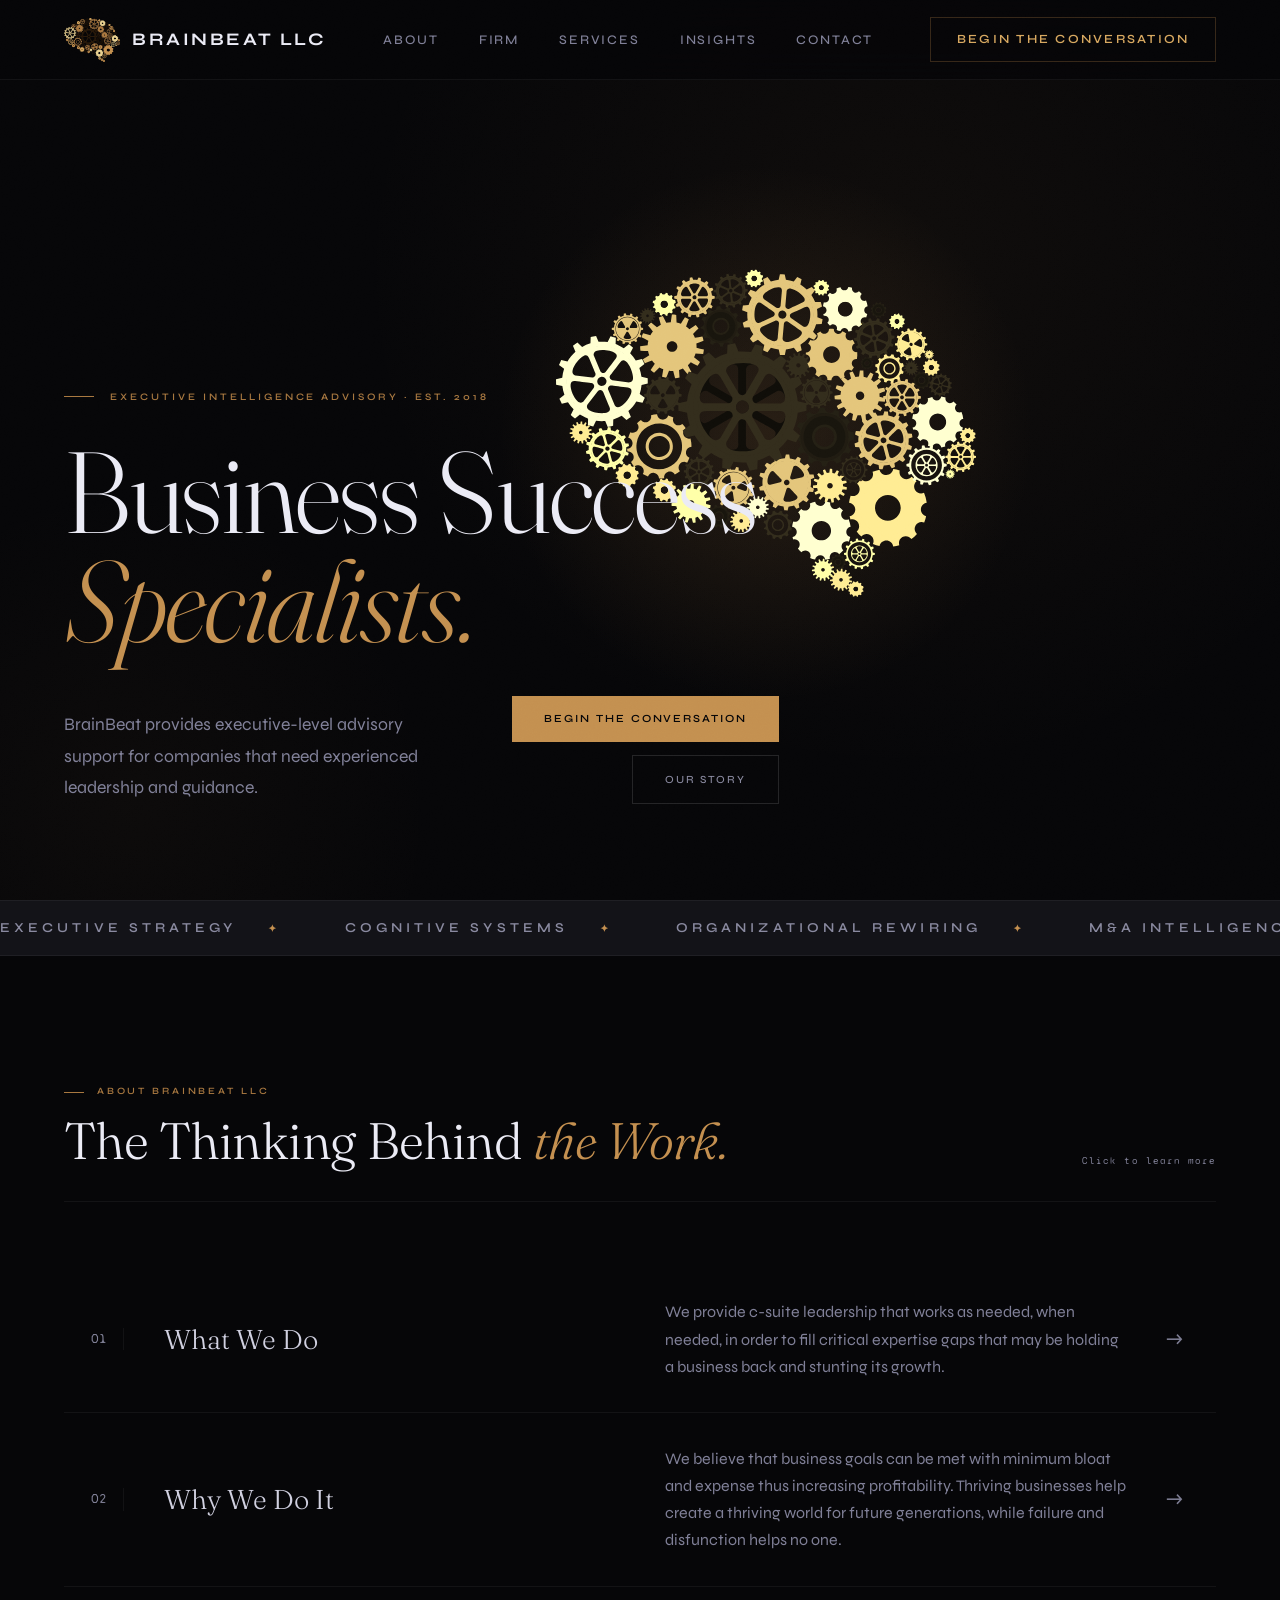
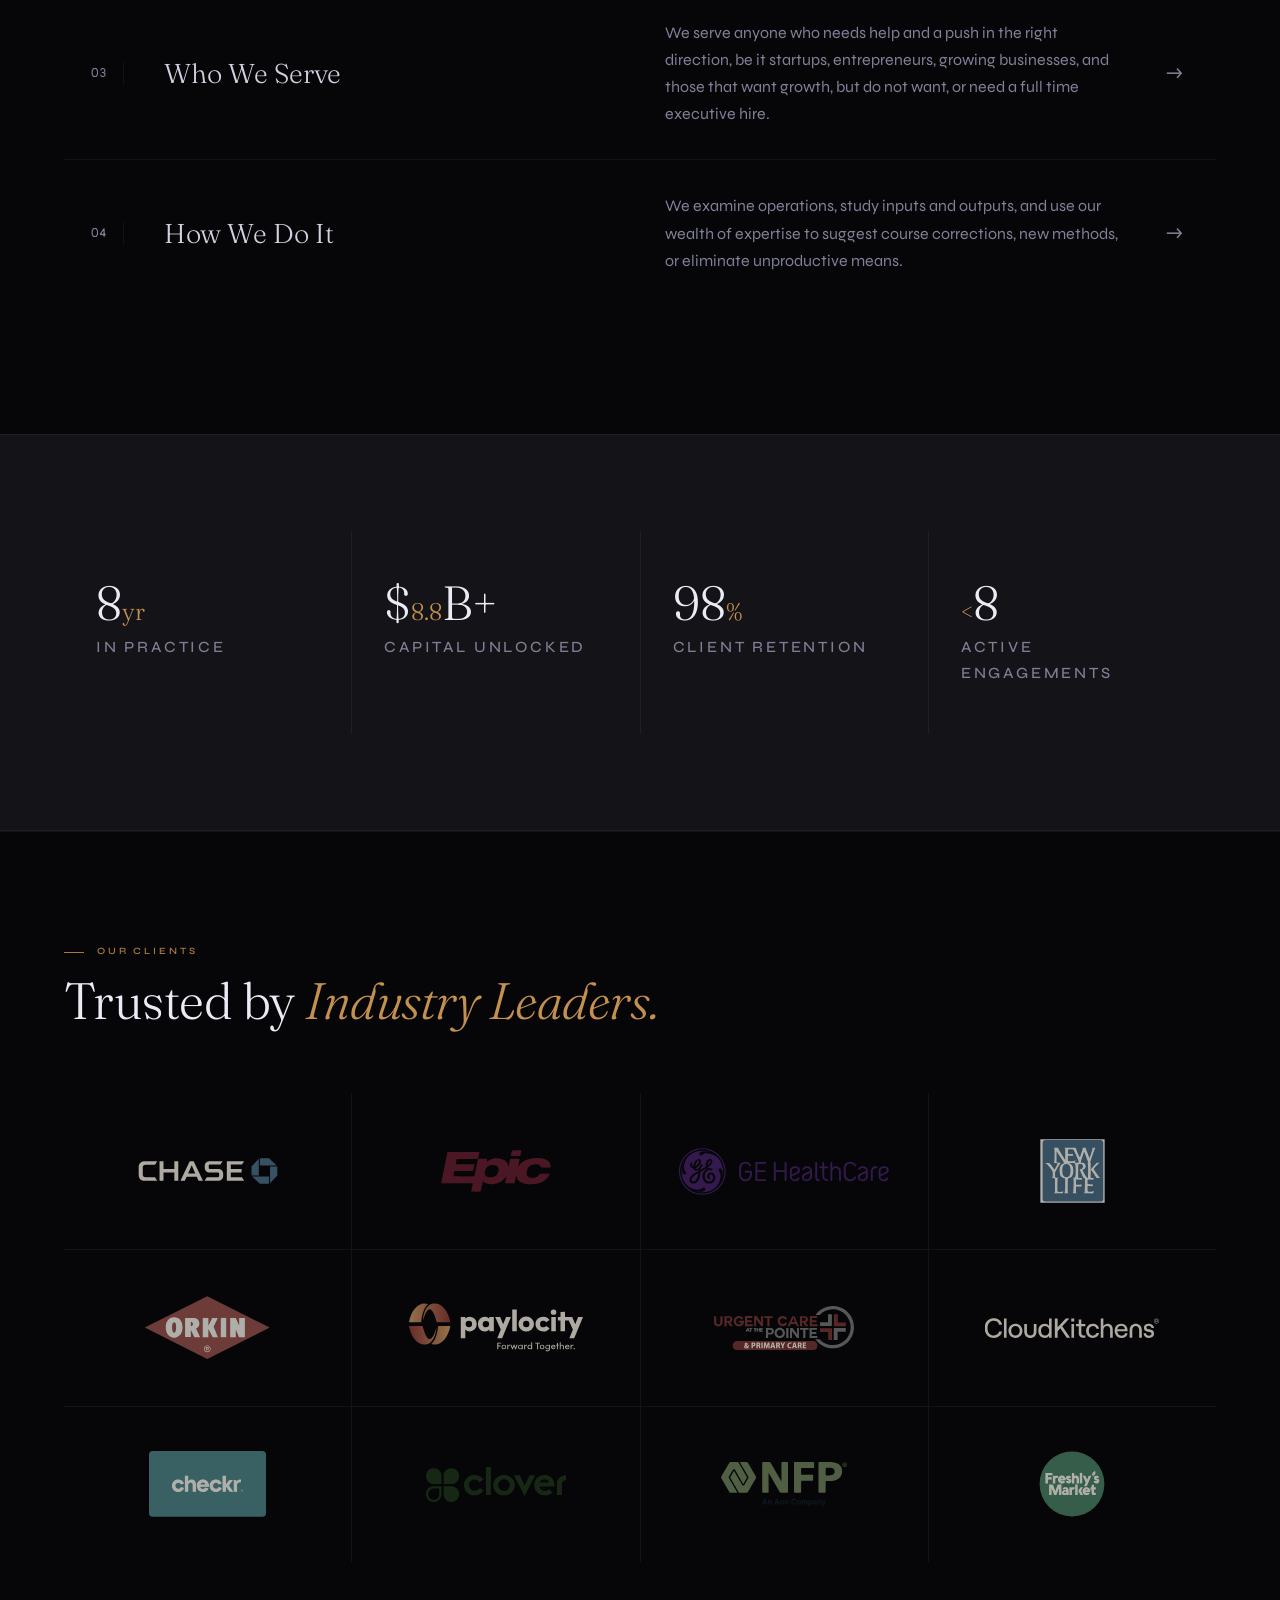
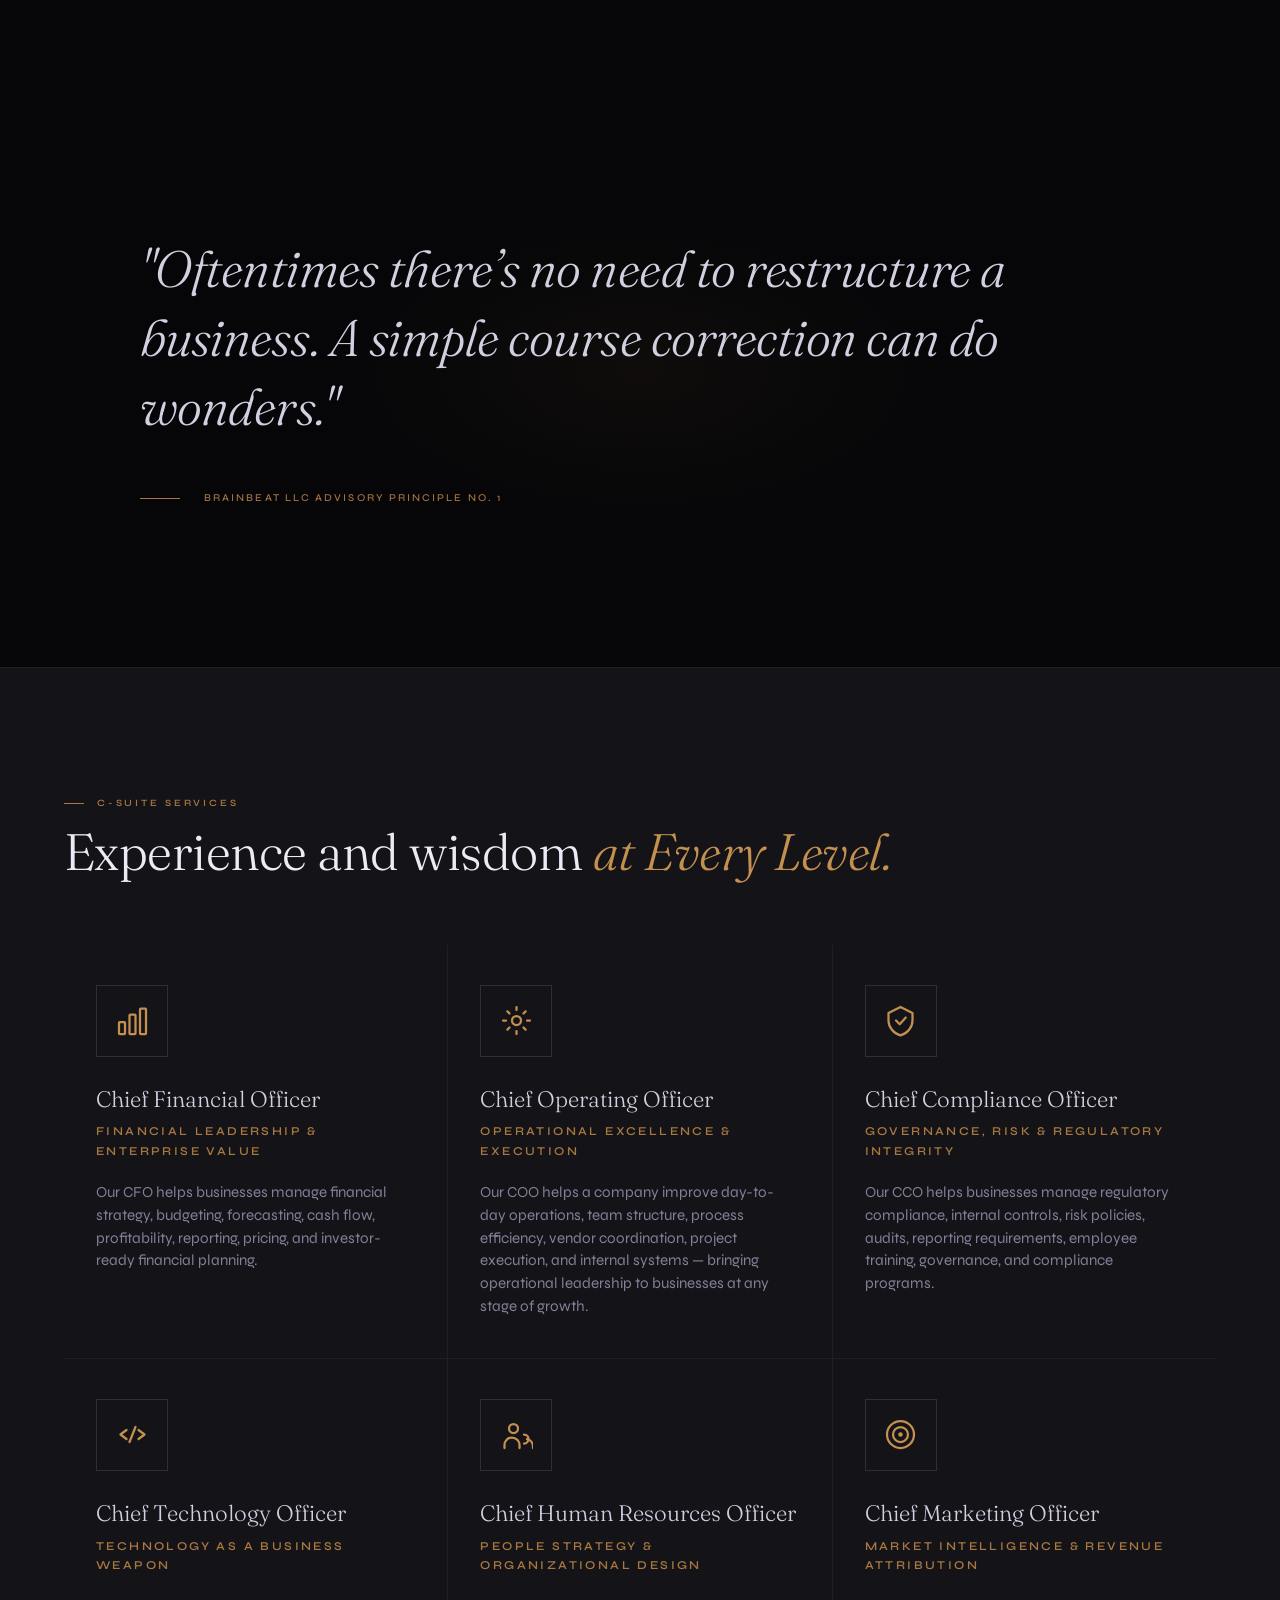
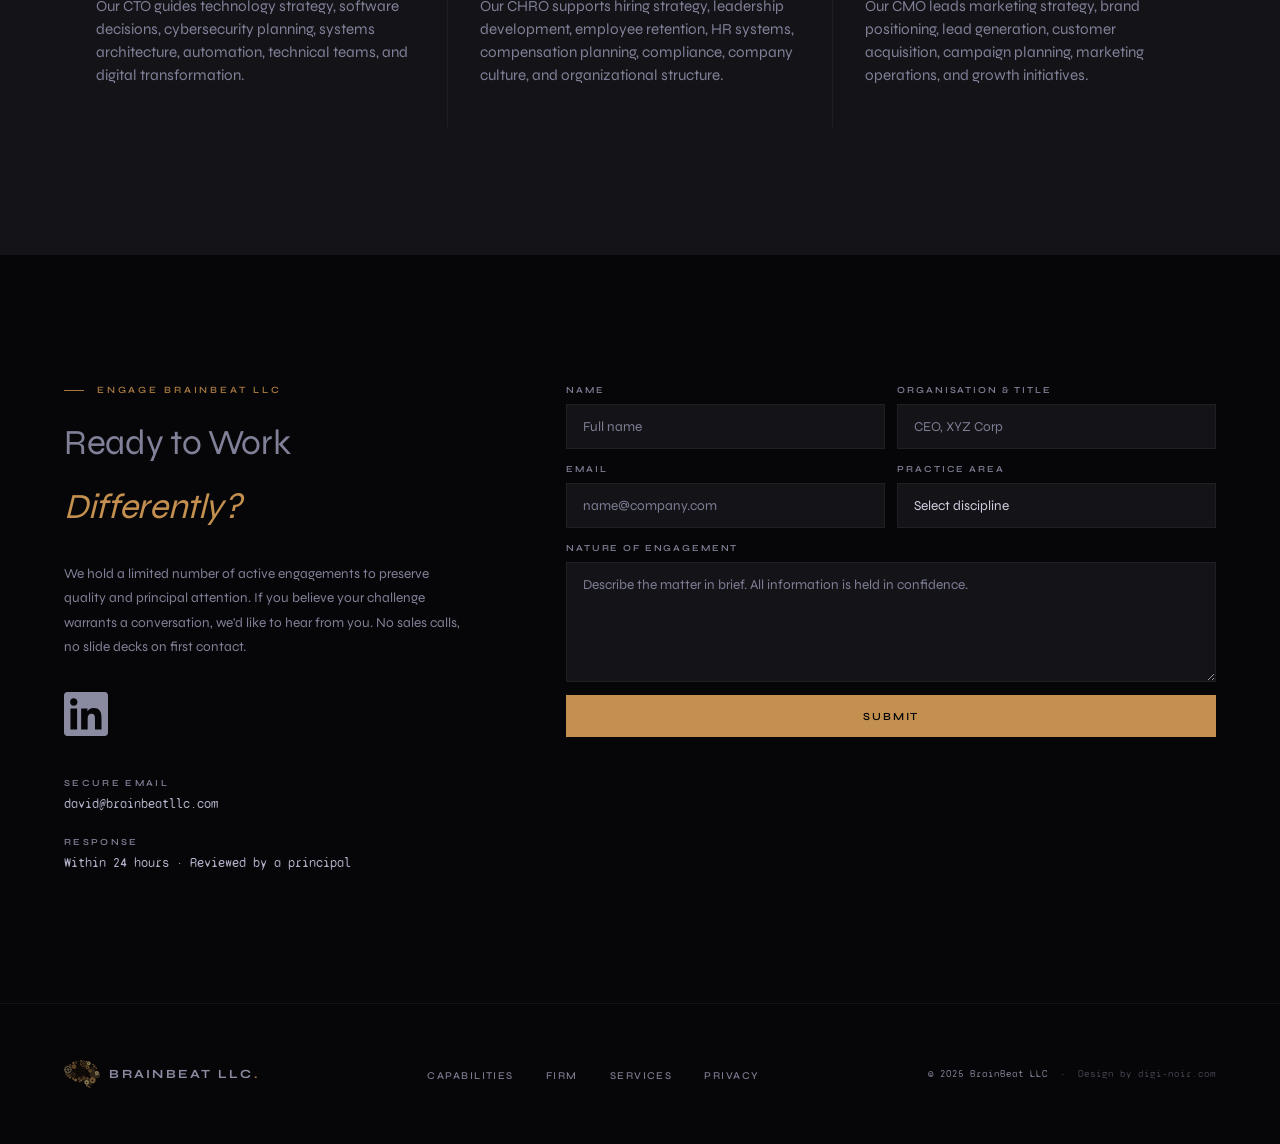
<file: index.html>
<!doctype html>
<html lang="en">
  <head>
    <meta charset="UTF-8" />
    <meta name="viewport" content="width=device-width, initial-scale=1.0" />
    <title>
      BrainBeat LLC | Business Advisory Success for Growing Businesses
    </title>

    <!-- Primary SEO -->
    <meta
      name="description"
      content="BrainBeat LLC provides C-suite consulting, executive advisory, strategic planning, leadership support, operations consulting, and executive services for growing companies."
    />
    <meta
      name="keywords"
      content="C-suite consulting, executive consulting, CEO consulting, COO consulting, CFO consulting, business strategy consultant, executive advisory, leadership consulting, operations consulting, corporate strategy, business growth consulting, management consulting, strategic planning, executive leadership services"
    />
    <meta name="author" content="BrainBeat LLC" />
    <meta name="robots" content="index, follow" />
    <link rel="canonical" href="https://www.brainbeatllc.com/" />
    <link rel="sitemap" type="application/xml" href="/sitemap.xml" />
    <link rel="icon" type="image/svg+xml" href="favicon.svg" />
    <link rel="icon" type="image/png" href="favicon.png" />
    <link rel="shortcut icon" href="favicon.png" />

    <!-- Open Graph (Facebook, LinkedIn, WhatsApp previews) -->
    <meta property="og:type" content="website" />
    <meta property="og:url" content="https://www.brainbeatllc.com/" />
    <meta
      property="og:title"
      content="BrainBeat LLC — Business insights for Executive Decision Making "
    />
    <meta
      property="og:description"
      content="Senior executive leadership, deployed as a fraction. BrainBeat embeds seasoned C-Suite principals into startups and growing SMBs to drive strategy, revenue, and organizational clarity."
    />
    <meta
      property="og:image"
      content="https://brainbeatllc.com/brain_and_gears_dark_executive.svg"
    />
    <meta property="og:site_name" content="BrainBeat LLC" />
    <meta property="og:locale" content="en_US" />
    <meta
      property="og:see_also"
      content="https://www.linkedin.com/company/brainbeatllc"
    />

    <!-- Twitter / X Card -->
    <meta name="twitter:card" content="summary_large_image" />
    <meta
      name="twitter:title"
      content="BrainBeat LLC — Business insights for Executive Decision Making "
    />
    <meta
      name="twitter:description"
      content="Senior executive leadership, deployed as a fraction. BrainBeat embeds seasoned C-Suite principals into startups and growing SMBs."
    />
    <meta name="twitter:image" content="brain_and_gears_dark_executive.svg" />

    <!-- Structured Data (Google rich results) -->
    <script type="application/ld+json">
      {
        "@context": "https://schema.org",
        "@type": "ProfessionalService",
        "name": "BrainBeat LLC",
        "url": "https://wwww.brainbeatllc.com",
        "logo": "	https://www.brainbeatllc.com/brain_and_gears_dark_executive.svg",
        "description": "business advisory for entrepreneurs, startups, and growing SMBs. Expert CFO, COO, CTO, CHRO, CMO, and CCO leadership without the full-time overhead.",

        "email": "david@brainbeatllc.com",
        "sameAs": ["https://www.linkedin.com/company/brainbeatllc"],
        "areaServed": "US",
        "serviceType": [
          "CFO Services",
          "COO Services",
          "CTO Services",
          "CHRO Services",
          "CMO Services",
          "CCO Services",
          "Executive Advisory",
          "Business Strategy Consulting",
          "Leadership Consulting",
          "Operations Consulting",
          "Strategic Planning",
          "C-Suite Consulting"
        ]
      }
    </script>

    <link
      href="https://fonts.googleapis.com/css2?family=Syne:wght@400;500;600;700;800&family=Syne+Mono&family=Fraunces:ital,opsz,wght@0,9..144,300;0,9..144,400;1,9..144,300;1,9..144,400&display=swap"
      rel="stylesheet"
    />
    <link rel="stylesheet" href="styles.css" />
  </head>
  <body>
    <a class="skip-link" href="#main-content">Skip to main content</a>

    <!-- NAV -->
    <nav>
      <a class="nav-logo" href="#">
        <img
          src="brain_and_gears_dark_executive.svg"
          alt="BrainBeat LLC"
          class="nav-logo-img"
        />
        <span class="nav-logo-text">BrainBeat LLC</span>
      </a>
      <ul class="nav-links">
        <li><a href="#about">About</a></li>
        <li><a href="#firm">Firm</a></li>
        <li><a href="#team">Services</a></li>
        <li><a href="insights/">Insights</a></li>
        <li><a href="#contact">Contact</a></li>
      </ul>
      <a class="nav-cta" href="#contact">Begin the Conversation</a>
      <button class="nav-hamburger" id="nav-hamburger" aria-label="Toggle menu">
        <span></span>
        <span></span>
        <span></span>
      </button>
    </nav>

    <!-- MOBILE DRAWER -->
    <div class="nav-drawer" id="nav-drawer">
      <a class="nav-drawer-link" href="#about">About</a>
      <a class="nav-drawer-link" href="#firm">Firm</a>
      <a class="nav-drawer-link" href="#team">Services</a>
      <a class="nav-drawer-link" href="insights/">Insights</a>
      <a class="nav-drawer-link" href="#contact">Contact</a>
      <a class="nav-drawer-cta" href="#contact">Begin the Conversation</a>
    </div>

    <!-- HERO -->
    <section class="hero" id="main-content">
      <div class="hero-gradient"></div>

      <div class="hero-logo-display">
        <img src="brain_and_gears_dark_executive.svg" alt="" />
      </div>

      <div class="hero-content">
        <div class="hero-label">
          Executive Intelligence Advisory · Est. 2018
        </div>
        <h1>Business Success<br /><em>Specialists.</em></h1>
        <div class="hero-bottom">
          <p class="hero-sub">
            BrainBeat provides executive-level advisory support for companies
            that need experienced leadership and guidance.
          </p>
          <div class="hero-actions">
            <a class="btn-primary" href="#contact">Begin the Conversation</a>
            <a class="btn-ghost" href="#about">Our Story</a>
          </div>
        </div>
      </div>
    </section>

    <!-- MARQUEE -->
    <div class="marquee-wrap">
      <div class="marquee-track">
        <span class="marquee-item">Executive Strategy</span>
        <span class="marquee-item">Cognitive Systems</span>
        <span class="marquee-item">Organizational Rewiring</span>
        <span class="marquee-item">M&A Intelligence</span>
        <span class="marquee-item">Revenue Architecture</span>
        <span class="marquee-item">C-Suite Succession</span>
        <span class="marquee-item">Board Advisory</span>
        <span class="marquee-item">Executive Strategy</span>
        <span class="marquee-item">Cognitive Systems</span>
        <span class="marquee-item">Organizational Rewiring</span>
        <span class="marquee-item">M&A Intelligence</span>
        <span class="marquee-item">Revenue Architecture</span>
        <span class="marquee-item">C-Suite Succession</span>
        <span class="marquee-item">Board Advisory</span>
      </div>
    </div>

    <!-- ABOUT -->
    <section class="services" id="about">
      <div class="services-header">
        <div>
          <div class="section-label">About BrainBeat LLC</div>
          <p class="section-title">The Thinking Behind <em>the Work.</em></p>
        </div>
        <span class="section-count">Click to learn more</span>
      </div>

      <div class="services-list">
        <div
          class="service-row"
          role="button"
          tabindex="0"
          data-num="01"
          data-title="What We Do"
          data-content="Rarely does a small or medium-sized organization have an executive team with expertise in all major business areas. Engaging a C-Suite executive through BrainBeat can help ensure you avoid costly mistakes that might either prolong or prevent the success of your business. They provide strategic solutions quickly and efficiently, often more cost-effectively than hiring someone with less experience or not hiring anyone at all."
        >
          <span class="service-row-num">01</span>
          <span class="service-row-name">What We Do</span>
          <span class="service-row-desc"
            >We provide c-suite leadership that works as needed, when
            needed, in order to fill critical expertise gaps that may be holding
            a business back and stunting its growth.</span
          >
          <span class="service-row-arrow">→</span>
        </div>
        <div
          class="service-row"
          role="button"
          tabindex="0"
          data-num="02"
          data-title="Why We Do It"
          data-content="Our C-Suite executives have extensive experience at large corporations, have successfully started and maintained their own businesses, and are now focused on utilizing their specialized leadership skills to help a new generation of startups and early-growth companies achieve similar success. Assisting new entrepreneurs and strategizing for sustainability in an ever-changing work environment are passions for each of our C-Suite executives."
        >
          <span class="service-row-num">02</span>
          <span class="service-row-name">Why We Do It</span>
          <span class="service-row-desc"
            >We believe that business goals can be met with minimum bloat and expense thus increasing profitability. Thriving
            businesses help create a thriving world for future generations, while failure
            and disfunction helps no one.</span
          >
          <span class="service-row-arrow">→</span>
        </div>
        <div
          class="service-row"
          role="button"
          tabindex="0"
          data-num="03"
          data-title="Who We Serve"
          data-content="We serve entrepreneurs, startups, and growing SMBs facing unique challenges such as limited resources, lack of C-level expertise, and the need for flexible solutions — whether part-time support, full-time project-based engagement, or interim leadership during transitions."
        >
          <span class="service-row-num">03</span>
          <span class="service-row-name">Who We Serve</span>
          <span class="service-row-desc"
            >We serve anyone who needs help and a push in the right direction, be it startups, entrepreneurs, growing businesses, and those that want growth, but do not want, or need a full time executive hire.</span
          >
          <span class="service-row-arrow">→</span>
        </div>
        <div
          class="service-row"
          role="button"
          tabindex="0"
          data-num="04"
          data-title="How We Do It"
          data-content="We become an extension of internal teams, leveraging insider knowledge to avoid mistakes and execute effective strategies. We meet the demands of cost-consciousness and provide easy termination options for risk-free engagement."
        >
          <span class="service-row-num">04</span>
          <span class="service-row-name">How We Do It</span>
          <span class="service-row-desc"
            >We examine operations, study inputs and outputs, and use our wealth of expertise to suggest course corrections, new methods, or eliminate unproductive means.</span
          >
          <span class="service-row-arrow">→</span>
        </div>
      </div>
    </section>

    <!-- STATS -->
    <section class="stats" id="firm">
      <div class="stats-inner">
        <div class="stat-block">
          <div class="stat-value">8<span class="stat-unit">yr</span></div>
          <div class="stat-label">In Practice</div>
        </div>
        <div class="stat-block">
          <div class="stat-value">$<span class="stat-unit">8.8</span>B+</div>
          <div class="stat-label">Capital Unlocked</div>
        </div>
        <div class="stat-block">
          <div class="stat-value">98<span class="stat-unit">%</span></div>
          <div class="stat-label">Client Retention</div>
        </div>
        <div class="stat-block">
          <div class="stat-value"><span class="stat-unit">&lt;</span>8</div>
          <div class="stat-label">Active Engagements</div>
        </div>
      </div>
    </section>

    <!-- CLIENTS -->
    <!-- To use real logos: replace each <span class="client-placeholder"> with <img class="client-logo-img" src="clients/company.svg" alt="Company Name" /> -->
    <section class="clients" id="clients" aria-label="Our clients">
      <div class="clients-header">
        <div class="section-label">Our Clients</div>
        <p class="section-title">Trusted by <em>Industry Leaders.</em></p>
      </div>
      <div class="clients-grid">
        <div class="client-item">
          <img
            class="client-logo-img"
            src="logos/Chase_logo_2007.svg"
            alt="Chase"
          />
        </div>
        <div class="client-item">
          <img
            class="client-logo-img"
            src="logos/Epic_Systems.svg"
            alt="Epic Systems"
          />
        </div>
        <div class="client-item">
          <img
            class="client-logo-img client-logo-img--zoom"
            src="logos/GE_HealthCare_logo_2023.svg"
            alt="GE HealthCare"
          />
        </div>
        <div class="client-item">
          <img
            class="client-logo-img client-logo-img--lg"
            src="logos/Logo_New_York_Life.svg"
            alt="New York Life"
          />
        </div>
        <div class="client-item">
          <img
            class="client-logo-img client-logo-img--lg"
            src="logos/Orkin_Logo.svg"
            alt="Orkin"
          />
        </div>
        <div class="client-item">
          <img
            class="client-logo-img"
            src="logos/Paylocity_logo.svg"
            alt="Paylocity"
            style="transform: scale(1.25)"
          />
        </div>
        <div class="client-item">
          <img
            class="client-logo-img"
            src="logos/UCP-Urgent-Primary-Logo.svg"
            alt="UCP Urgent Care"
          />
        </div>
        <div class="client-item">
          <img
            class="client-logo-img"
            src="logos/aQH9iLpReVYa3ym8_cloudkitchens-logo.svg"
            alt="Cloud Kitchens"
            style="transform: scale(1.25)"
          />
        </div>
        <div class="client-item">
          <img
            class="client-logo-img client-logo-img--lg"
            src="logos/checkr_brand_02.svg"
            alt="Checkr"
          />
        </div>
        <div class="client-item">
          <img class="client-logo-img" src="logos/clover.svg" alt="Clover" />
        </div>
        <div class="client-item">
          <img
            class="client-logo-img"
            src="logos/nfp-aon.svg"
            alt="NFP an Aon Company"
          />
        </div>
        <div class="client-item">
          <img
            class="client-logo-img client-logo-img--lg"
            src="logos/Freshlys-Market-Logo-Circle-no-tag.svg"
            alt="Freshly's Market"
          />
        </div>
      </div>
    </section>

    <!-- STATEMENT -->
    <section class="statement">
      <div class="statement-glow"></div>
      <div class="statement-inner">
        <p class="statement-quote">
          "Oftentimes there’s no need to restructure a business. A simple course
          correction can do wonders."
        </p>
        <div class="statement-attr">
          <div class="statement-attr-line"></div>
          <span class="statement-attr-text"
            >BrainBeat LLC Advisory Principle No. 1</span
          >
        </div>
      </div>
    </section>

    <!-- C-SUITE SERVICES -->
    <section class="team" id="team">
      <div class="team-header">
        <div>
          <div class="section-label">C-Suite Services</div>
          <p class="section-title">
            Experience and wisdom <em>at Every Level.</em>
          </p>
        </div>
      </div>
      <div class="team-grid">
        <!-- CFO -->
        <div class="team-card">
          <div class="team-initial-block">
            <svg
              width="33"
              height="33"
              viewBox="0 0 22 22"
              fill="none"
              stroke="currentColor"
              stroke-width="1.5"
              stroke-linecap="round"
              stroke-linejoin="round"
            >
              <rect x="2" y="12" width="4" height="8" rx="0.5" />
              <rect x="9" y="7" width="4" height="13" rx="0.5" />
              <rect x="16" y="3" width="4" height="17" rx="0.5" />
            </svg>
          </div>
          <h2 class="team-name">Chief Financial Officer</h2>
          <div class="team-title">Financial Leadership & Enterprise Value</div>
          <div class="csuite-points">
            <p>
              Our CFO helps businesses manage financial strategy,
              budgeting, forecasting, cash flow, profitability, reporting,
              pricing, and investor-ready financial planning.
            </p>
          </div>
        </div>

        <!-- COO -->
        <div class="team-card">
          <div class="team-initial-block">
            <svg
              width="33"
              height="33"
              viewBox="0 0 22 22"
              fill="none"
              stroke="currentColor"
              stroke-width="1.5"
              stroke-linecap="round"
              stroke-linejoin="round"
            >
              <circle cx="11" cy="11" r="3" />
              <path
                d="M11 2v2M11 18v2M2 11h2M18 11h2M4.93 4.93l1.41 1.41M15.66 15.66l1.41 1.41M4.93 17.07l1.41-1.41M15.66 6.34l1.41-1.41"
              />
            </svg>
          </div>
          <h2 class="team-name">Chief Operating Officer</h2>
          <div class="team-title">Operational Excellence & Execution</div>
          <div class="csuite-points">
            <p>
              Our COO helps a company improve day-to-day operations,
              team structure, process efficiency, vendor coordination, project
              execution, and internal systems — bringing operational leadership
              to businesses at any stage of growth.
            </p>
          </div>
        </div>

        <!-- CCO -->
        <div class="team-card">
          <div class="team-initial-block">
            <svg
              width="33"
              height="33"
              viewBox="0 0 22 22"
              fill="none"
              stroke="currentColor"
              stroke-width="1.5"
              stroke-linecap="round"
              stroke-linejoin="round"
            >
              <path
                d="M11 2L3 6v5c0 4.5 3.4 8.7 8 9.9 4.6-1.2 8-5.4 8-9.9V6L11 2z"
              />
              <polyline points="8,11 10.5,13.5 14.5,9" />
            </svg>
          </div>
          <h2 class="team-name">Chief Compliance Officer</h2>
          <div class="team-title">Governance, Risk & Regulatory Integrity</div>
          <div class="csuite-points">
            <p>
              Our CCO helps businesses manage regulatory compliance,
              internal controls, risk policies, audits, reporting requirements,
              employee training, governance, and compliance programs.
            </p>
          </div>
        </div>

        <!-- CTO -->
        <div class="team-card">
          <div class="team-initial-block">
            <svg
              width="33"
              height="33"
              viewBox="0 0 22 22"
              fill="none"
              stroke="currentColor"
              stroke-width="1.5"
              stroke-linecap="round"
              stroke-linejoin="round"
            >
              <polyline points="7,8 3,11 7,14" />
              <polyline points="15,8 19,11 15,14" />
              <line x1="13" y1="6" x2="9" y2="16" />
            </svg>
          </div>
          <h2 class="team-name">Chief Technology Officer</h2>
          <div class="team-title">Technology as a Business Weapon</div>
          <div class="csuite-points">
            <p>
              Our CTO guides technology strategy, software decisions,
              cybersecurity planning, systems architecture, automation,
              technical teams, and digital transformation.
            </p>
          </div>
        </div>

        <!-- CHRO -->
        <div class="team-card">
          <div class="team-initial-block">
            <svg
              width="33"
              height="33"
              viewBox="0 0 22 22"
              fill="none"
              stroke="currentColor"
              stroke-width="1.5"
              stroke-linecap="round"
              stroke-linejoin="round"
            >
              <circle cx="9" cy="7" r="3" />
              <path d="M3 20v-2a5 5 0 0 1 10 0v2" />
              <path d="M16 11a3 3 0 0 1 0 6" />
              <path d="M22 20v-1a5 5 0 0 0-4-4.9" />
            </svg>
          </div>
          <h2 class="team-name">Chief Human Resources Officer</h2>
          <div class="team-title">People Strategy & Organizational Design</div>
          <div class="csuite-points">
            <p>
              Our CHRO supports hiring strategy, leadership
              development, employee retention, HR systems, compensation
              planning, compliance, company culture, and organizational
              structure.
            </p>
          </div>
        </div>

        <!-- CMO -->
        <div class="team-card">
          <div class="team-initial-block">
            <svg
              width="33"
              height="33"
              viewBox="0 0 22 22"
              fill="none"
              stroke="currentColor"
              stroke-width="1.5"
              stroke-linecap="round"
              stroke-linejoin="round"
            >
              <circle cx="11" cy="11" r="9" />
              <circle cx="11" cy="11" r="5" />
              <circle
                cx="11"
                cy="11"
                r="1.5"
                fill="currentColor"
                stroke="none"
              />
            </svg>
          </div>
          <h2 class="team-name">Chief Marketing Officer</h2>
          <div class="team-title">
            Market Intelligence & Revenue Attribution
          </div>
          <div class="csuite-points">
            <p>
              Our CMO leads marketing strategy, brand positioning, lead
              generation, customer acquisition, campaign planning, marketing
              operations, and growth initiatives.
            </p>
          </div>
        </div>
      </div>
    </section>

    <!-- CONTACT -->
    <section class="contact" id="contact">
      <div class="contact-inner">
        <div class="contact-left">
          <div class="section-label">Engage BrainBeat LLC</div>
          <p class="section-title">Ready to Work <em>Differently?</em></p>
          <p>
            We hold a limited number of active engagements to preserve quality
            and principal attention. If you believe your challenge warrants a
            conversation, we'd like to hear from you. No sales calls, no slide
            decks on first contact.
          </p>
          <div class="contact-meta">
            <a
              href="https://www.linkedin.com/company/brainbeatllc"
              target="_blank"
              rel="noopener noreferrer"
              aria-label="BrainBeat LLC on LinkedIn"
              style="
                display: inline-block;
                color: var(--text-mid);
                transition: color 0.2s;
                margin-bottom: 0.8rem;
              "
            >
              <svg
                width="44"
                height="44"
                viewBox="0 0 24 24"
                fill="currentColor"
                xmlns="http://www.w3.org/2000/svg"
              >
                <path
                  d="M20.447 20.452H16.89v-5.569c0-1.328-.027-3.037-1.852-3.037-1.853 0-2.136 1.445-2.136 2.939v5.667H9.351V9h3.414v1.561h.046c.477-.9 1.637-1.85 3.37-1.85 3.601 0 4.267 2.37 4.267 5.455v6.286zM5.337 7.433a1.98 1.98 0 0 1-1.981-1.981 1.98 1.98 0 0 1 1.981-1.981c1.094 0 1.98.887 1.98 1.981a1.98 1.98 0 0 1-1.98 1.981zm1.808 13.019H3.53V9h3.615v11.452zM22.225 0H1.771C.792 0 0 .774 0 1.729v20.542C0 23.227.792 24 1.771 24h20.451C23.2 24 24 23.227 24 22.271V1.729C24 .774 23.2 0 22.222 0h.003z"
                />
              </svg>
            </a>
            <div class="contact-meta-item">
              <span class="contact-meta-label">Secure Email</span>
              <span class="contact-meta-value">david@brainbeatllc.com</span>
            </div>
            <div class="contact-meta-item">
              <span class="contact-meta-label">Response</span>
              <span class="contact-meta-value"
                >Within 24 hours · Reviewed by a principal</span
              >
            </div>
          </div>
        </div>

        <form
          class="contact-form"
          action="https://formspree.io/f/mjgzgzpl"
          method="POST"
        >
          <div class="form-row">
            <div class="form-group">
              <label for="field-name">Name</label>
              <input
                id="field-name"
                type="text"
                name="name"
                placeholder="Full name"
                required
                aria-required="true"
              />
            </div>
            <div class="form-group">
              <label for="field-org">Organisation & Title</label>
              <input
                id="field-org"
                type="text"
                name="organization"
                placeholder="CEO, XYZ Corp"
              />
            </div>
          </div>
          <div class="form-row">
            <div class="form-group">
              <label for="field-email">Email</label>
              <input
                id="field-email"
                type="email"
                name="email"
                placeholder="name@company.com"
                required
                aria-required="true"
              />
            </div>
            <div class="form-group">
              <label for="field-practice">Practice Area</label>
              <select id="field-practice" name="practice_area">
                <option value="" disabled selected>Select discipline</option>
                <option>Executive Strategy & Decision Architecture</option>
                <option>Organizational Rewiring</option>
                <option>Revenue & Growth Architecture</option>
                <option>M&A Intelligence & Integration</option>
                <option>C-Suite Transition & Succession</option>
                <option>Board Advisory & Investor Relations</option>
              </select>
            </div>
          </div>
          <div class="form-group">
            <label for="field-message">Nature of Engagement</label>
            <textarea
              id="field-message"
              name="message"
              placeholder="Describe the matter in brief. All information is held in confidence."
              required
              aria-required="true"
            ></textarea>
          </div>
          <button
            type="submit"
            id="contact-submit"
            class="btn-primary"
            style="border: none; cursor: pointer"
          >
            Submit
          </button>
          <p
            id="form-success"
            role="status"
            aria-live="polite"
            style="
              display: none;
              font-family: &quot;Syne&quot;, sans-serif;
              font-size: 0.85rem;
              color: var(--accent-mid);
              margin-top: 0.5rem;
              letter-spacing: 0.05em;
            "
          >
            Your message has been received. A principal will respond within 24
            hours.
          </p>
          <p
            id="form-error"
            role="alert"
            aria-live="assertive"
            style="
              display: none;
              font-family: &quot;Syne&quot;, sans-serif;
              font-size: 0.85rem;
              color: var(--red);
              margin-top: 0.5rem;
              letter-spacing: 0.05em;
            "
          >
            Something went wrong. Please email us directly at
            david@brainbeatllc.com.
          </p>
        </form>
      </div>
    </section>

    <!-- FOOTER -->
    <footer>
      <div class="footer-inner">
        <a class="footer-logo" href="#">
          <img
            src="brain_and_gears_dark_executive.svg"
            alt="BrainBeat LLC"
            class="footer-logo-img"
          />
          <span class="footer-logo-wordmark">BrainBeat LLC<span>.</span></span>
        </a>
        <ul class="footer-links">
          <li><a href="#">Capabilities</a></li>
          <li><a href="#">Firm</a></li>
          <li><a href="#">Services</a></li>
          <li><a href="#">Privacy</a></li>
        </ul>
        <span class="footer-copy"
          >© 2025 BrainBeat LLC &nbsp;·&nbsp;
          <a
            href="https://www.digi-noir.com"
            target="_blank"
            rel="noopener"
            style="color: inherit; text-decoration: none; opacity: 0.5"
            >Design by digi-noir.com</a
          ></span
        >
      </div>
    </footer>

    <!-- MODAL -->
    <div
      class="modal-overlay"
      id="service-modal"
      role="dialog"
      aria-modal="true"
      aria-labelledby="modal-title"
    >
      <div class="modal-panel">
        <button class="modal-close" id="modal-close" aria-label="Close">
          ✕
        </button>
        <div class="modal-eyebrow" id="modal-eyebrow"></div>
        <h3 class="modal-title" id="modal-title"></h3>
        <p class="modal-body" id="modal-body"></p>
      </div>
    </div>

    <script src="main.js"></script>
  </body>
</html>
</file>
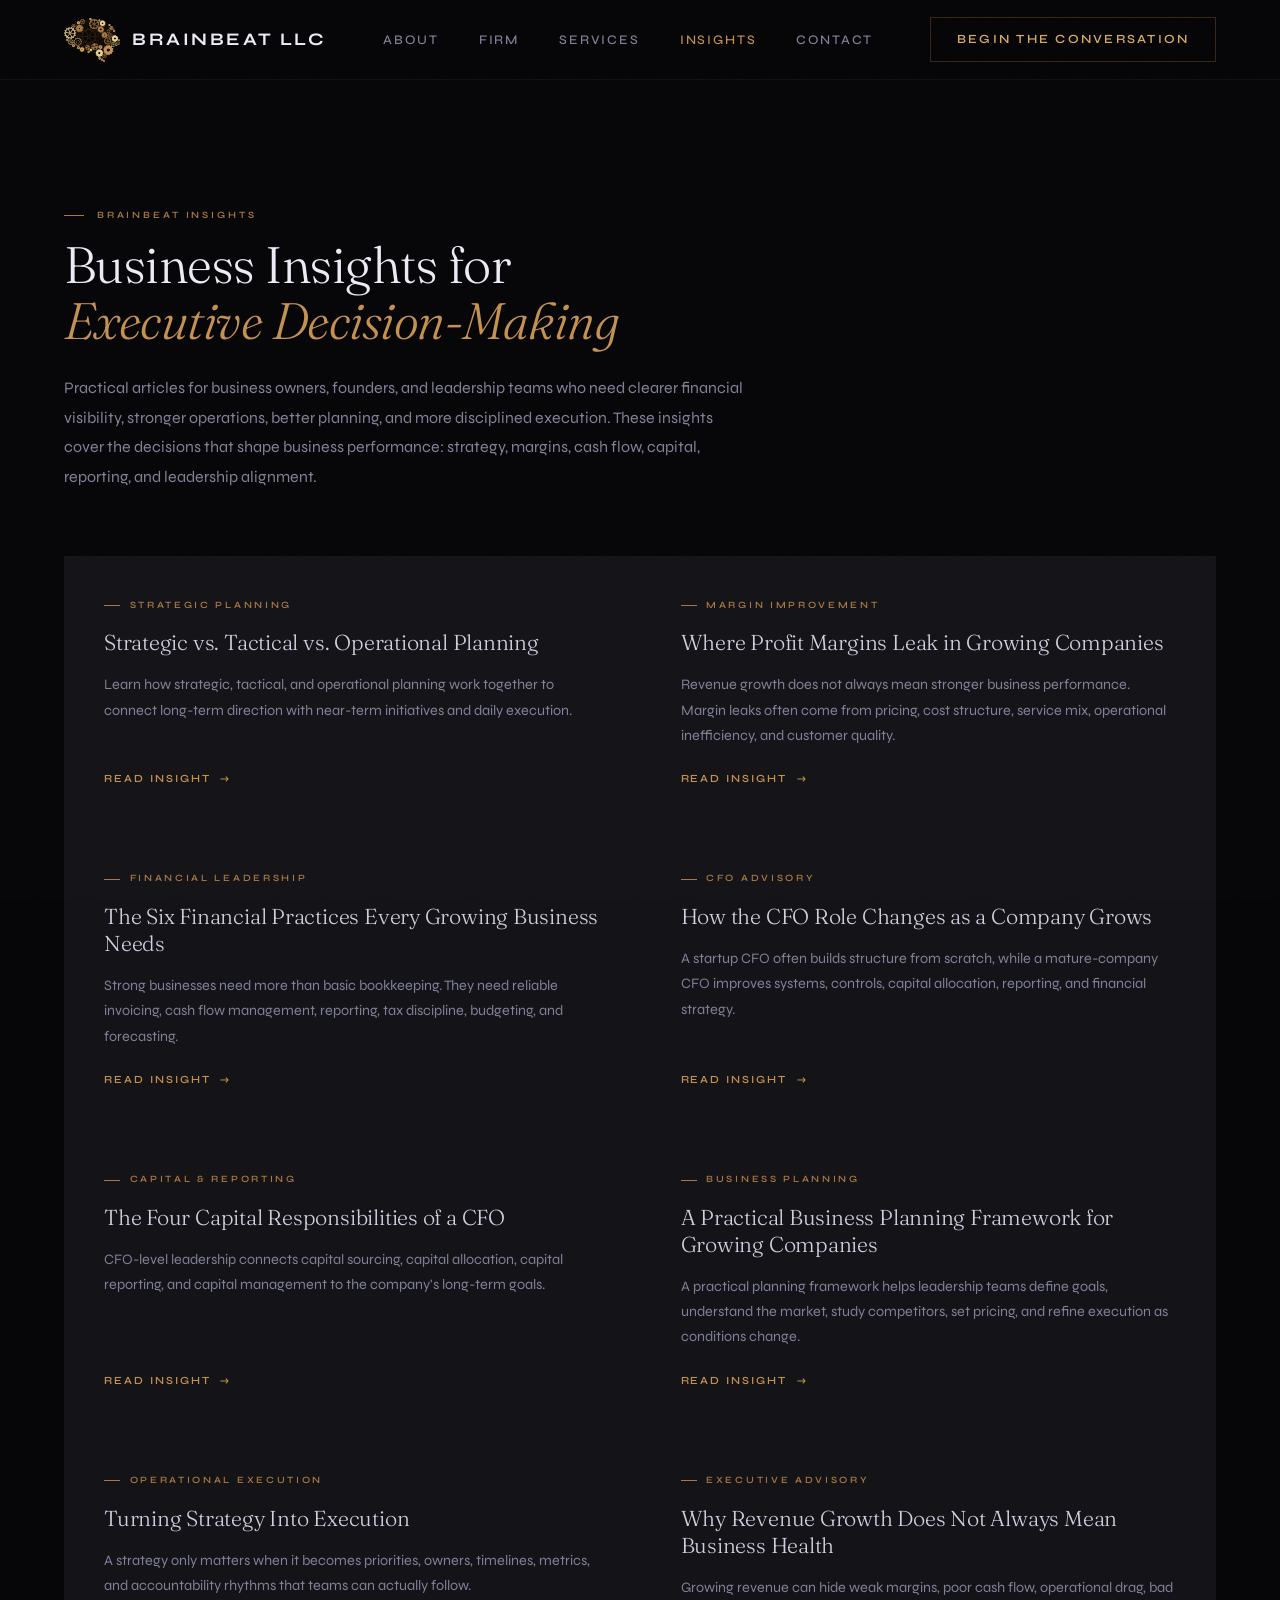
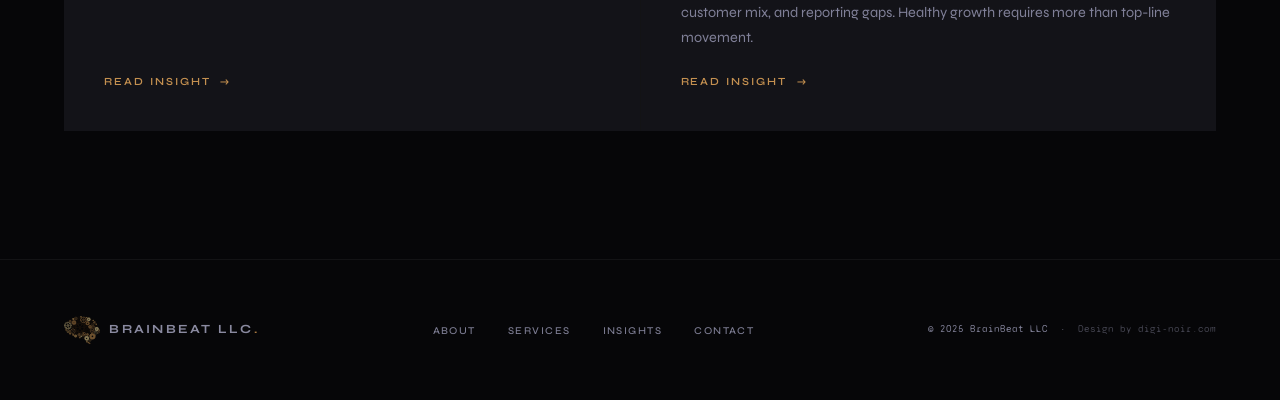
<file: insights/index.html>
<!doctype html>
<html lang="en">
  <head>
    <meta charset="UTF-8" />
    <meta name="viewport" content="width=device-width, initial-scale=1.0" />
    <title>Business Insights for Executive Decision-Making | BrainBeat LLC</title>
    <meta
      name="description"
      content="Practical business insights from BrainBeat LLC on strategic planning, financial clarity, operational execution, margin improvement, compliance, and C-suite leadership."
    />
    <meta name="author" content="BrainBeat LLC" />
    <meta name="robots" content="index, follow" />
    <link rel="canonical" href="https://www.brainbeatllc.com/insights/" />
    <link rel="icon" type="image/svg+xml" href="../favicon.svg" />
    <link rel="icon" type="image/png" href="../favicon.png" />
    <link rel="shortcut icon" href="../favicon.png" />
    <link
      href="https://fonts.googleapis.com/css2?family=Syne:wght@400;500;600;700;800&family=Syne+Mono&family=Fraunces:ital,opsz,wght@0,9..144,300;0,9..144,400;1,9..144,300;1,9..144,400&display=swap"
      rel="stylesheet"
    />
    <link rel="stylesheet" href="../styles.css" />
  </head>
  <body>
    <a class="skip-link" href="#insights-content">Skip to main content</a>

    <!-- NAV -->
    <nav>
      <a class="nav-logo" href="../">
        <img
          src="../brain_and_gears_dark_executive.svg"
          alt="BrainBeat LLC"
          class="nav-logo-img"
        />
        <span class="nav-logo-text">BrainBeat LLC</span>
      </a>
      <ul class="nav-links">
        <li><a href="../#about">About</a></li>
        <li><a href="../#firm">Firm</a></li>
        <li><a href="../#team">Services</a></li>
        <li><a href="index.html" class="nav-link-active">Insights</a></li>
        <li><a href="../#contact">Contact</a></li>
      </ul>
      <a class="nav-cta" href="../#contact">Begin the Conversation</a>
      <button class="nav-hamburger" id="nav-hamburger" aria-label="Toggle menu">
        <span></span>
        <span></span>
        <span></span>
      </button>
    </nav>

    <!-- MOBILE DRAWER -->
    <div class="nav-drawer" id="nav-drawer">
      <a class="nav-drawer-link" href="../#about">About</a>
      <a class="nav-drawer-link" href="../#firm">Firm</a>
      <a class="nav-drawer-link" href="../#team">Services</a>
      <a class="nav-drawer-link" href="index.html">Insights</a>
      <a class="nav-drawer-link" href="../#contact">Contact</a>
      <a class="nav-drawer-cta" href="../#contact">Begin the Conversation</a>
    </div>

    <!-- INSIGHTS HUB -->
    <main id="insights-content">
      <section class="insights-hub" style="padding-top: calc(8rem + 80px);">
        <div class="insights-hub-header">
          <p class="section-label">BrainBeat Insights</p>
          <h1 class="section-title">Business Insights for<br /><em>Executive Decision-Making</em></h1>
          <p class="insights-intro">
            Practical articles for business owners, founders, and leadership teams who need clearer financial visibility, stronger operations, better planning, and more disciplined execution. These insights cover the decisions that shape business performance: strategy, margins, cash flow, capital, reporting, and leadership alignment.
          </p>
        </div>

        <div class="insights-grid">

          <a class="insight-card" href="strategic-vs-tactical-vs-operational-planning.html">
            <p class="insight-card-category">Strategic Planning</p>
            <h2 class="insight-card-title">Strategic vs. Tactical vs. Operational Planning</h2>
            <p class="insight-card-excerpt">Learn how strategic, tactical, and operational planning work together to connect long-term direction with near-term initiatives and daily execution.</p>
            <span class="insight-card-cta">Read insight &nbsp;→</span>
          </a>

          <a class="insight-card" href="where-profit-margins-leak.html">
            <p class="insight-card-category">Margin Improvement</p>
            <h2 class="insight-card-title">Where Profit Margins Leak in Growing Companies</h2>
            <p class="insight-card-excerpt">Revenue growth does not always mean stronger business performance. Margin leaks often come from pricing, cost structure, service mix, operational inefficiency, and customer quality.</p>
            <span class="insight-card-cta">Read insight &nbsp;→</span>
          </a>

          <a class="insight-card" href="financial-practices-growing-business.html">
            <p class="insight-card-category">Financial Leadership</p>
            <h2 class="insight-card-title">The Six Financial Practices Every Growing Business Needs</h2>
            <p class="insight-card-excerpt">Strong businesses need more than basic bookkeeping. They need reliable invoicing, cash flow management, reporting, tax discipline, budgeting, and forecasting.</p>
            <span class="insight-card-cta">Read insight &nbsp;→</span>
          </a>

          <a class="insight-card" href="how-the-cfo-role-changes.html">
            <p class="insight-card-category">CFO Advisory</p>
            <h2 class="insight-card-title">How the CFO Role Changes as a Company Grows</h2>
            <p class="insight-card-excerpt">A startup CFO often builds structure from scratch, while a mature-company CFO improves systems, controls, capital allocation, reporting, and financial strategy.</p>
            <span class="insight-card-cta">Read insight &nbsp;→</span>
          </a>

          <a class="insight-card" href="four-capital-responsibilities-of-a-cfo.html">
            <p class="insight-card-category">Capital &amp; Reporting</p>
            <h2 class="insight-card-title">The Four Capital Responsibilities of a CFO</h2>
            <p class="insight-card-excerpt">CFO-level leadership connects capital sourcing, capital allocation, capital reporting, and capital management to the company's long-term goals.</p>
            <span class="insight-card-cta">Read insight &nbsp;→</span>
          </a>

          <a class="insight-card" href="business-planning-framework.html">
            <p class="insight-card-category">Business Planning</p>
            <h2 class="insight-card-title">A Practical Business Planning Framework for Growing Companies</h2>
            <p class="insight-card-excerpt">A practical planning framework helps leadership teams define goals, understand the market, study competitors, set pricing, and refine execution as conditions change.</p>
            <span class="insight-card-cta">Read insight &nbsp;→</span>
          </a>

          <a class="insight-card" href="turning-strategy-into-execution.html">
            <p class="insight-card-category">Operational Execution</p>
            <h2 class="insight-card-title">Turning Strategy Into Execution</h2>
            <p class="insight-card-excerpt">A strategy only matters when it becomes priorities, owners, timelines, metrics, and accountability rhythms that teams can actually follow.</p>
            <span class="insight-card-cta">Read insight &nbsp;→</span>
          </a>

          <a class="insight-card" href="revenue-growth-vs-business-health.html">
            <p class="insight-card-category">Executive Advisory</p>
            <h2 class="insight-card-title">Why Revenue Growth Does Not Always Mean Business Health</h2>
            <p class="insight-card-excerpt">Growing revenue can hide weak margins, poor cash flow, operational drag, bad customer mix, and reporting gaps. Healthy growth requires more than top-line movement.</p>
            <span class="insight-card-cta">Read insight &nbsp;→</span>
          </a>

        </div>
      </section>
    </main>

    <!-- FOOTER -->
    <footer>
      <div class="footer-inner">
        <a class="footer-logo" href="../">
          <img
            src="../brain_and_gears_dark_executive.svg"
            alt="BrainBeat LLC"
            class="footer-logo-img"
          />
          <span class="footer-logo-wordmark">BrainBeat LLC<span>.</span></span>
        </a>
        <ul class="footer-links">
          <li><a href="../#about">About</a></li>
          <li><a href="../#team">Services</a></li>
          <li><a href="index.html">Insights</a></li>
          <li><a href="../#contact">Contact</a></li>
        </ul>
        <span class="footer-copy"
          >© 2025 BrainBeat LLC &nbsp;·&nbsp;
          <a
            href="https://www.digi-noir.com"
            target="_blank"
            rel="noopener"
            style="color: inherit; text-decoration: none; opacity: 0.5"
            >Design by digi-noir.com</a
          ></span
        >
      </div>
    </footer>

    <script>
      const hamburger = document.getElementById("nav-hamburger");
      const drawer = document.getElementById("nav-drawer");
      hamburger.addEventListener("click", () => {
        hamburger.classList.toggle("open");
        drawer.classList.toggle("open");
      });
      drawer.querySelectorAll("a").forEach((link) => {
        link.addEventListener("click", () => {
          hamburger.classList.remove("open");
          drawer.classList.remove("open");
        });
      });
    </script>
  </body>
</html>
</file>
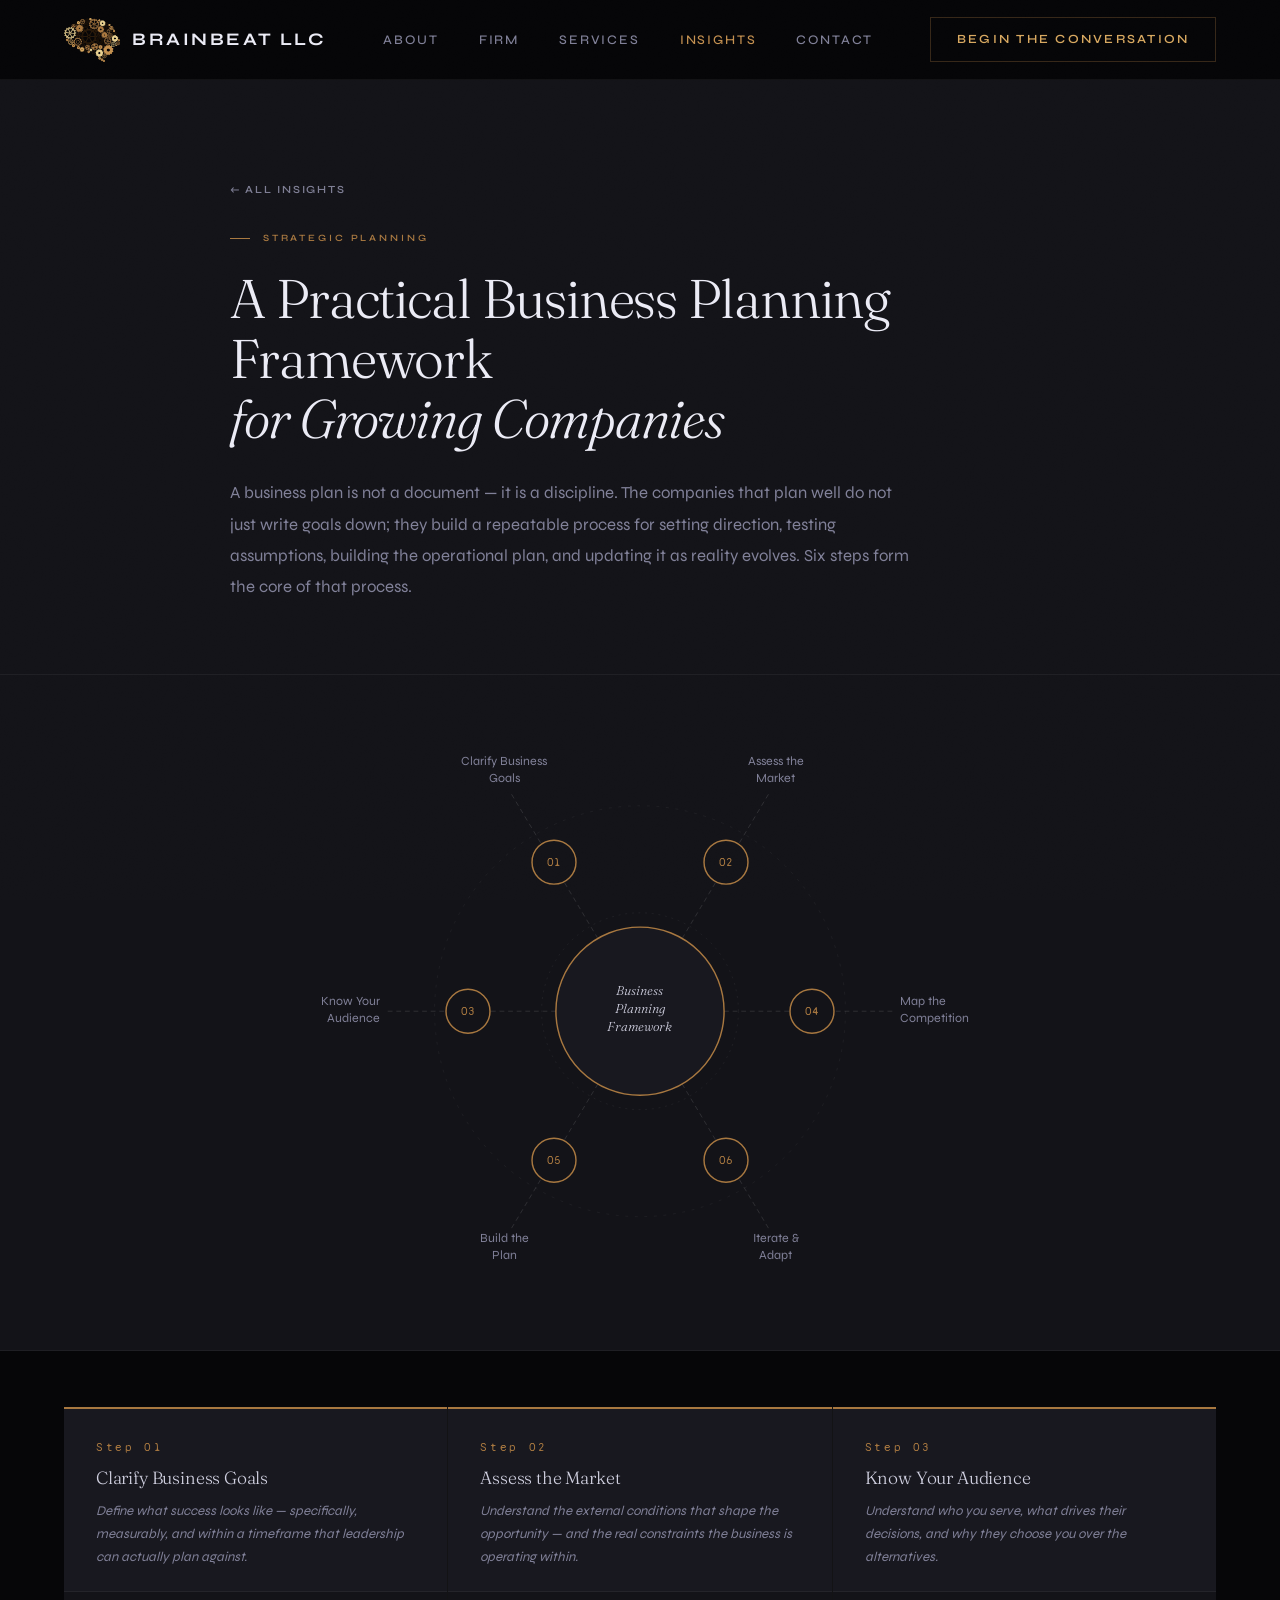
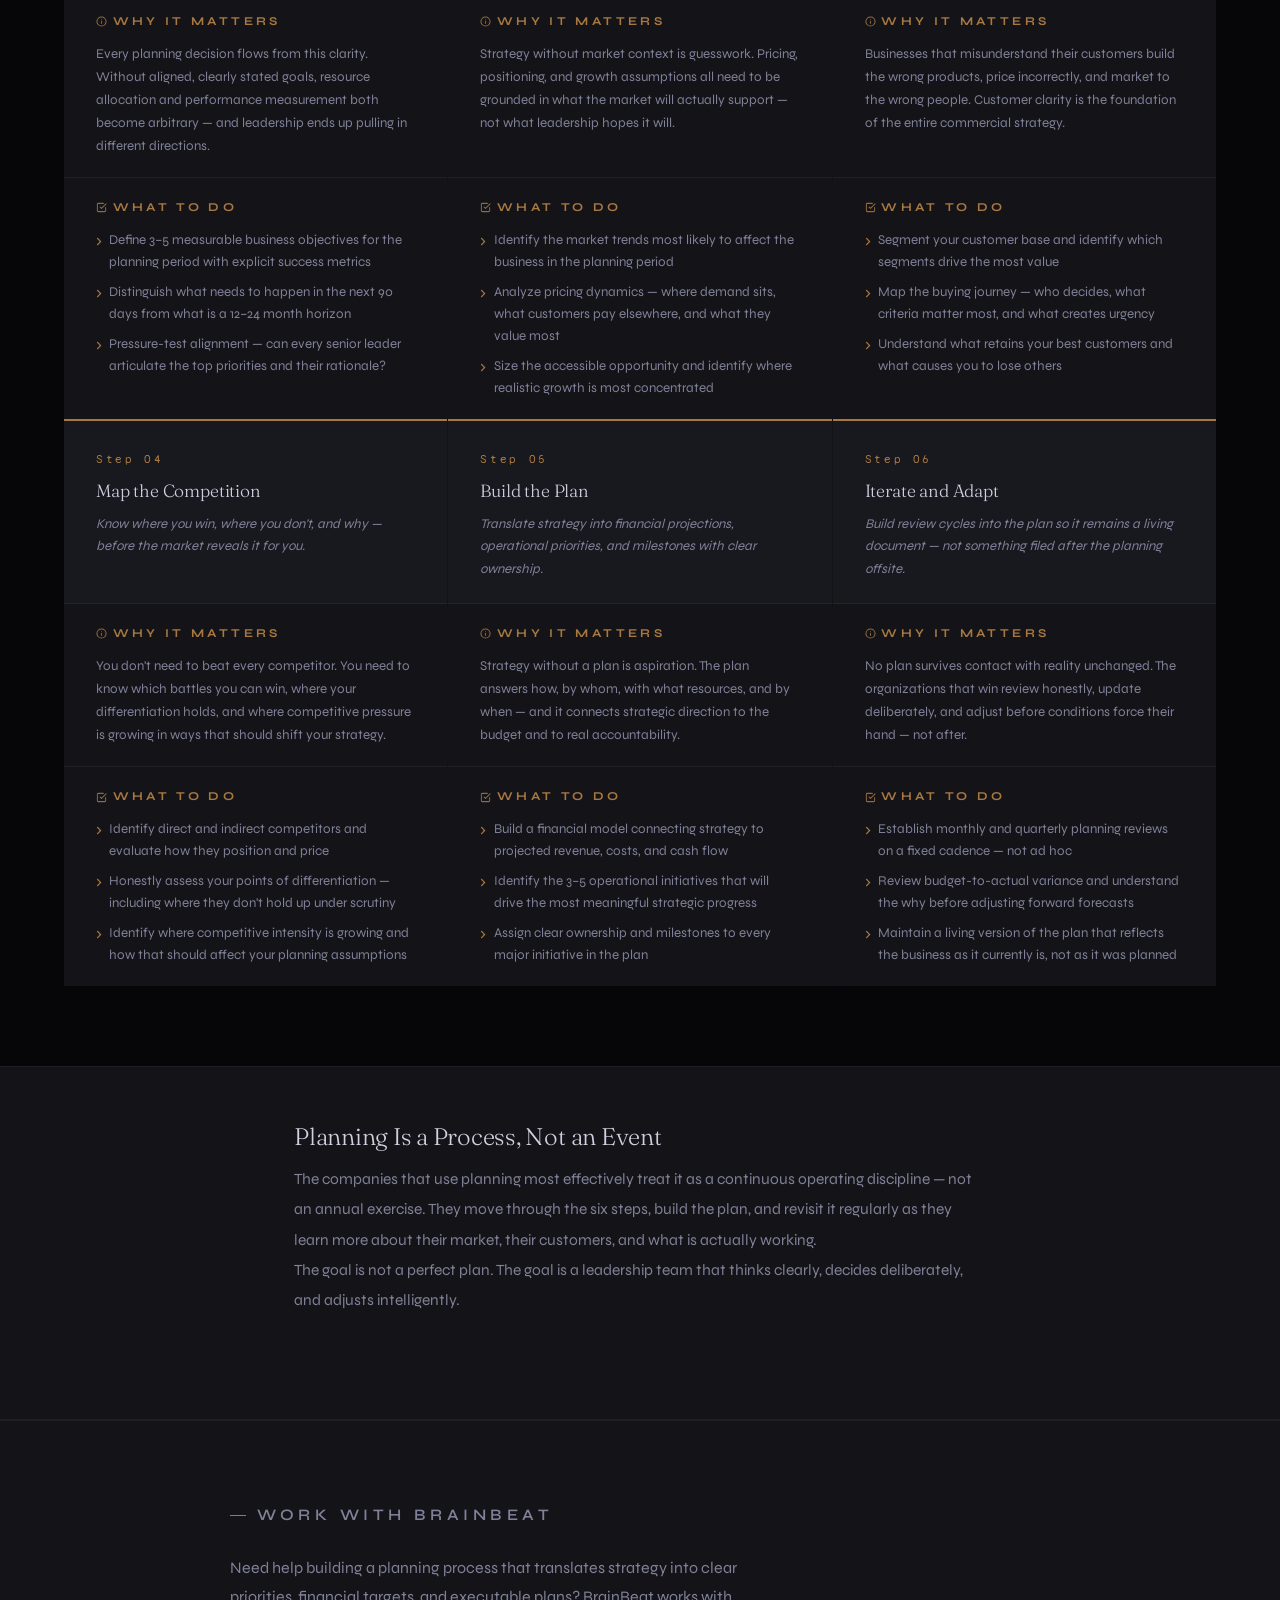
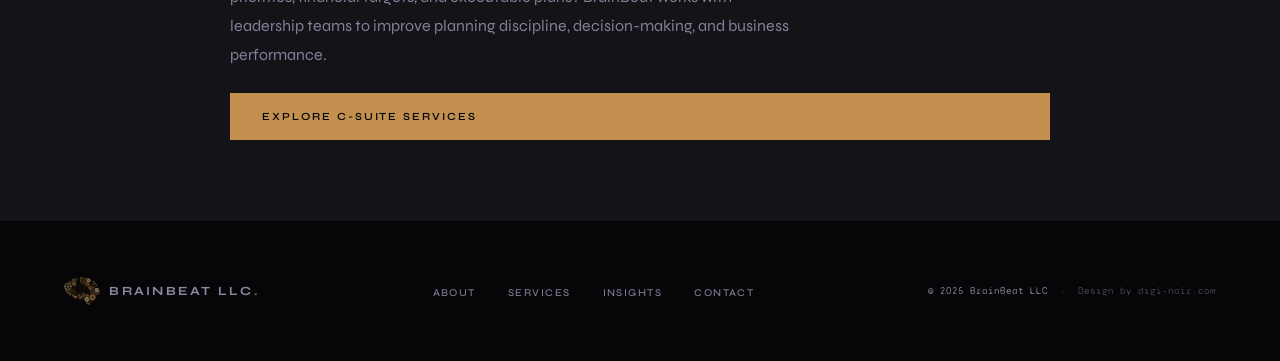
<file: insights/business-planning-framework.html>
<!doctype html>
<html lang="en">
  <head>
    <meta charset="UTF-8" />
    <meta name="viewport" content="width=device-width, initial-scale=1.0" />
    <title>A Practical Business Planning Framework for Growing Companies | BrainBeat LLC</title>
    <meta
      name="description"
      content="Six steps to a practical business planning framework: clarify goals, assess the market, know your audience, map competition, build the plan, and iterate."
    />
    <meta name="author" content="BrainBeat LLC" />
    <meta name="robots" content="index, follow" />
    <link rel="canonical" href="https://www.brainbeatllc.com/insights/business-planning-framework" />
    <link rel="icon" type="image/svg+xml" href="../favicon.svg" />
    <link rel="icon" type="image/png" href="../favicon.png" />
    <link rel="shortcut icon" href="../favicon.png" />
    <link
      href="https://fonts.googleapis.com/css2?family=Syne:wght@400;500;600;700;800&family=Syne+Mono&family=Fraunces:ital,opsz,wght@0,9..144,300;0,9..144,400;1,9..144,300;1,9..144,400&display=swap"
      rel="stylesheet"
    />
    <link rel="stylesheet" href="../styles.css" />
  </head>
  <body>
    <a class="skip-link" href="#article">Skip to main content</a>

    <!-- NAV -->
    <nav>
      <a class="nav-logo" href="../">
        <img src="../brain_and_gears_dark_executive.svg" alt="BrainBeat LLC" class="nav-logo-img" />
        <span class="nav-logo-text">BrainBeat LLC</span>
      </a>
      <ul class="nav-links">
        <li><a href="../#about">About</a></li>
        <li><a href="../#firm">Firm</a></li>
        <li><a href="../#team">Services</a></li>
        <li><a href="index.html" class="nav-link-active">Insights</a></li>
        <li><a href="../#contact">Contact</a></li>
      </ul>
      <a class="nav-cta" href="../#contact">Begin the Conversation</a>
      <button class="nav-hamburger" id="nav-hamburger" aria-label="Toggle menu">
        <span></span><span></span><span></span>
      </button>
    </nav>
    <div class="nav-drawer" id="nav-drawer">
      <a class="nav-drawer-link" href="../#about">About</a>
      <a class="nav-drawer-link" href="../#firm">Firm</a>
      <a class="nav-drawer-link" href="../#team">Services</a>
      <a class="nav-drawer-link" href="index.html">Insights</a>
      <a class="nav-drawer-link" href="../#contact">Contact</a>
      <a class="nav-drawer-cta" href="../#contact">Begin the Conversation</a>
    </div>

    <!-- ARTICLE -->
    <main class="article-page" id="article">

      <!-- HEADER -->
      <header class="article-header">
        <div class="article-header-inner">
          <a class="article-back" href="index.html">← All Insights</a>
          <p class="article-eyebrow">Strategic Planning</p>
          <h1 class="article-h1">A Practical Business Planning Framework<br /><em>for Growing Companies</em></h1>
          <p class="article-intro">
            A business plan is not a document — it is a discipline. The companies that plan well do not just write goals down; they build a repeatable process for setting direction, testing assumptions, building the operational plan, and updating it as reality evolves. Six steps form the core of that process.
          </p>
        </div>
      </header>

      <!-- HUB DIAGRAM -->
      <div class="hub-section">
        <div class="hub-svg-wrap">
          <svg viewBox="0 0 900 640" xmlns="http://www.w3.org/2000/svg" aria-hidden="true">

            <!-- decorative outer dashed ring -->
            <circle cx="450" cy="310" r="215" fill="none" stroke="var(--border)" stroke-width="1" stroke-dasharray="3 7"/>
            <!-- decorative inner ring -->
            <circle cx="450" cy="310" r="103" fill="none" stroke="var(--border-high)" stroke-width="0.5" stroke-dasharray="2 5"/>

            <!-- spokes (dashed lines from central circle edge, through node, to label zone) -->
            <line x1="406" y1="234" x2="315" y2="82"  stroke="var(--border-high)" stroke-width="1" stroke-dasharray="5 4"/>
            <line x1="494" y1="234" x2="585" y2="82"  stroke="var(--border-high)" stroke-width="1" stroke-dasharray="5 4"/>
            <line x1="362" y1="310" x2="185" y2="310" stroke="var(--border-high)" stroke-width="1" stroke-dasharray="5 4"/>
            <line x1="538" y1="310" x2="715" y2="310" stroke="var(--border-high)" stroke-width="1" stroke-dasharray="5 4"/>
            <line x1="406" y1="386" x2="315" y2="538" stroke="var(--border-high)" stroke-width="1" stroke-dasharray="5 4"/>
            <line x1="494" y1="386" x2="585" y2="538" stroke="var(--border-high)" stroke-width="1" stroke-dasharray="5 4"/>

            <!-- central circle -->
            <circle cx="450" cy="310" r="88" fill="var(--surface-mid)" stroke="var(--accent)" stroke-width="1.5"/>
            <text x="450" y="293" text-anchor="middle" font-family="Fraunces, serif" font-size="13.5" font-weight="300" font-style="italic" fill="var(--text-pale)">Business</text>
            <text x="450" y="312" text-anchor="middle" font-family="Fraunces, serif" font-size="13.5" font-weight="300" font-style="italic" fill="var(--text-pale)">Planning</text>
            <text x="450" y="331" text-anchor="middle" font-family="Fraunces, serif" font-size="13.5" font-weight="300" font-style="italic" fill="var(--text-pale)">Framework</text>

            <!-- node circles -->
            <circle cx="360" cy="154" r="23" fill="var(--surface)" stroke="var(--accent)" stroke-width="1.5"/>
            <circle cx="540" cy="154" r="23" fill="var(--surface)" stroke="var(--accent)" stroke-width="1.5"/>
            <circle cx="270" cy="310" r="23" fill="var(--surface)" stroke="var(--accent)" stroke-width="1.5"/>
            <circle cx="630" cy="310" r="23" fill="var(--surface)" stroke="var(--accent)" stroke-width="1.5"/>
            <circle cx="360" cy="466" r="23" fill="var(--surface)" stroke="var(--accent)" stroke-width="1.5"/>
            <circle cx="540" cy="466" r="23" fill="var(--surface)" stroke="var(--accent)" stroke-width="1.5"/>

            <!-- node numbers -->
            <text x="360" y="154" text-anchor="middle" dominant-baseline="central" font-family="Syne Mono, monospace" font-size="13" fill="var(--accent)">01</text>
            <text x="540" y="154" text-anchor="middle" dominant-baseline="central" font-family="Syne Mono, monospace" font-size="13" fill="var(--accent)">02</text>
            <text x="270" y="310" text-anchor="middle" dominant-baseline="central" font-family="Syne Mono, monospace" font-size="13" fill="var(--accent)">03</text>
            <text x="630" y="310" text-anchor="middle" dominant-baseline="central" font-family="Syne Mono, monospace" font-size="13" fill="var(--accent)">04</text>
            <text x="360" y="466" text-anchor="middle" dominant-baseline="central" font-family="Syne Mono, monospace" font-size="13" fill="var(--accent)">05</text>
            <text x="540" y="466" text-anchor="middle" dominant-baseline="central" font-family="Syne Mono, monospace" font-size="13" fill="var(--accent)">06</text>

            <!-- step labels -->
            <text x="308" y="52"  text-anchor="middle" font-family="Syne, sans-serif" font-size="13" fill="var(--text-muted)">Clarify Business</text>
            <text x="308" y="70"  text-anchor="middle" font-family="Syne, sans-serif" font-size="13" fill="var(--text-muted)">Goals</text>

            <text x="592" y="52"  text-anchor="middle" font-family="Syne, sans-serif" font-size="13" fill="var(--text-muted)">Assess the</text>
            <text x="592" y="70"  text-anchor="middle" font-family="Syne, sans-serif" font-size="13" fill="var(--text-muted)">Market</text>

            <text x="178" y="303" text-anchor="end"    font-family="Syne, sans-serif" font-size="13" fill="var(--text-muted)">Know Your</text>
            <text x="178" y="321" text-anchor="end"    font-family="Syne, sans-serif" font-size="13" fill="var(--text-muted)">Audience</text>

            <text x="722" y="303" text-anchor="start"  font-family="Syne, sans-serif" font-size="13" fill="var(--text-muted)">Map the</text>
            <text x="722" y="321" text-anchor="start"  font-family="Syne, sans-serif" font-size="13" fill="var(--text-muted)">Competition</text>

            <text x="308" y="551" text-anchor="middle" font-family="Syne, sans-serif" font-size="13" fill="var(--text-muted)">Build the</text>
            <text x="308" y="569" text-anchor="middle" font-family="Syne, sans-serif" font-size="13" fill="var(--text-muted)">Plan</text>

            <text x="592" y="551" text-anchor="middle" font-family="Syne, sans-serif" font-size="13" fill="var(--text-muted)">Iterate &amp;</text>
            <text x="592" y="569" text-anchor="middle" font-family="Syne, sans-serif" font-size="13" fill="var(--text-muted)">Adapt</text>

          </svg>
        </div>
      </div>

      <!-- SIX STEP CARDS -->
      <div class="steps-outer">
        <div class="steps-grid">

          <!-- 01 -->
          <div class="step-card">
            <div class="step-card-top">
              <span class="step-num">Step 01</span>
              <h2 class="step-title">Clarify Business Goals</h2>
              <p class="step-tagline">Define what success looks like — specifically, measurably, and within a timeframe that leadership can actually plan against.</p>
            </div>
            <div class="step-section">
              <p class="step-lbl">
                <svg width="11" height="11" viewBox="0 0 24 24" fill="none" stroke="currentColor" stroke-width="2.2" stroke-linecap="round" stroke-linejoin="round"><circle cx="12" cy="12" r="10"/><path d="M12 16v-4"/><path d="M12 8h.01"/></svg>
                Why It Matters
              </p>
              <p class="step-p">Every planning decision flows from this clarity. Without aligned, clearly stated goals, resource allocation and performance measurement both become arbitrary — and leadership ends up pulling in different directions.</p>
            </div>
            <div class="step-section">
              <p class="step-lbl">
                <svg width="11" height="11" viewBox="0 0 24 24" fill="none" stroke="currentColor" stroke-width="2.2" stroke-linecap="round" stroke-linejoin="round"><polyline points="9 11 12 14 22 4"/><path d="M21 12v7a2 2 0 0 1-2 2H5a2 2 0 0 1-2-2V5a2 2 0 0 1 2-2h11"/></svg>
                What To Do
              </p>
              <ul class="step-list">
                <li>Define 3–5 measurable business objectives for the planning period with explicit success metrics</li>
                <li>Distinguish what needs to happen in the next 90 days from what is a 12–24 month horizon</li>
                <li>Pressure-test alignment — can every senior leader articulate the top priorities and their rationale?</li>
              </ul>
            </div>
          </div>

          <!-- 02 -->
          <div class="step-card">
            <div class="step-card-top">
              <span class="step-num">Step 02</span>
              <h2 class="step-title">Assess the Market</h2>
              <p class="step-tagline">Understand the external conditions that shape the opportunity — and the real constraints the business is operating within.</p>
            </div>
            <div class="step-section">
              <p class="step-lbl">
                <svg width="11" height="11" viewBox="0 0 24 24" fill="none" stroke="currentColor" stroke-width="2.2" stroke-linecap="round" stroke-linejoin="round"><circle cx="12" cy="12" r="10"/><path d="M12 16v-4"/><path d="M12 8h.01"/></svg>
                Why It Matters
              </p>
              <p class="step-p">Strategy without market context is guesswork. Pricing, positioning, and growth assumptions all need to be grounded in what the market will actually support — not what leadership hopes it will.</p>
            </div>
            <div class="step-section">
              <p class="step-lbl">
                <svg width="11" height="11" viewBox="0 0 24 24" fill="none" stroke="currentColor" stroke-width="2.2" stroke-linecap="round" stroke-linejoin="round"><polyline points="9 11 12 14 22 4"/><path d="M21 12v7a2 2 0 0 1-2 2H5a2 2 0 0 1-2-2V5a2 2 0 0 1 2-2h11"/></svg>
                What To Do
              </p>
              <ul class="step-list">
                <li>Identify the market trends most likely to affect the business in the planning period</li>
                <li>Analyze pricing dynamics — where demand sits, what customers pay elsewhere, and what they value most</li>
                <li>Size the accessible opportunity and identify where realistic growth is most concentrated</li>
              </ul>
            </div>
          </div>

          <!-- 03 -->
          <div class="step-card">
            <div class="step-card-top">
              <span class="step-num">Step 03</span>
              <h2 class="step-title">Know Your Audience</h2>
              <p class="step-tagline">Understand who you serve, what drives their decisions, and why they choose you over the alternatives.</p>
            </div>
            <div class="step-section">
              <p class="step-lbl">
                <svg width="11" height="11" viewBox="0 0 24 24" fill="none" stroke="currentColor" stroke-width="2.2" stroke-linecap="round" stroke-linejoin="round"><circle cx="12" cy="12" r="10"/><path d="M12 16v-4"/><path d="M12 8h.01"/></svg>
                Why It Matters
              </p>
              <p class="step-p">Businesses that misunderstand their customers build the wrong products, price incorrectly, and market to the wrong people. Customer clarity is the foundation of the entire commercial strategy.</p>
            </div>
            <div class="step-section">
              <p class="step-lbl">
                <svg width="11" height="11" viewBox="0 0 24 24" fill="none" stroke="currentColor" stroke-width="2.2" stroke-linecap="round" stroke-linejoin="round"><polyline points="9 11 12 14 22 4"/><path d="M21 12v7a2 2 0 0 1-2 2H5a2 2 0 0 1-2-2V5a2 2 0 0 1 2-2h11"/></svg>
                What To Do
              </p>
              <ul class="step-list">
                <li>Segment your customer base and identify which segments drive the most value</li>
                <li>Map the buying journey — who decides, what criteria matter most, and what creates urgency</li>
                <li>Understand what retains your best customers and what causes you to lose others</li>
              </ul>
            </div>
          </div>

          <!-- 04 -->
          <div class="step-card">
            <div class="step-card-top">
              <span class="step-num">Step 04</span>
              <h2 class="step-title">Map the Competition</h2>
              <p class="step-tagline">Know where you win, where you don't, and why — before the market reveals it for you.</p>
            </div>
            <div class="step-section">
              <p class="step-lbl">
                <svg width="11" height="11" viewBox="0 0 24 24" fill="none" stroke="currentColor" stroke-width="2.2" stroke-linecap="round" stroke-linejoin="round"><circle cx="12" cy="12" r="10"/><path d="M12 16v-4"/><path d="M12 8h.01"/></svg>
                Why It Matters
              </p>
              <p class="step-p">You don't need to beat every competitor. You need to know which battles you can win, where your differentiation holds, and where competitive pressure is growing in ways that should shift your strategy.</p>
            </div>
            <div class="step-section">
              <p class="step-lbl">
                <svg width="11" height="11" viewBox="0 0 24 24" fill="none" stroke="currentColor" stroke-width="2.2" stroke-linecap="round" stroke-linejoin="round"><polyline points="9 11 12 14 22 4"/><path d="M21 12v7a2 2 0 0 1-2 2H5a2 2 0 0 1-2-2V5a2 2 0 0 1 2-2h11"/></svg>
                What To Do
              </p>
              <ul class="step-list">
                <li>Identify direct and indirect competitors and evaluate how they position and price</li>
                <li>Honestly assess your points of differentiation — including where they don't hold up under scrutiny</li>
                <li>Identify where competitive intensity is growing and how that should affect your planning assumptions</li>
              </ul>
            </div>
          </div>

          <!-- 05 -->
          <div class="step-card">
            <div class="step-card-top">
              <span class="step-num">Step 05</span>
              <h2 class="step-title">Build the Plan</h2>
              <p class="step-tagline">Translate strategy into financial projections, operational priorities, and milestones with clear ownership.</p>
            </div>
            <div class="step-section">
              <p class="step-lbl">
                <svg width="11" height="11" viewBox="0 0 24 24" fill="none" stroke="currentColor" stroke-width="2.2" stroke-linecap="round" stroke-linejoin="round"><circle cx="12" cy="12" r="10"/><path d="M12 16v-4"/><path d="M12 8h.01"/></svg>
                Why It Matters
              </p>
              <p class="step-p">Strategy without a plan is aspiration. The plan answers how, by whom, with what resources, and by when — and it connects strategic direction to the budget and to real accountability.</p>
            </div>
            <div class="step-section">
              <p class="step-lbl">
                <svg width="11" height="11" viewBox="0 0 24 24" fill="none" stroke="currentColor" stroke-width="2.2" stroke-linecap="round" stroke-linejoin="round"><polyline points="9 11 12 14 22 4"/><path d="M21 12v7a2 2 0 0 1-2 2H5a2 2 0 0 1-2-2V5a2 2 0 0 1 2-2h11"/></svg>
                What To Do
              </p>
              <ul class="step-list">
                <li>Build a financial model connecting strategy to projected revenue, costs, and cash flow</li>
                <li>Identify the 3–5 operational initiatives that will drive the most meaningful strategic progress</li>
                <li>Assign clear ownership and milestones to every major initiative in the plan</li>
              </ul>
            </div>
          </div>

          <!-- 06 -->
          <div class="step-card">
            <div class="step-card-top">
              <span class="step-num">Step 06</span>
              <h2 class="step-title">Iterate and Adapt</h2>
              <p class="step-tagline">Build review cycles into the plan so it remains a living document — not something filed after the planning offsite.</p>
            </div>
            <div class="step-section">
              <p class="step-lbl">
                <svg width="11" height="11" viewBox="0 0 24 24" fill="none" stroke="currentColor" stroke-width="2.2" stroke-linecap="round" stroke-linejoin="round"><circle cx="12" cy="12" r="10"/><path d="M12 16v-4"/><path d="M12 8h.01"/></svg>
                Why It Matters
              </p>
              <p class="step-p">No plan survives contact with reality unchanged. The organizations that win review honestly, update deliberately, and adjust before conditions force their hand — not after.</p>
            </div>
            <div class="step-section">
              <p class="step-lbl">
                <svg width="11" height="11" viewBox="0 0 24 24" fill="none" stroke="currentColor" stroke-width="2.2" stroke-linecap="round" stroke-linejoin="round"><polyline points="9 11 12 14 22 4"/><path d="M21 12v7a2 2 0 0 1-2 2H5a2 2 0 0 1-2-2V5a2 2 0 0 1 2-2h11"/></svg>
                What To Do
              </p>
              <ul class="step-list">
                <li>Establish monthly and quarterly planning reviews on a fixed cadence — not ad hoc</li>
                <li>Review budget-to-actual variance and understand the why before adjusting forward forecasts</li>
                <li>Maintain a living version of the plan that reflects the business as it currently is, not as it was planned</li>
              </ul>
            </div>
          </div>

        </div><!-- /steps-grid -->
      </div><!-- /steps-outer -->

      <!-- CLOSING PROSE -->
      <div style="background: var(--surface); border-top: 1px solid var(--border); border-bottom: 1px solid var(--border);">
        <div class="article-body" style="padding-top: 3.5rem; padding-bottom: 3.5rem;">
          <section>
            <h2>Planning Is a Process, Not an Event</h2>
            <p>The companies that use planning most effectively treat it as a continuous operating discipline — not an annual exercise. They move through the six steps, build the plan, and revisit it regularly as they learn more about their market, their customers, and what is actually working.</p>
            <p>The goal is not a perfect plan. The goal is a leadership team that thinks clearly, decides deliberately, and adjusts intelligently.</p>
          </section>
        </div>
      </div>

      <!-- CTA -->
      <div class="article-cta-block">
        <div class="article-cta-inner">
          <p class="article-cta-label">Work With BrainBeat</p>
          <p>Need help building a planning process that translates strategy into clear priorities, financial targets, and executable plans? BrainBeat works with leadership teams to improve planning discipline, decision-making, and business performance.</p>
          <a class="btn-primary" href="../#team">Explore C-Suite Services</a>
        </div>
      </div>

    </main>

    <!-- FOOTER -->
    <footer>
      <div class="footer-inner">
        <a class="footer-logo" href="../">
          <img src="../brain_and_gears_dark_executive.svg" alt="BrainBeat LLC" class="footer-logo-img" />
          <span class="footer-logo-wordmark">BrainBeat LLC<span>.</span></span>
        </a>
        <ul class="footer-links">
          <li><a href="../#about">About</a></li>
          <li><a href="../#team">Services</a></li>
          <li><a href="index.html">Insights</a></li>
          <li><a href="../#contact">Contact</a></li>
        </ul>
        <span class="footer-copy">© 2025 BrainBeat LLC &nbsp;·&nbsp; <a href="https://www.digi-noir.com" target="_blank" rel="noopener" style="color: inherit; text-decoration: none; opacity: 0.5">Design by digi-noir.com</a></span>
      </div>
    </footer>

    <script>
      const hamburger = document.getElementById("nav-hamburger");
      const drawer = document.getElementById("nav-drawer");
      hamburger.addEventListener("click", () => { hamburger.classList.toggle("open"); drawer.classList.toggle("open"); });
      drawer.querySelectorAll("a").forEach((link) => { link.addEventListener("click", () => { hamburger.classList.remove("open"); drawer.classList.remove("open"); }); });
    </script>
  </body>
</html>
</file>
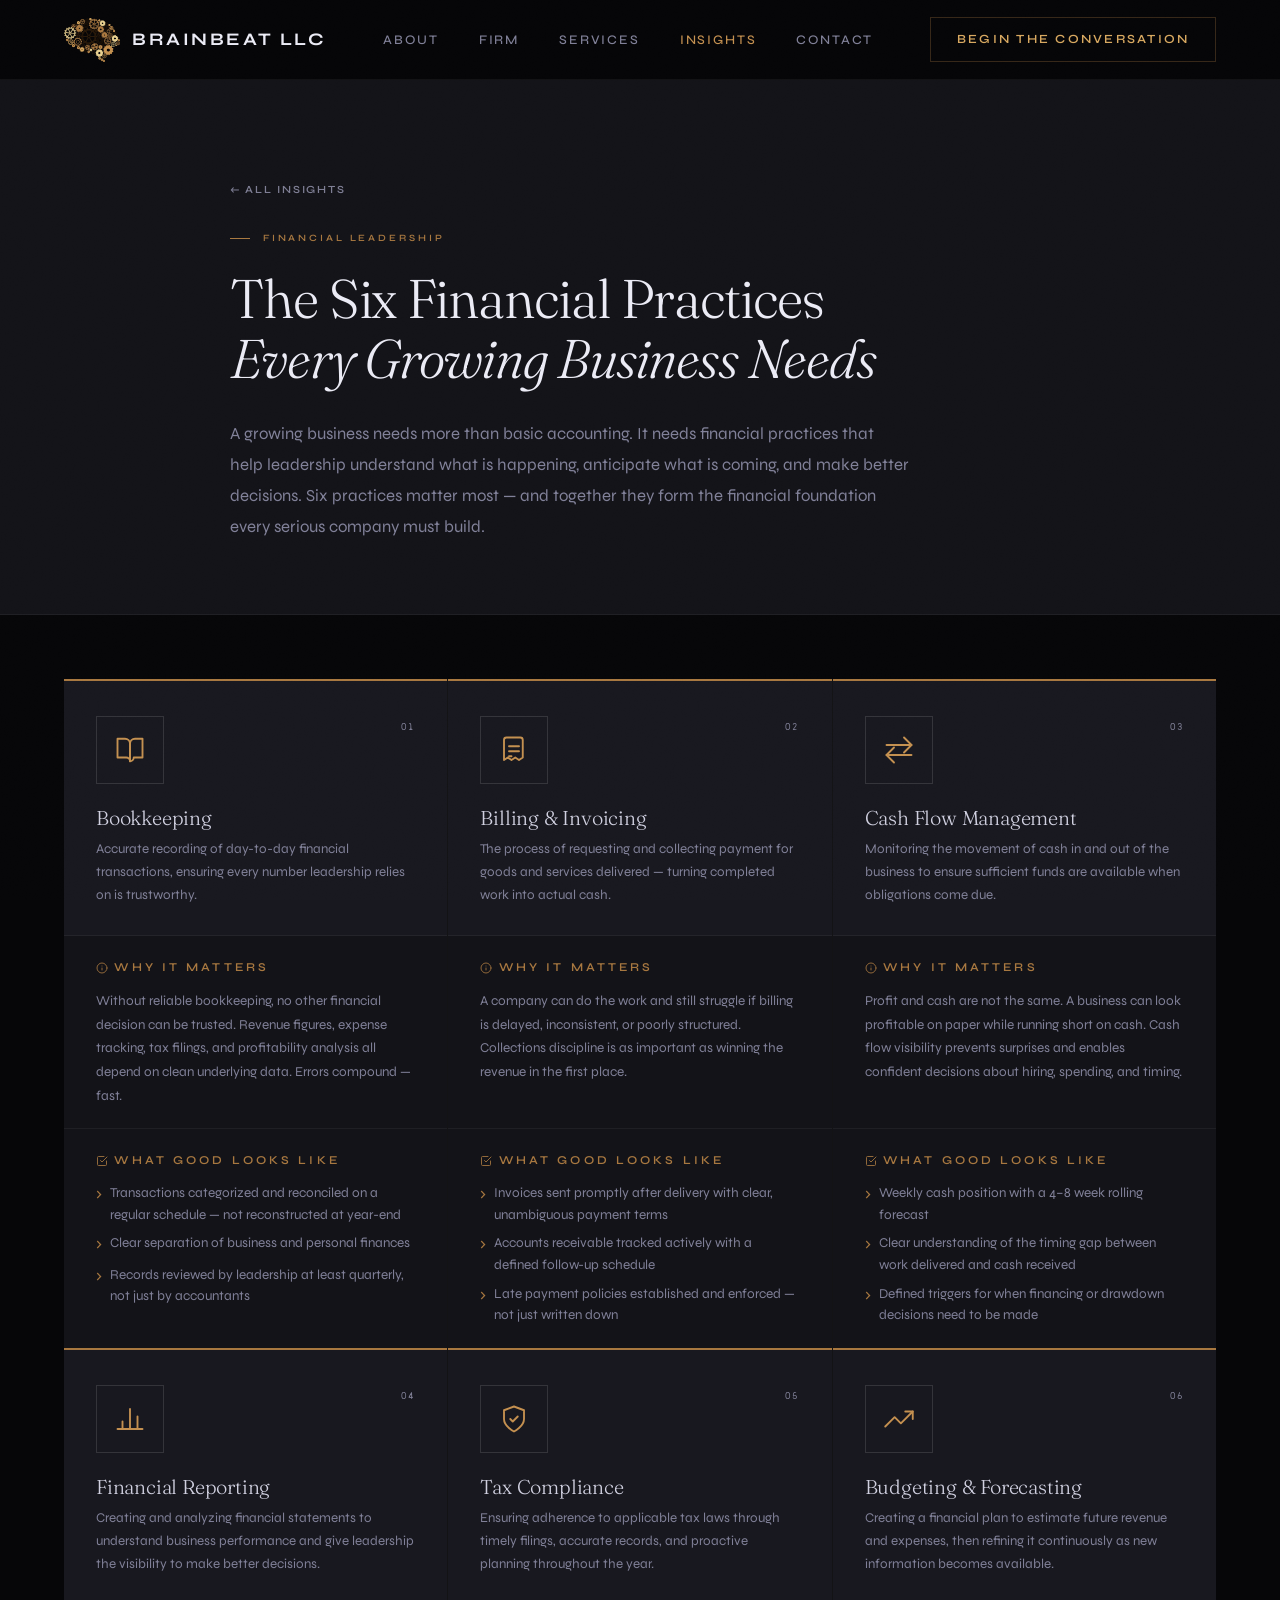
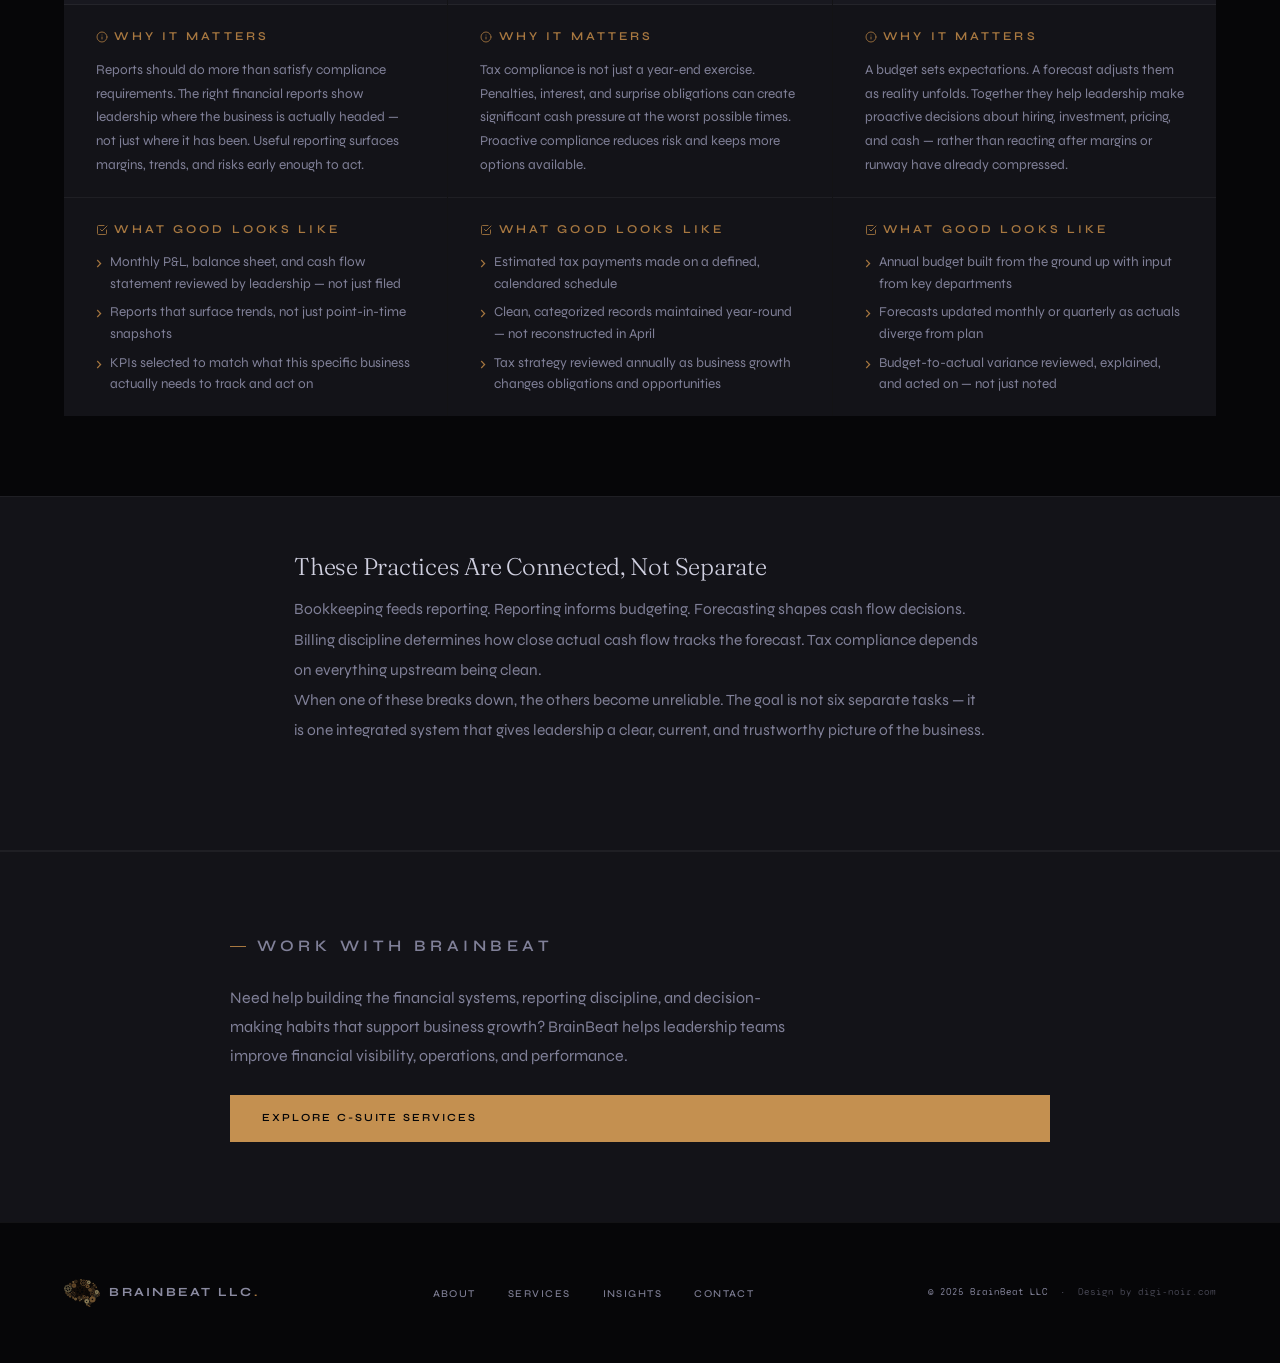
<file: insights/financial-practices-growing-business.html>
<!doctype html>
<html lang="en">
  <head>
    <meta charset="UTF-8" />
    <meta name="viewport" content="width=device-width, initial-scale=1.0" />
    <title>Six Financial Practices Every Growing Business Needs | BrainBeat LLC</title>
    <meta
      name="description"
      content="Growing companies need reliable bookkeeping, invoicing, cash flow management, financial reporting, tax compliance, budgeting, and forecasting."
    />
    <meta name="author" content="BrainBeat LLC" />
    <meta name="robots" content="index, follow" />
    <link rel="canonical" href="https://www.brainbeatllc.com/insights/financial-practices-growing-business" />
    <link rel="icon" type="image/svg+xml" href="../favicon.svg" />
    <link rel="icon" type="image/png" href="../favicon.png" />
    <link rel="shortcut icon" href="../favicon.png" />
    <link
      href="https://fonts.googleapis.com/css2?family=Syne:wght@400;500;600;700;800&family=Syne+Mono&family=Fraunces:ital,opsz,wght@0,9..144,300;0,9..144,400;1,9..144,300;1,9..144,400&display=swap"
      rel="stylesheet"
    />
    <link rel="stylesheet" href="../styles.css" />
  </head>
  <body>
    <a class="skip-link" href="#article">Skip to main content</a>

    <!-- NAV -->
    <nav>
      <a class="nav-logo" href="../">
        <img src="../brain_and_gears_dark_executive.svg" alt="BrainBeat LLC" class="nav-logo-img" />
        <span class="nav-logo-text">BrainBeat LLC</span>
      </a>
      <ul class="nav-links">
        <li><a href="../#about">About</a></li>
        <li><a href="../#firm">Firm</a></li>
        <li><a href="../#team">Services</a></li>
        <li><a href="index.html" class="nav-link-active">Insights</a></li>
        <li><a href="../#contact">Contact</a></li>
      </ul>
      <a class="nav-cta" href="../#contact">Begin the Conversation</a>
      <button class="nav-hamburger" id="nav-hamburger" aria-label="Toggle menu">
        <span></span><span></span><span></span>
      </button>
    </nav>
    <div class="nav-drawer" id="nav-drawer">
      <a class="nav-drawer-link" href="../#about">About</a>
      <a class="nav-drawer-link" href="../#firm">Firm</a>
      <a class="nav-drawer-link" href="../#team">Services</a>
      <a class="nav-drawer-link" href="index.html">Insights</a>
      <a class="nav-drawer-link" href="../#contact">Contact</a>
      <a class="nav-drawer-cta" href="../#contact">Begin the Conversation</a>
    </div>

    <!-- ARTICLE -->
    <main class="article-page" id="article">

      <!-- HEADER -->
      <header class="article-header">
        <div class="article-header-inner">
          <a class="article-back" href="index.html">← All Insights</a>
          <p class="article-eyebrow">Financial Leadership</p>
          <h1 class="article-h1">The Six Financial Practices<br /><em>Every Growing Business Needs</em></h1>
          <p class="article-intro">
            A growing business needs more than basic accounting. It needs financial practices that help leadership understand what is happening, anticipate what is coming, and make better decisions. Six practices matter most — and together they form the financial foundation every serious company must build.
          </p>
        </div>
      </header>

      <!-- SIX PRACTICES GRID -->
      <div class="practices-outer">
        <div class="practices-grid">

          <!-- ── 01 BOOKKEEPING ── -->
          <div class="pcard">
            <div class="pcard-top">
              <div class="pcard-icon-row">
                <div class="pcard-icon">
                  <!-- book-open icon -->
                  <svg width="30" height="30" viewBox="0 0 24 24" fill="none" stroke="currentColor" stroke-width="1.5" stroke-linecap="round" stroke-linejoin="round">
                    <path d="M2 3h6a4 4 0 0 1 4 4v14a3 3 0 0 0-3-3H2z"/>
                    <path d="M22 3h-6a4 4 0 0 0-4 4v14a3 3 0 0 0 3-3h7z"/>
                  </svg>
                </div>
                <span class="pcard-num">01</span>
              </div>
              <h2 class="pcard-name">Bookkeeping</h2>
              <p class="pcard-def">Accurate recording of day-to-day financial transactions, ensuring every number leadership relies on is trustworthy.</p>
            </div>

            <div class="pcard-section">
              <p class="pcard-lbl">
                <svg width="12" height="12" viewBox="0 0 24 24" fill="none" stroke="currentColor" stroke-width="2" stroke-linecap="round" stroke-linejoin="round"><circle cx="12" cy="12" r="10"/><path d="M12 16v-4"/><path d="M12 8h.01"/></svg>
                Why It Matters
              </p>
              <p class="pcard-p">Without reliable bookkeeping, no other financial decision can be trusted. Revenue figures, expense tracking, tax filings, and profitability analysis all depend on clean underlying data. Errors compound — fast.</p>
            </div>

            <div class="pcard-section">
              <p class="pcard-lbl">
                <svg width="12" height="12" viewBox="0 0 24 24" fill="none" stroke="currentColor" stroke-width="2" stroke-linecap="round" stroke-linejoin="round"><polyline points="9 11 12 14 22 4"/><path d="M21 12v7a2 2 0 0 1-2 2H5a2 2 0 0 1-2-2V5a2 2 0 0 1 2-2h11"/></svg>
                What Good Looks Like
              </p>
              <ul class="pcard-list">
                <li>Transactions categorized and reconciled on a regular schedule — not reconstructed at year-end</li>
                <li>Clear separation of business and personal finances</li>
                <li>Records reviewed by leadership at least quarterly, not just by accountants</li>
              </ul>
            </div>
          </div>

          <!-- ── 02 BILLING & INVOICING ── -->
          <div class="pcard">
            <div class="pcard-top">
              <div class="pcard-icon-row">
                <div class="pcard-icon">
                  <!-- receipt/invoice icon -->
                  <svg width="30" height="30" viewBox="0 0 24 24" fill="none" stroke="currentColor" stroke-width="1.5" stroke-linecap="round" stroke-linejoin="round">
                    <path d="M14 2H6a2 2 0 0 0-2 2v16l3-2 3 2 3-2 3 2 3-2V4a2 2 0 0 0-2-2z"/>
                    <line x1="16" y1="9" x2="8" y2="9"/>
                    <line x1="16" y1="13" x2="8" y2="13"/>
                    <line x1="10" y1="17" x2="8" y2="17"/>
                  </svg>
                </div>
                <span class="pcard-num">02</span>
              </div>
              <h2 class="pcard-name">Billing &amp; Invoicing</h2>
              <p class="pcard-def">The process of requesting and collecting payment for goods and services delivered — turning completed work into actual cash.</p>
            </div>

            <div class="pcard-section">
              <p class="pcard-lbl">
                <svg width="12" height="12" viewBox="0 0 24 24" fill="none" stroke="currentColor" stroke-width="2" stroke-linecap="round" stroke-linejoin="round"><circle cx="12" cy="12" r="10"/><path d="M12 16v-4"/><path d="M12 8h.01"/></svg>
                Why It Matters
              </p>
              <p class="pcard-p">A company can do the work and still struggle if billing is delayed, inconsistent, or poorly structured. Collections discipline is as important as winning the revenue in the first place.</p>
            </div>

            <div class="pcard-section">
              <p class="pcard-lbl">
                <svg width="12" height="12" viewBox="0 0 24 24" fill="none" stroke="currentColor" stroke-width="2" stroke-linecap="round" stroke-linejoin="round"><polyline points="9 11 12 14 22 4"/><path d="M21 12v7a2 2 0 0 1-2 2H5a2 2 0 0 1-2-2V5a2 2 0 0 1 2-2h11"/></svg>
                What Good Looks Like
              </p>
              <ul class="pcard-list">
                <li>Invoices sent promptly after delivery with clear, unambiguous payment terms</li>
                <li>Accounts receivable tracked actively with a defined follow-up schedule</li>
                <li>Late payment policies established and enforced — not just written down</li>
              </ul>
            </div>
          </div>

          <!-- ── 03 CASH FLOW MANAGEMENT ── -->
          <div class="pcard">
            <div class="pcard-top">
              <div class="pcard-icon-row">
                <div class="pcard-icon">
                  <!-- bidirectional flow / repeat icon -->
                  <svg width="30" height="30" viewBox="0 0 24 24" fill="none" stroke="currentColor" stroke-width="1.5" stroke-linecap="round" stroke-linejoin="round">
                    <line x1="2" y1="8" x2="22" y2="8"/>
                    <polyline points="16 2 22 8 16 14"/>
                    <line x1="22" y1="16" x2="2" y2="16"/>
                    <polyline points="8 22 2 16 8 10"/>
                  </svg>
                </div>
                <span class="pcard-num">03</span>
              </div>
              <h2 class="pcard-name">Cash Flow Management</h2>
              <p class="pcard-def">Monitoring the movement of cash in and out of the business to ensure sufficient funds are available when obligations come due.</p>
            </div>

            <div class="pcard-section">
              <p class="pcard-lbl">
                <svg width="12" height="12" viewBox="0 0 24 24" fill="none" stroke="currentColor" stroke-width="2" stroke-linecap="round" stroke-linejoin="round"><circle cx="12" cy="12" r="10"/><path d="M12 16v-4"/><path d="M12 8h.01"/></svg>
                Why It Matters
              </p>
              <p class="pcard-p">Profit and cash are not the same. A business can look profitable on paper while running short on cash. Cash flow visibility prevents surprises and enables confident decisions about hiring, spending, and timing.</p>
            </div>

            <div class="pcard-section">
              <p class="pcard-lbl">
                <svg width="12" height="12" viewBox="0 0 24 24" fill="none" stroke="currentColor" stroke-width="2" stroke-linecap="round" stroke-linejoin="round"><polyline points="9 11 12 14 22 4"/><path d="M21 12v7a2 2 0 0 1-2 2H5a2 2 0 0 1-2-2V5a2 2 0 0 1 2-2h11"/></svg>
                What Good Looks Like
              </p>
              <ul class="pcard-list">
                <li>Weekly cash position with a 4–8 week rolling forecast</li>
                <li>Clear understanding of the timing gap between work delivered and cash received</li>
                <li>Defined triggers for when financing or drawdown decisions need to be made</li>
              </ul>
            </div>
          </div>

          <!-- ── 04 FINANCIAL REPORTING ── -->
          <div class="pcard">
            <div class="pcard-top">
              <div class="pcard-icon-row">
                <div class="pcard-icon">
                  <!-- bar chart icon -->
                  <svg width="30" height="30" viewBox="0 0 24 24" fill="none" stroke="currentColor" stroke-width="1.5" stroke-linecap="round" stroke-linejoin="round">
                    <line x1="18" y1="20" x2="18" y2="10"/>
                    <line x1="12" y1="20" x2="12" y2="4"/>
                    <line x1="6" y1="20" x2="6" y2="14"/>
                    <line x1="2" y1="20" x2="22" y2="20"/>
                  </svg>
                </div>
                <span class="pcard-num">04</span>
              </div>
              <h2 class="pcard-name">Financial Reporting</h2>
              <p class="pcard-def">Creating and analyzing financial statements to understand business performance and give leadership the visibility to make better decisions.</p>
            </div>

            <div class="pcard-section">
              <p class="pcard-lbl">
                <svg width="12" height="12" viewBox="0 0 24 24" fill="none" stroke="currentColor" stroke-width="2" stroke-linecap="round" stroke-linejoin="round"><circle cx="12" cy="12" r="10"/><path d="M12 16v-4"/><path d="M12 8h.01"/></svg>
                Why It Matters
              </p>
              <p class="pcard-p">Reports should do more than satisfy compliance requirements. The right financial reports show leadership where the business is actually headed — not just where it has been. Useful reporting surfaces margins, trends, and risks early enough to act.</p>
            </div>

            <div class="pcard-section">
              <p class="pcard-lbl">
                <svg width="12" height="12" viewBox="0 0 24 24" fill="none" stroke="currentColor" stroke-width="2" stroke-linecap="round" stroke-linejoin="round"><polyline points="9 11 12 14 22 4"/><path d="M21 12v7a2 2 0 0 1-2 2H5a2 2 0 0 1-2-2V5a2 2 0 0 1 2-2h11"/></svg>
                What Good Looks Like
              </p>
              <ul class="pcard-list">
                <li>Monthly P&amp;L, balance sheet, and cash flow statement reviewed by leadership — not just filed</li>
                <li>Reports that surface trends, not just point-in-time snapshots</li>
                <li>KPIs selected to match what this specific business actually needs to track and act on</li>
              </ul>
            </div>
          </div>

          <!-- ── 05 TAX COMPLIANCE ── -->
          <div class="pcard">
            <div class="pcard-top">
              <div class="pcard-icon-row">
                <div class="pcard-icon">
                  <!-- shield-check icon -->
                  <svg width="30" height="30" viewBox="0 0 24 24" fill="none" stroke="currentColor" stroke-width="1.5" stroke-linecap="round" stroke-linejoin="round">
                    <path d="M12 22s8-4 8-10V5l-8-3-8 3v7c0 6 8 10 8 10z"/>
                    <polyline points="9 12 11 14 15 10"/>
                  </svg>
                </div>
                <span class="pcard-num">05</span>
              </div>
              <h2 class="pcard-name">Tax Compliance</h2>
              <p class="pcard-def">Ensuring adherence to applicable tax laws through timely filings, accurate records, and proactive planning throughout the year.</p>
            </div>

            <div class="pcard-section">
              <p class="pcard-lbl">
                <svg width="12" height="12" viewBox="0 0 24 24" fill="none" stroke="currentColor" stroke-width="2" stroke-linecap="round" stroke-linejoin="round"><circle cx="12" cy="12" r="10"/><path d="M12 16v-4"/><path d="M12 8h.01"/></svg>
                Why It Matters
              </p>
              <p class="pcard-p">Tax compliance is not just a year-end exercise. Penalties, interest, and surprise obligations can create significant cash pressure at the worst possible times. Proactive compliance reduces risk and keeps more options available.</p>
            </div>

            <div class="pcard-section">
              <p class="pcard-lbl">
                <svg width="12" height="12" viewBox="0 0 24 24" fill="none" stroke="currentColor" stroke-width="2" stroke-linecap="round" stroke-linejoin="round"><polyline points="9 11 12 14 22 4"/><path d="M21 12v7a2 2 0 0 1-2 2H5a2 2 0 0 1-2-2V5a2 2 0 0 1 2-2h11"/></svg>
                What Good Looks Like
              </p>
              <ul class="pcard-list">
                <li>Estimated tax payments made on a defined, calendared schedule</li>
                <li>Clean, categorized records maintained year-round — not reconstructed in April</li>
                <li>Tax strategy reviewed annually as business growth changes obligations and opportunities</li>
              </ul>
            </div>
          </div>

          <!-- ── 06 BUDGETING & FORECASTING ── -->
          <div class="pcard">
            <div class="pcard-top">
              <div class="pcard-icon-row">
                <div class="pcard-icon">
                  <!-- trending-up icon -->
                  <svg width="30" height="30" viewBox="0 0 24 24" fill="none" stroke="currentColor" stroke-width="1.5" stroke-linecap="round" stroke-linejoin="round">
                    <polyline points="23 6 13.5 15.5 8.5 10.5 1 18"/>
                    <polyline points="17 6 23 6 23 12"/>
                  </svg>
                </div>
                <span class="pcard-num">06</span>
              </div>
              <h2 class="pcard-name">Budgeting &amp; Forecasting</h2>
              <p class="pcard-def">Creating a financial plan to estimate future revenue and expenses, then refining it continuously as new information becomes available.</p>
            </div>

            <div class="pcard-section">
              <p class="pcard-lbl">
                <svg width="12" height="12" viewBox="0 0 24 24" fill="none" stroke="currentColor" stroke-width="2" stroke-linecap="round" stroke-linejoin="round"><circle cx="12" cy="12" r="10"/><path d="M12 16v-4"/><path d="M12 8h.01"/></svg>
                Why It Matters
              </p>
              <p class="pcard-p">A budget sets expectations. A forecast adjusts them as reality unfolds. Together they help leadership make proactive decisions about hiring, investment, pricing, and cash — rather than reacting after margins or runway have already compressed.</p>
            </div>

            <div class="pcard-section">
              <p class="pcard-lbl">
                <svg width="12" height="12" viewBox="0 0 24 24" fill="none" stroke="currentColor" stroke-width="2" stroke-linecap="round" stroke-linejoin="round"><polyline points="9 11 12 14 22 4"/><path d="M21 12v7a2 2 0 0 1-2 2H5a2 2 0 0 1-2-2V5a2 2 0 0 1 2-2h11"/></svg>
                What Good Looks Like
              </p>
              <ul class="pcard-list">
                <li>Annual budget built from the ground up with input from key departments</li>
                <li>Forecasts updated monthly or quarterly as actuals diverge from plan</li>
                <li>Budget-to-actual variance reviewed, explained, and acted on — not just noted</li>
              </ul>
            </div>
          </div>

        </div><!-- /practices-grid -->
      </div><!-- /practices-outer -->

      <!-- CLOSING PROSE -->
      <div style="background: var(--surface); border-top: 1px solid var(--border); border-bottom: 1px solid var(--border);">
        <div class="article-body" style="padding-top: 3.5rem; padding-bottom: 3.5rem;">
          <section>
            <h2>These Practices Are Connected, Not Separate</h2>
            <p>Bookkeeping feeds reporting. Reporting informs budgeting. Forecasting shapes cash flow decisions. Billing discipline determines how close actual cash flow tracks the forecast. Tax compliance depends on everything upstream being clean.</p>
            <p>When one of these breaks down, the others become unreliable. The goal is not six separate tasks — it is one integrated system that gives leadership a clear, current, and trustworthy picture of the business.</p>
          </section>
        </div>
      </div>

      <!-- CTA -->
      <div class="article-cta-block">
        <div class="article-cta-inner">
          <p class="article-cta-label">Work With BrainBeat</p>
          <p>Need help building the financial systems, reporting discipline, and decision-making habits that support business growth? BrainBeat helps leadership teams improve financial visibility, operations, and performance.</p>
          <a class="btn-primary" href="../#team">Explore C-Suite Services</a>
        </div>
      </div>

    </main>

    <!-- FOOTER -->
    <footer>
      <div class="footer-inner">
        <a class="footer-logo" href="../">
          <img src="../brain_and_gears_dark_executive.svg" alt="BrainBeat LLC" class="footer-logo-img" />
          <span class="footer-logo-wordmark">BrainBeat LLC<span>.</span></span>
        </a>
        <ul class="footer-links">
          <li><a href="../#about">About</a></li>
          <li><a href="../#team">Services</a></li>
          <li><a href="index.html">Insights</a></li>
          <li><a href="../#contact">Contact</a></li>
        </ul>
        <span class="footer-copy">© 2025 BrainBeat LLC &nbsp;·&nbsp; <a href="https://www.digi-noir.com" target="_blank" rel="noopener" style="color: inherit; text-decoration: none; opacity: 0.5">Design by digi-noir.com</a></span>
      </div>
    </footer>

    <script>
      const hamburger = document.getElementById("nav-hamburger");
      const drawer = document.getElementById("nav-drawer");
      hamburger.addEventListener("click", () => { hamburger.classList.toggle("open"); drawer.classList.toggle("open"); });
      drawer.querySelectorAll("a").forEach((link) => { link.addEventListener("click", () => { hamburger.classList.remove("open"); drawer.classList.remove("open"); }); });
    </script>
  </body>
</html>
</file>
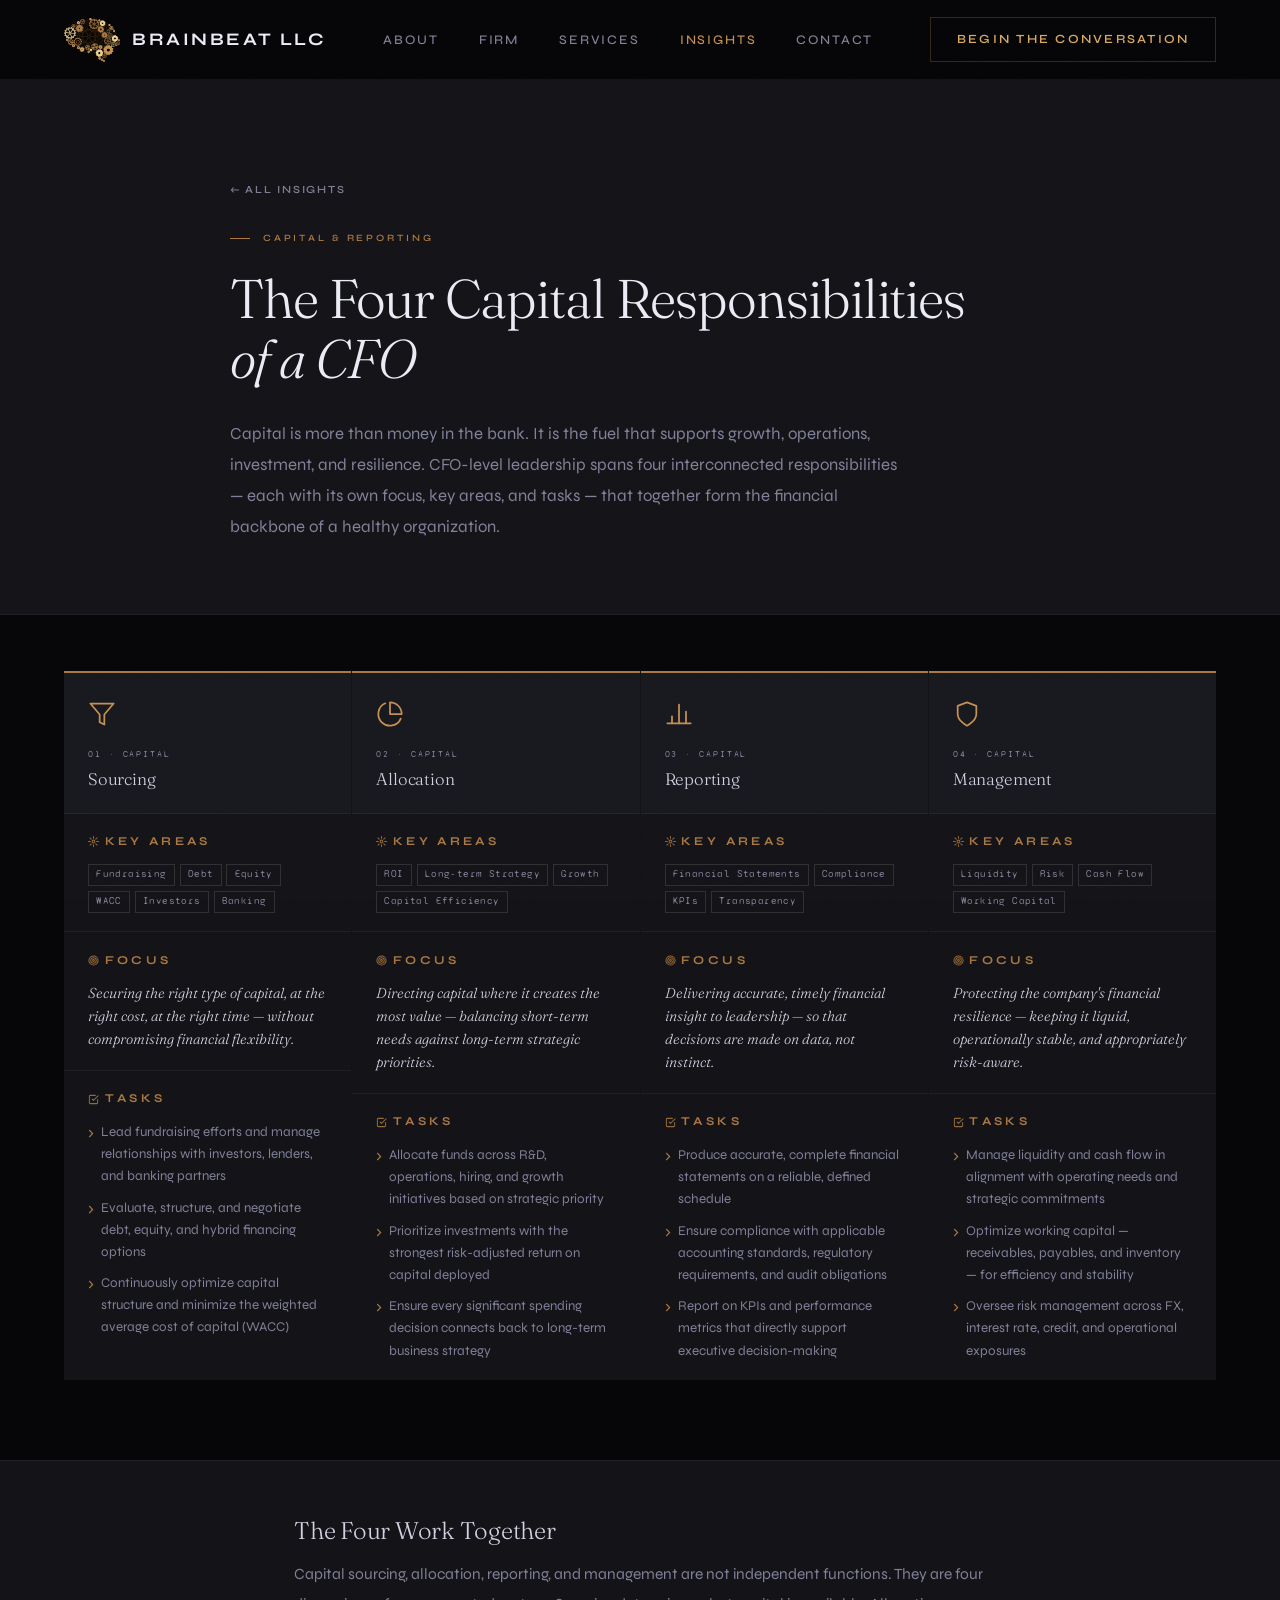
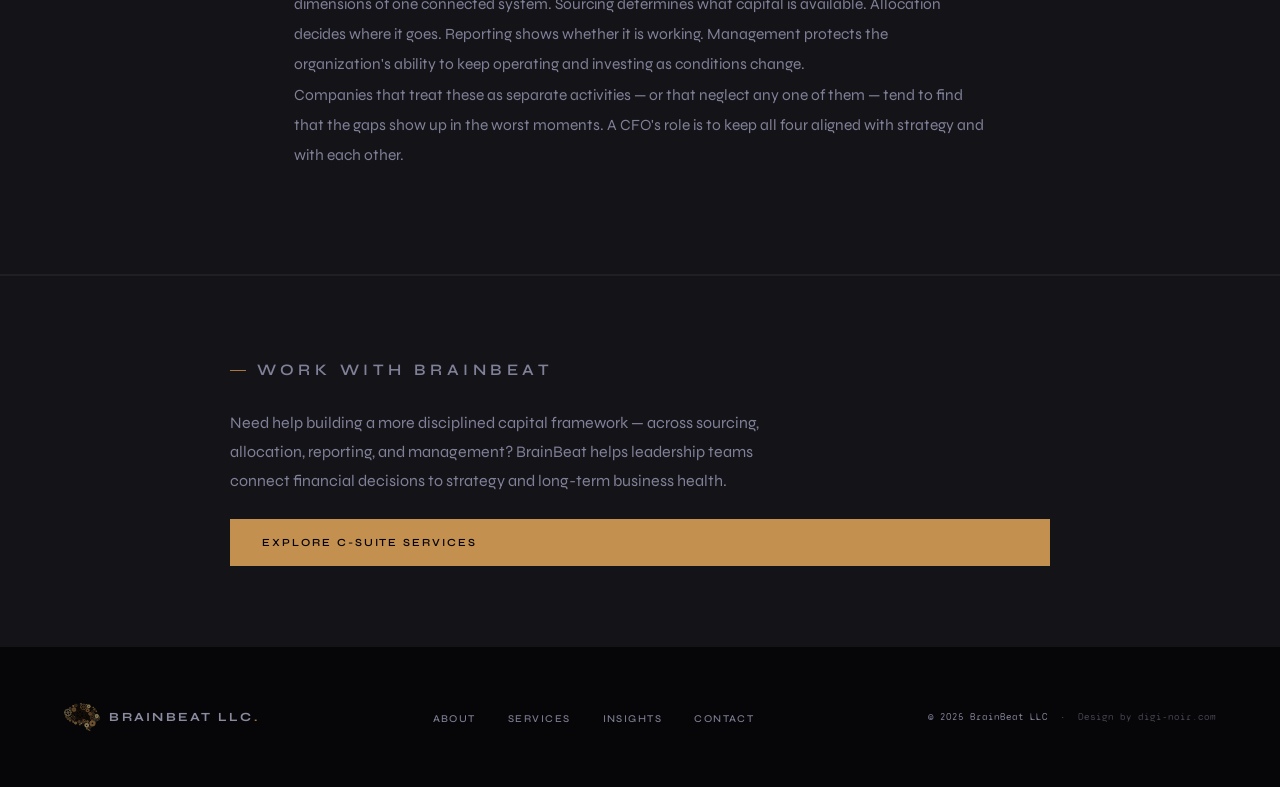
<file: insights/four-capital-responsibilities-of-a-cfo.html>
<!doctype html>
<html lang="en">
  <head>
    <meta charset="UTF-8" />
    <meta name="viewport" content="width=device-width, initial-scale=1.0" />
    <title>The Four Capital Responsibilities of a CFO | BrainBeat LLC</title>
    <meta
      name="description"
      content="CFO leadership spans four capital responsibilities: capital sourcing, capital allocation, capital reporting, and capital management — each with distinct focus areas and tasks."
    />
    <meta name="author" content="BrainBeat LLC" />
    <meta name="robots" content="index, follow" />
    <link rel="canonical" href="https://www.brainbeatllc.com/insights/four-capital-responsibilities-of-a-cfo" />
    <link rel="icon" type="image/svg+xml" href="../favicon.svg" />
    <link rel="icon" type="image/png" href="../favicon.png" />
    <link rel="shortcut icon" href="../favicon.png" />
    <link
      href="https://fonts.googleapis.com/css2?family=Syne:wght@400;500;600;700;800&family=Syne+Mono&family=Fraunces:ital,opsz,wght@0,9..144,300;0,9..144,400;1,9..144,300;1,9..144,400&display=swap"
      rel="stylesheet"
    />
    <link rel="stylesheet" href="../styles.css" />
  </head>
  <body>
    <a class="skip-link" href="#article">Skip to main content</a>

    <!-- NAV -->
    <nav>
      <a class="nav-logo" href="../">
        <img src="../brain_and_gears_dark_executive.svg" alt="BrainBeat LLC" class="nav-logo-img" />
        <span class="nav-logo-text">BrainBeat LLC</span>
      </a>
      <ul class="nav-links">
        <li><a href="../#about">About</a></li>
        <li><a href="../#firm">Firm</a></li>
        <li><a href="../#team">Services</a></li>
        <li><a href="index.html" class="nav-link-active">Insights</a></li>
        <li><a href="../#contact">Contact</a></li>
      </ul>
      <a class="nav-cta" href="../#contact">Begin the Conversation</a>
      <button class="nav-hamburger" id="nav-hamburger" aria-label="Toggle menu">
        <span></span><span></span><span></span>
      </button>
    </nav>
    <div class="nav-drawer" id="nav-drawer">
      <a class="nav-drawer-link" href="../#about">About</a>
      <a class="nav-drawer-link" href="../#firm">Firm</a>
      <a class="nav-drawer-link" href="../#team">Services</a>
      <a class="nav-drawer-link" href="index.html">Insights</a>
      <a class="nav-drawer-link" href="../#contact">Contact</a>
      <a class="nav-drawer-cta" href="../#contact">Begin the Conversation</a>
    </div>

    <!-- ARTICLE -->
    <main class="article-page" id="article">

      <!-- HEADER -->
      <header class="article-header">
        <div class="article-header-inner">
          <a class="article-back" href="index.html">← All Insights</a>
          <p class="article-eyebrow">Capital &amp; Reporting</p>
          <h1 class="article-h1">The Four Capital Responsibilities<br /><em>of a CFO</em></h1>
          <p class="article-intro">
            Capital is more than money in the bank. It is the fuel that supports growth, operations, investment, and resilience. CFO-level leadership spans four interconnected responsibilities — each with its own focus, key areas, and tasks — that together form the financial backbone of a healthy organization.
          </p>
        </div>
      </header>

      <!-- FOUR-COLUMN CAPITAL MATRIX -->
      <div class="capital-outer">
        <div class="capital-grid">

          <!-- ── 01 CAPITAL SOURCING ── -->
          <div class="capital-col">
            <div class="capital-col-header">
              <div class="capital-col-icon">
                <!-- filter/funnel: converging capital inward -->
                <svg width="28" height="28" viewBox="0 0 24 24" fill="none" stroke="currentColor" stroke-width="1.5" stroke-linecap="round" stroke-linejoin="round">
                  <polygon points="22 3 2 3 10 12.46 10 19 14 21 14 12.46 22 3"/>
                </svg>
              </div>
              <span class="capital-col-num">01 · Capital</span>
              <span class="capital-col-name">Sourcing</span>
            </div>

            <!-- Key Areas -->
            <div class="capital-section">
              <p class="capital-lbl">
                <svg width="11" height="11" viewBox="0 0 24 24" fill="none" stroke="currentColor" stroke-width="2.2" stroke-linecap="round" stroke-linejoin="round"><circle cx="12" cy="12" r="3"/><path d="M12 1v4M12 19v4M4.22 4.22l2.83 2.83M16.95 16.95l2.83 2.83M1 12h4M19 12h4M4.22 19.78l2.83-2.83M16.95 7.05l2.83-2.83"/></svg>
                Key Areas
              </p>
              <div class="capital-tags">
                <span class="capital-tag">Fundraising</span>
                <span class="capital-tag">Debt</span>
                <span class="capital-tag">Equity</span>
                <span class="capital-tag">WACC</span>
                <span class="capital-tag">Investors</span>
                <span class="capital-tag">Banking</span>
              </div>
            </div>

            <!-- Focus -->
            <div class="capital-section">
              <p class="capital-lbl">
                <svg width="11" height="11" viewBox="0 0 24 24" fill="none" stroke="currentColor" stroke-width="2.2" stroke-linecap="round" stroke-linejoin="round"><circle cx="12" cy="12" r="10"/><circle cx="12" cy="12" r="6"/><circle cx="12" cy="12" r="2"/></svg>
                Focus
              </p>
              <p class="capital-focus">Securing the right type of capital, at the right cost, at the right time — without compromising financial flexibility.</p>
            </div>

            <!-- Tasks -->
            <div class="capital-section">
              <p class="capital-lbl">
                <svg width="11" height="11" viewBox="0 0 24 24" fill="none" stroke="currentColor" stroke-width="2.2" stroke-linecap="round" stroke-linejoin="round"><polyline points="9 11 12 14 22 4"/><path d="M21 12v7a2 2 0 0 1-2 2H5a2 2 0 0 1-2-2V5a2 2 0 0 1 2-2h11"/></svg>
                Tasks
              </p>
              <ul class="capital-list">
                <li>Lead fundraising efforts and manage relationships with investors, lenders, and banking partners</li>
                <li>Evaluate, structure, and negotiate debt, equity, and hybrid financing options</li>
                <li>Continuously optimize capital structure and minimize the weighted average cost of capital (WACC)</li>
              </ul>
            </div>
          </div>

          <!-- ── 02 CAPITAL ALLOCATION ── -->
          <div class="capital-col">
            <div class="capital-col-header">
              <div class="capital-col-icon">
                <!-- pie-chart: distributing capital outward -->
                <svg width="28" height="28" viewBox="0 0 24 24" fill="none" stroke="currentColor" stroke-width="1.5" stroke-linecap="round" stroke-linejoin="round">
                  <path d="M21.21 15.89A10 10 0 1 1 8 2.83"/>
                  <path d="M22 12A10 10 0 0 0 12 2v10z"/>
                </svg>
              </div>
              <span class="capital-col-num">02 · Capital</span>
              <span class="capital-col-name">Allocation</span>
            </div>

            <!-- Key Areas -->
            <div class="capital-section">
              <p class="capital-lbl">
                <svg width="11" height="11" viewBox="0 0 24 24" fill="none" stroke="currentColor" stroke-width="2.2" stroke-linecap="round" stroke-linejoin="round"><circle cx="12" cy="12" r="3"/><path d="M12 1v4M12 19v4M4.22 4.22l2.83 2.83M16.95 16.95l2.83 2.83M1 12h4M19 12h4M4.22 19.78l2.83-2.83M16.95 7.05l2.83-2.83"/></svg>
                Key Areas
              </p>
              <div class="capital-tags">
                <span class="capital-tag">ROI</span>
                <span class="capital-tag">Long-term Strategy</span>
                <span class="capital-tag">Growth</span>
                <span class="capital-tag">Capital Efficiency</span>
              </div>
            </div>

            <!-- Focus -->
            <div class="capital-section">
              <p class="capital-lbl">
                <svg width="11" height="11" viewBox="0 0 24 24" fill="none" stroke="currentColor" stroke-width="2.2" stroke-linecap="round" stroke-linejoin="round"><circle cx="12" cy="12" r="10"/><circle cx="12" cy="12" r="6"/><circle cx="12" cy="12" r="2"/></svg>
                Focus
              </p>
              <p class="capital-focus">Directing capital where it creates the most value — balancing short-term needs against long-term strategic priorities.</p>
            </div>

            <!-- Tasks -->
            <div class="capital-section">
              <p class="capital-lbl">
                <svg width="11" height="11" viewBox="0 0 24 24" fill="none" stroke="currentColor" stroke-width="2.2" stroke-linecap="round" stroke-linejoin="round"><polyline points="9 11 12 14 22 4"/><path d="M21 12v7a2 2 0 0 1-2 2H5a2 2 0 0 1-2-2V5a2 2 0 0 1 2-2h11"/></svg>
                Tasks
              </p>
              <ul class="capital-list">
                <li>Allocate funds across R&amp;D, operations, hiring, and growth initiatives based on strategic priority</li>
                <li>Prioritize investments with the strongest risk-adjusted return on capital deployed</li>
                <li>Ensure every significant spending decision connects back to long-term business strategy</li>
              </ul>
            </div>
          </div>

          <!-- ── 03 CAPITAL REPORTING ── -->
          <div class="capital-col">
            <div class="capital-col-header">
              <div class="capital-col-icon">
                <!-- bar chart: performance visibility -->
                <svg width="28" height="28" viewBox="0 0 24 24" fill="none" stroke="currentColor" stroke-width="1.5" stroke-linecap="round" stroke-linejoin="round">
                  <line x1="18" y1="20" x2="18" y2="10"/>
                  <line x1="12" y1="20" x2="12" y2="4"/>
                  <line x1="6" y1="20" x2="6" y2="14"/>
                  <line x1="2" y1="20" x2="22" y2="20"/>
                </svg>
              </div>
              <span class="capital-col-num">03 · Capital</span>
              <span class="capital-col-name">Reporting</span>
            </div>

            <!-- Key Areas -->
            <div class="capital-section">
              <p class="capital-lbl">
                <svg width="11" height="11" viewBox="0 0 24 24" fill="none" stroke="currentColor" stroke-width="2.2" stroke-linecap="round" stroke-linejoin="round"><circle cx="12" cy="12" r="3"/><path d="M12 1v4M12 19v4M4.22 4.22l2.83 2.83M16.95 16.95l2.83 2.83M1 12h4M19 12h4M4.22 19.78l2.83-2.83M16.95 7.05l2.83-2.83"/></svg>
                Key Areas
              </p>
              <div class="capital-tags">
                <span class="capital-tag">Financial Statements</span>
                <span class="capital-tag">Compliance</span>
                <span class="capital-tag">KPIs</span>
                <span class="capital-tag">Transparency</span>
              </div>
            </div>

            <!-- Focus -->
            <div class="capital-section">
              <p class="capital-lbl">
                <svg width="11" height="11" viewBox="0 0 24 24" fill="none" stroke="currentColor" stroke-width="2.2" stroke-linecap="round" stroke-linejoin="round"><circle cx="12" cy="12" r="10"/><circle cx="12" cy="12" r="6"/><circle cx="12" cy="12" r="2"/></svg>
                Focus
              </p>
              <p class="capital-focus">Delivering accurate, timely financial insight to leadership — so that decisions are made on data, not instinct.</p>
            </div>

            <!-- Tasks -->
            <div class="capital-section">
              <p class="capital-lbl">
                <svg width="11" height="11" viewBox="0 0 24 24" fill="none" stroke="currentColor" stroke-width="2.2" stroke-linecap="round" stroke-linejoin="round"><polyline points="9 11 12 14 22 4"/><path d="M21 12v7a2 2 0 0 1-2 2H5a2 2 0 0 1-2-2V5a2 2 0 0 1 2-2h11"/></svg>
                Tasks
              </p>
              <ul class="capital-list">
                <li>Produce accurate, complete financial statements on a reliable, defined schedule</li>
                <li>Ensure compliance with applicable accounting standards, regulatory requirements, and audit obligations</li>
                <li>Report on KPIs and performance metrics that directly support executive decision-making</li>
              </ul>
            </div>
          </div>

          <!-- ── 04 CAPITAL MANAGEMENT ── -->
          <div class="capital-col">
            <div class="capital-col-header">
              <div class="capital-col-icon">
                <!-- shield: protecting financial resilience -->
                <svg width="28" height="28" viewBox="0 0 24 24" fill="none" stroke="currentColor" stroke-width="1.5" stroke-linecap="round" stroke-linejoin="round">
                  <path d="M12 22s8-4 8-10V5l-8-3-8 3v7c0 6 8 10 8 10z"/>
                </svg>
              </div>
              <span class="capital-col-num">04 · Capital</span>
              <span class="capital-col-name">Management</span>
            </div>

            <!-- Key Areas -->
            <div class="capital-section">
              <p class="capital-lbl">
                <svg width="11" height="11" viewBox="0 0 24 24" fill="none" stroke="currentColor" stroke-width="2.2" stroke-linecap="round" stroke-linejoin="round"><circle cx="12" cy="12" r="3"/><path d="M12 1v4M12 19v4M4.22 4.22l2.83 2.83M16.95 16.95l2.83 2.83M1 12h4M19 12h4M4.22 19.78l2.83-2.83M16.95 7.05l2.83-2.83"/></svg>
                Key Areas
              </p>
              <div class="capital-tags">
                <span class="capital-tag">Liquidity</span>
                <span class="capital-tag">Risk</span>
                <span class="capital-tag">Cash Flow</span>
                <span class="capital-tag">Working Capital</span>
              </div>
            </div>

            <!-- Focus -->
            <div class="capital-section">
              <p class="capital-lbl">
                <svg width="11" height="11" viewBox="0 0 24 24" fill="none" stroke="currentColor" stroke-width="2.2" stroke-linecap="round" stroke-linejoin="round"><circle cx="12" cy="12" r="10"/><circle cx="12" cy="12" r="6"/><circle cx="12" cy="12" r="2"/></svg>
                Focus
              </p>
              <p class="capital-focus">Protecting the company's financial resilience — keeping it liquid, operationally stable, and appropriately risk-aware.</p>
            </div>

            <!-- Tasks -->
            <div class="capital-section">
              <p class="capital-lbl">
                <svg width="11" height="11" viewBox="0 0 24 24" fill="none" stroke="currentColor" stroke-width="2.2" stroke-linecap="round" stroke-linejoin="round"><polyline points="9 11 12 14 22 4"/><path d="M21 12v7a2 2 0 0 1-2 2H5a2 2 0 0 1-2-2V5a2 2 0 0 1 2-2h11"/></svg>
                Tasks
              </p>
              <ul class="capital-list">
                <li>Manage liquidity and cash flow in alignment with operating needs and strategic commitments</li>
                <li>Optimize working capital — receivables, payables, and inventory — for efficiency and stability</li>
                <li>Oversee risk management across FX, interest rate, credit, and operational exposures</li>
              </ul>
            </div>
          </div>

        </div><!-- /capital-grid -->
      </div><!-- /capital-outer -->

      <!-- CLOSING PROSE -->
      <div style="background: var(--surface); border-top: 1px solid var(--border); border-bottom: 1px solid var(--border);">
        <div class="article-body" style="padding-top: 3.5rem; padding-bottom: 3.5rem;">
          <section>
            <h2>The Four Work Together</h2>
            <p>Capital sourcing, allocation, reporting, and management are not independent functions. They are four dimensions of one connected system. Sourcing determines what capital is available. Allocation decides where it goes. Reporting shows whether it is working. Management protects the organization's ability to keep operating and investing as conditions change.</p>
            <p>Companies that treat these as separate activities — or that neglect any one of them — tend to find that the gaps show up in the worst moments. A CFO's role is to keep all four aligned with strategy and with each other.</p>
          </section>
        </div>
      </div>

      <!-- CTA -->
      <div class="article-cta-block">
        <div class="article-cta-inner">
          <p class="article-cta-label">Work With BrainBeat</p>
          <p>Need help building a more disciplined capital framework — across sourcing, allocation, reporting, and management? BrainBeat helps leadership teams connect financial decisions to strategy and long-term business health.</p>
          <a class="btn-primary" href="../#team">Explore C-Suite Services</a>
        </div>
      </div>

    </main>

    <!-- FOOTER -->
    <footer>
      <div class="footer-inner">
        <a class="footer-logo" href="../">
          <img src="../brain_and_gears_dark_executive.svg" alt="BrainBeat LLC" class="footer-logo-img" />
          <span class="footer-logo-wordmark">BrainBeat LLC<span>.</span></span>
        </a>
        <ul class="footer-links">
          <li><a href="../#about">About</a></li>
          <li><a href="../#team">Services</a></li>
          <li><a href="index.html">Insights</a></li>
          <li><a href="../#contact">Contact</a></li>
        </ul>
        <span class="footer-copy">© 2025 BrainBeat LLC &nbsp;·&nbsp; <a href="https://www.digi-noir.com" target="_blank" rel="noopener" style="color: inherit; text-decoration: none; opacity: 0.5">Design by digi-noir.com</a></span>
      </div>
    </footer>

    <script>
      const hamburger = document.getElementById("nav-hamburger");
      const drawer = document.getElementById("nav-drawer");
      hamburger.addEventListener("click", () => { hamburger.classList.toggle("open"); drawer.classList.toggle("open"); });
      drawer.querySelectorAll("a").forEach((link) => { link.addEventListener("click", () => { hamburger.classList.remove("open"); drawer.classList.remove("open"); }); });
    </script>
  </body>
</html>
</file>
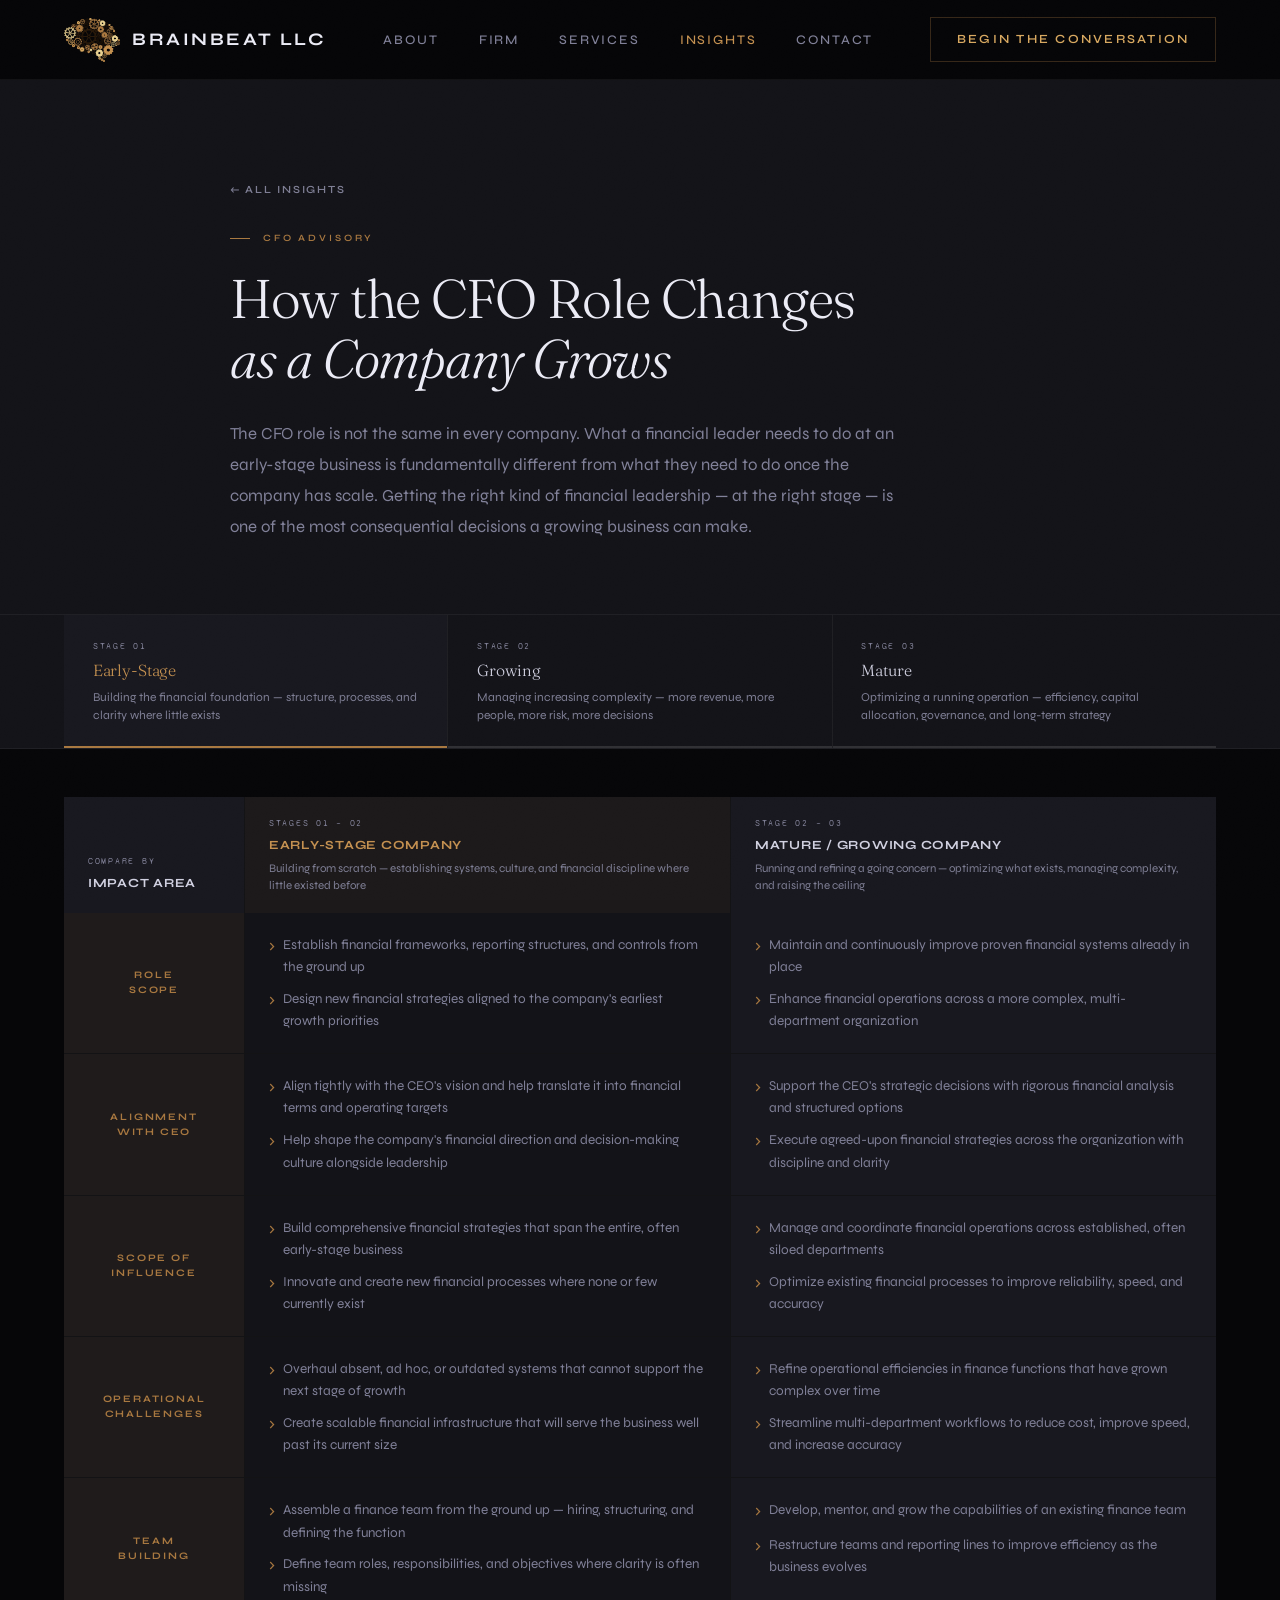
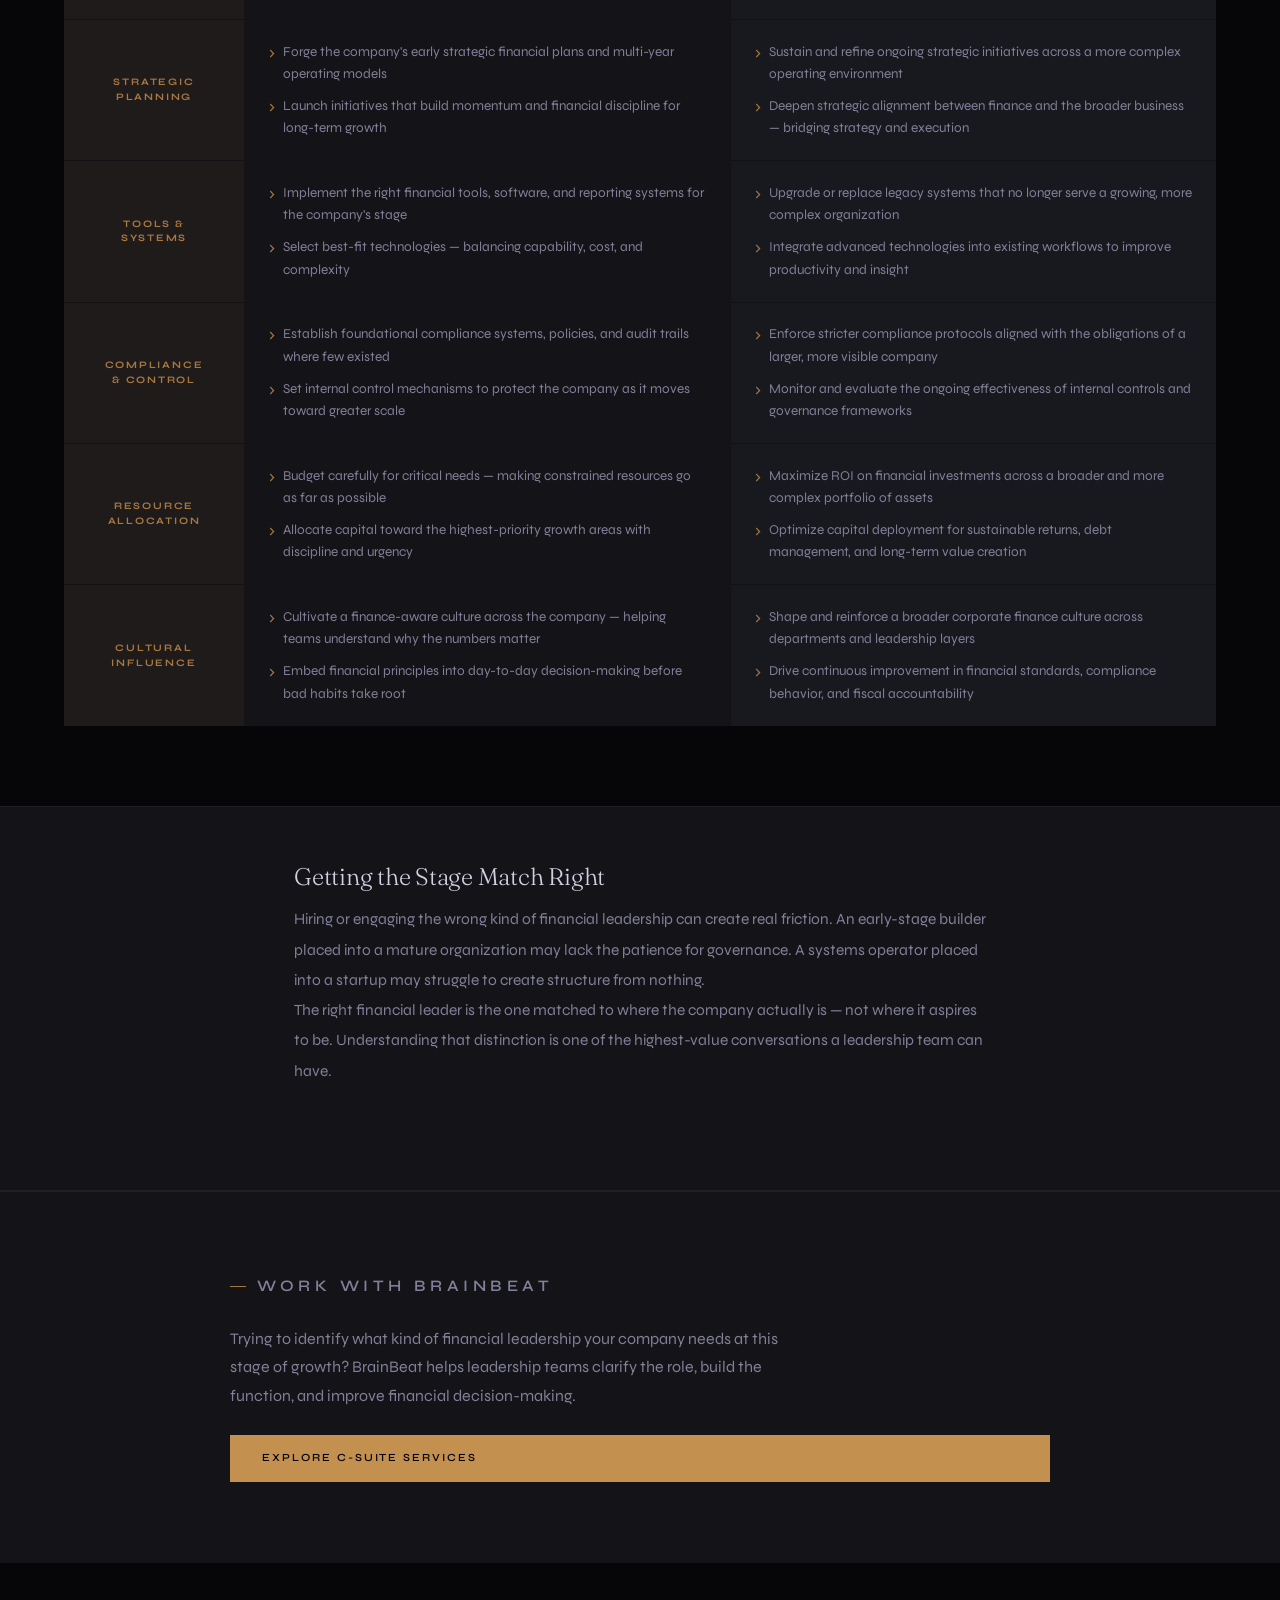
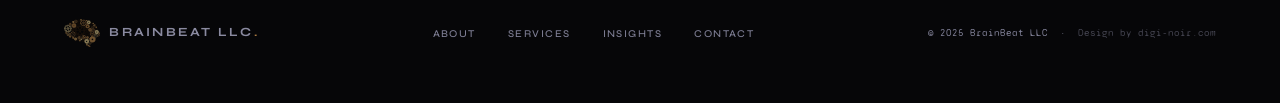
<file: insights/how-the-cfo-role-changes.html>
<!doctype html>
<html lang="en">
  <head>
    <meta charset="UTF-8" />
    <meta name="viewport" content="width=device-width, initial-scale=1.0" />
    <title>How the CFO Role Changes as a Company Grows | BrainBeat LLC</title>
    <meta
      name="description"
      content="The CFO role is not the same at every stage. See how responsibilities shift across role scope, strategy, team building, compliance, and culture as companies grow."
    />
    <meta name="author" content="BrainBeat LLC" />
    <meta name="robots" content="index, follow" />
    <link rel="canonical" href="https://www.brainbeatllc.com/insights/how-the-cfo-role-changes" />
    <link rel="icon" type="image/svg+xml" href="../favicon.svg" />
    <link rel="icon" type="image/png" href="../favicon.png" />
    <link rel="shortcut icon" href="../favicon.png" />
    <link
      href="https://fonts.googleapis.com/css2?family=Syne:wght@400;500;600;700;800&family=Syne+Mono&family=Fraunces:ital,opsz,wght@0,9..144,300;0,9..144,400;1,9..144,300;1,9..144,400&display=swap"
      rel="stylesheet"
    />
    <link rel="stylesheet" href="../styles.css" />
  </head>
  <body>
    <a class="skip-link" href="#article">Skip to main content</a>

    <!-- NAV -->
    <nav>
      <a class="nav-logo" href="../">
        <img src="../brain_and_gears_dark_executive.svg" alt="BrainBeat LLC" class="nav-logo-img" />
        <span class="nav-logo-text">BrainBeat LLC</span>
      </a>
      <ul class="nav-links">
        <li><a href="../#about">About</a></li>
        <li><a href="../#firm">Firm</a></li>
        <li><a href="../#team">Services</a></li>
        <li><a href="index.html" class="nav-link-active">Insights</a></li>
        <li><a href="../#contact">Contact</a></li>
      </ul>
      <a class="nav-cta" href="../#contact">Begin the Conversation</a>
      <button class="nav-hamburger" id="nav-hamburger" aria-label="Toggle menu">
        <span></span><span></span><span></span>
      </button>
    </nav>
    <div class="nav-drawer" id="nav-drawer">
      <a class="nav-drawer-link" href="../#about">About</a>
      <a class="nav-drawer-link" href="../#firm">Firm</a>
      <a class="nav-drawer-link" href="../#team">Services</a>
      <a class="nav-drawer-link" href="index.html">Insights</a>
      <a class="nav-drawer-link" href="../#contact">Contact</a>
      <a class="nav-drawer-cta" href="../#contact">Begin the Conversation</a>
    </div>

    <!-- ARTICLE -->
    <main class="article-page" id="article">

      <!-- HEADER -->
      <header class="article-header">
        <div class="article-header-inner">
          <a class="article-back" href="index.html">← All Insights</a>
          <p class="article-eyebrow">CFO Advisory</p>
          <h1 class="article-h1">How the CFO Role Changes<br /><em>as a Company Grows</em></h1>
          <p class="article-intro">
            The CFO role is not the same in every company. What a financial leader needs to do at an early-stage business is fundamentally different from what they need to do once the company has scale. Getting the right kind of financial leadership — at the right stage — is one of the most consequential decisions a growing business can make.
          </p>
        </div>
      </header>

      <!-- STAGE FLOW BAR -->
      <div class="cfo-flow">
        <div class="cfo-flow-inner">
          <div class="cfo-stage cfo-stage--active">
            <span class="cfo-stage-num">Stage 01</span>
            <span class="cfo-stage-title">Early-Stage</span>
            <span class="cfo-stage-desc">Building the financial foundation — structure, processes, and clarity where little exists</span>
            <div class="cfo-stage-bar"></div>
          </div>
          <div class="cfo-stage">
            <span class="cfo-stage-num">Stage 02</span>
            <span class="cfo-stage-title">Growing</span>
            <span class="cfo-stage-desc">Managing increasing complexity — more revenue, more people, more risk, more decisions</span>
            <div class="cfo-stage-bar"></div>
          </div>
          <div class="cfo-stage">
            <span class="cfo-stage-num">Stage 03</span>
            <span class="cfo-stage-title">Mature</span>
            <span class="cfo-stage-desc">Optimizing a running operation — efficiency, capital allocation, governance, and long-term strategy</span>
            <div class="cfo-stage-bar"></div>
          </div>
        </div>
      </div>

      <!-- COMPARISON MATRIX -->
      <div class="cfo-section">
        <div class="cfo-section-inner">

          <!-- column headers -->
          <div class="cfo-col-headers">
            <div class="cfo-col-header cfo-col-header--label">
              <span class="cfo-col-header-eyebrow">Compare by</span>
              <span class="cfo-col-header-title">Impact Area</span>
            </div>
            <div class="cfo-col-header cfo-col-header--early">
              <span class="cfo-col-header-eyebrow">Stages 01 – 02</span>
              <span class="cfo-col-header-title">Early-Stage Company</span>
              <span class="cfo-col-header-sub">Building from scratch — establishing systems, culture, and financial discipline where little existed before</span>
            </div>
            <div class="cfo-col-header cfo-col-header--mature">
              <span class="cfo-col-header-eyebrow">Stage 02 – 03</span>
              <span class="cfo-col-header-title">Mature / Growing Company</span>
              <span class="cfo-col-header-sub">Running and refining a going concern — optimizing what exists, managing complexity, and raising the ceiling</span>
            </div>
          </div>

          <!-- matrix rows -->
          <div class="cfo-matrix">

            <!-- 01 Role Scope -->
            <div class="cfo-row-lbl">
              <span class="cfo-row-lbl-inner">Role<br/>Scope</span>
            </div>
            <div class="cfo-cell">
              <ul class="cfo-items">
                <li>Establish financial frameworks, reporting structures, and controls from the ground up</li>
                <li>Design new financial strategies aligned to the company's earliest growth priorities</li>
              </ul>
            </div>
            <div class="cfo-cell cfo-cell--mature">
              <ul class="cfo-items">
                <li>Maintain and continuously improve proven financial systems already in place</li>
                <li>Enhance financial operations across a more complex, multi-department organization</li>
              </ul>
            </div>

            <!-- 02 CEO Alignment -->
            <div class="cfo-row-lbl">
              <span class="cfo-row-lbl-inner">Alignment<br/>with CEO</span>
            </div>
            <div class="cfo-cell">
              <ul class="cfo-items">
                <li>Align tightly with the CEO's vision and help translate it into financial terms and operating targets</li>
                <li>Help shape the company's financial direction and decision-making culture alongside leadership</li>
              </ul>
            </div>
            <div class="cfo-cell cfo-cell--mature">
              <ul class="cfo-items">
                <li>Support the CEO's strategic decisions with rigorous financial analysis and structured options</li>
                <li>Execute agreed-upon financial strategies across the organization with discipline and clarity</li>
              </ul>
            </div>

            <!-- 03 Scope of Influence -->
            <div class="cfo-row-lbl">
              <span class="cfo-row-lbl-inner">Scope of<br/>Influence</span>
            </div>
            <div class="cfo-cell">
              <ul class="cfo-items">
                <li>Build comprehensive financial strategies that span the entire, often early-stage business</li>
                <li>Innovate and create new financial processes where none or few currently exist</li>
              </ul>
            </div>
            <div class="cfo-cell cfo-cell--mature">
              <ul class="cfo-items">
                <li>Manage and coordinate financial operations across established, often siloed departments</li>
                <li>Optimize existing financial processes to improve reliability, speed, and accuracy</li>
              </ul>
            </div>

            <!-- 04 Operational Challenges -->
            <div class="cfo-row-lbl">
              <span class="cfo-row-lbl-inner">Operational<br/>Challenges</span>
            </div>
            <div class="cfo-cell">
              <ul class="cfo-items">
                <li>Overhaul absent, ad hoc, or outdated systems that cannot support the next stage of growth</li>
                <li>Create scalable financial infrastructure that will serve the business well past its current size</li>
              </ul>
            </div>
            <div class="cfo-cell cfo-cell--mature">
              <ul class="cfo-items">
                <li>Refine operational efficiencies in finance functions that have grown complex over time</li>
                <li>Streamline multi-department workflows to reduce cost, improve speed, and increase accuracy</li>
              </ul>
            </div>

            <!-- 05 Team Building -->
            <div class="cfo-row-lbl">
              <span class="cfo-row-lbl-inner">Team<br/>Building</span>
            </div>
            <div class="cfo-cell">
              <ul class="cfo-items">
                <li>Assemble a finance team from the ground up — hiring, structuring, and defining the function</li>
                <li>Define team roles, responsibilities, and objectives where clarity is often missing</li>
              </ul>
            </div>
            <div class="cfo-cell cfo-cell--mature">
              <ul class="cfo-items">
                <li>Develop, mentor, and grow the capabilities of an existing finance team</li>
                <li>Restructure teams and reporting lines to improve efficiency as the business evolves</li>
              </ul>
            </div>

            <!-- 06 Strategic Planning -->
            <div class="cfo-row-lbl">
              <span class="cfo-row-lbl-inner">Strategic<br/>Planning</span>
            </div>
            <div class="cfo-cell">
              <ul class="cfo-items">
                <li>Forge the company's early strategic financial plans and multi-year operating models</li>
                <li>Launch initiatives that build momentum and financial discipline for long-term growth</li>
              </ul>
            </div>
            <div class="cfo-cell cfo-cell--mature">
              <ul class="cfo-items">
                <li>Sustain and refine ongoing strategic initiatives across a more complex operating environment</li>
                <li>Deepen strategic alignment between finance and the broader business — bridging strategy and execution</li>
              </ul>
            </div>

            <!-- 07 Tools & Systems -->
            <div class="cfo-row-lbl">
              <span class="cfo-row-lbl-inner">Tools &amp;<br/>Systems</span>
            </div>
            <div class="cfo-cell">
              <ul class="cfo-items">
                <li>Implement the right financial tools, software, and reporting systems for the company's stage</li>
                <li>Select best-fit technologies — balancing capability, cost, and complexity</li>
              </ul>
            </div>
            <div class="cfo-cell cfo-cell--mature">
              <ul class="cfo-items">
                <li>Upgrade or replace legacy systems that no longer serve a growing, more complex organization</li>
                <li>Integrate advanced technologies into existing workflows to improve productivity and insight</li>
              </ul>
            </div>

            <!-- 08 Compliance & Control -->
            <div class="cfo-row-lbl">
              <span class="cfo-row-lbl-inner">Compliance<br/>&amp; Control</span>
            </div>
            <div class="cfo-cell">
              <ul class="cfo-items">
                <li>Establish foundational compliance systems, policies, and audit trails where few existed</li>
                <li>Set internal control mechanisms to protect the company as it moves toward greater scale</li>
              </ul>
            </div>
            <div class="cfo-cell cfo-cell--mature">
              <ul class="cfo-items">
                <li>Enforce stricter compliance protocols aligned with the obligations of a larger, more visible company</li>
                <li>Monitor and evaluate the ongoing effectiveness of internal controls and governance frameworks</li>
              </ul>
            </div>

            <!-- 09 Resource Allocation -->
            <div class="cfo-row-lbl">
              <span class="cfo-row-lbl-inner">Resource<br/>Allocation</span>
            </div>
            <div class="cfo-cell">
              <ul class="cfo-items">
                <li>Budget carefully for critical needs — making constrained resources go as far as possible</li>
                <li>Allocate capital toward the highest-priority growth areas with discipline and urgency</li>
              </ul>
            </div>
            <div class="cfo-cell cfo-cell--mature">
              <ul class="cfo-items">
                <li>Maximize ROI on financial investments across a broader and more complex portfolio of assets</li>
                <li>Optimize capital deployment for sustainable returns, debt management, and long-term value creation</li>
              </ul>
            </div>

            <!-- 10 Cultural Influence -->
            <div class="cfo-row-lbl">
              <span class="cfo-row-lbl-inner">Cultural<br/>Influence</span>
            </div>
            <div class="cfo-cell">
              <ul class="cfo-items">
                <li>Cultivate a finance-aware culture across the company — helping teams understand why the numbers matter</li>
                <li>Embed financial principles into day-to-day decision-making before bad habits take root</li>
              </ul>
            </div>
            <div class="cfo-cell cfo-cell--mature">
              <ul class="cfo-items">
                <li>Shape and reinforce a broader corporate finance culture across departments and leadership layers</li>
                <li>Drive continuous improvement in financial standards, compliance behavior, and fiscal accountability</li>
              </ul>
            </div>

          </div><!-- /cfo-matrix -->
        </div><!-- /cfo-section-inner -->
      </div><!-- /cfo-section -->

      <!-- CLOSING PROSE -->
      <div style="background: var(--surface); border-top: 1px solid var(--border); border-bottom: 1px solid var(--border);">
        <div class="article-body" style="padding-top: 3.5rem; padding-bottom: 3.5rem;">
          <section>
            <h2>Getting the Stage Match Right</h2>
            <p>Hiring or engaging the wrong kind of financial leadership can create real friction. An early-stage builder placed into a mature organization may lack the patience for governance. A systems operator placed into a startup may struggle to create structure from nothing.</p>
            <p>The right financial leader is the one matched to where the company actually is — not where it aspires to be. Understanding that distinction is one of the highest-value conversations a leadership team can have.</p>
          </section>
        </div>
      </div>

      <!-- CTA -->
      <div class="article-cta-block">
        <div class="article-cta-inner">
          <p class="article-cta-label">Work With BrainBeat</p>
          <p>Trying to identify what kind of financial leadership your company needs at this stage of growth? BrainBeat helps leadership teams clarify the role, build the function, and improve financial decision-making.</p>
          <a class="btn-primary" href="../#team">Explore C-Suite Services</a>
        </div>
      </div>

    </main>

    <!-- FOOTER -->
    <footer>
      <div class="footer-inner">
        <a class="footer-logo" href="../">
          <img src="../brain_and_gears_dark_executive.svg" alt="BrainBeat LLC" class="footer-logo-img" />
          <span class="footer-logo-wordmark">BrainBeat LLC<span>.</span></span>
        </a>
        <ul class="footer-links">
          <li><a href="../#about">About</a></li>
          <li><a href="../#team">Services</a></li>
          <li><a href="index.html">Insights</a></li>
          <li><a href="../#contact">Contact</a></li>
        </ul>
        <span class="footer-copy">© 2025 BrainBeat LLC &nbsp;·&nbsp; <a href="https://www.digi-noir.com" target="_blank" rel="noopener" style="color: inherit; text-decoration: none; opacity: 0.5">Design by digi-noir.com</a></span>
      </div>
    </footer>

    <script>
      const hamburger = document.getElementById("nav-hamburger");
      const drawer = document.getElementById("nav-drawer");
      hamburger.addEventListener("click", () => { hamburger.classList.toggle("open"); drawer.classList.toggle("open"); });
      drawer.querySelectorAll("a").forEach((link) => { link.addEventListener("click", () => { hamburger.classList.remove("open"); drawer.classList.remove("open"); }); });
    </script>
  </body>
</html>
</file>
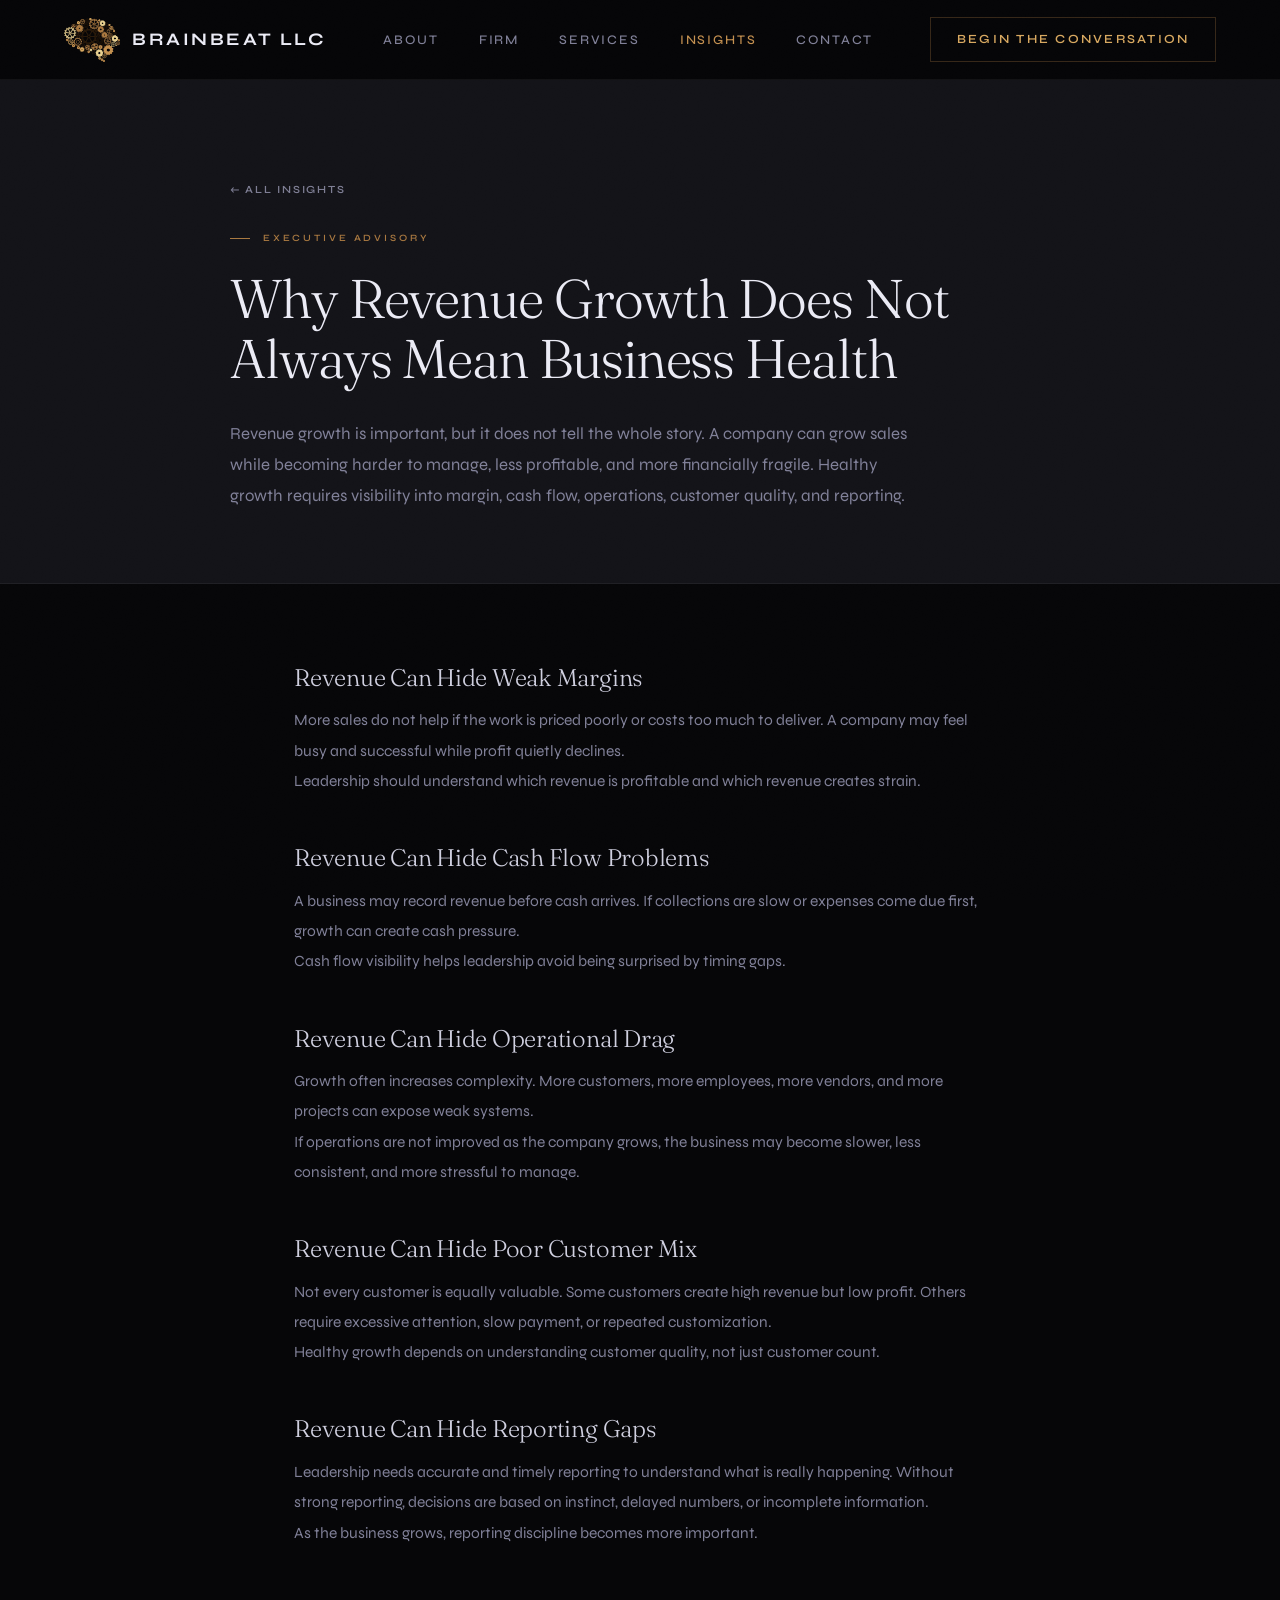
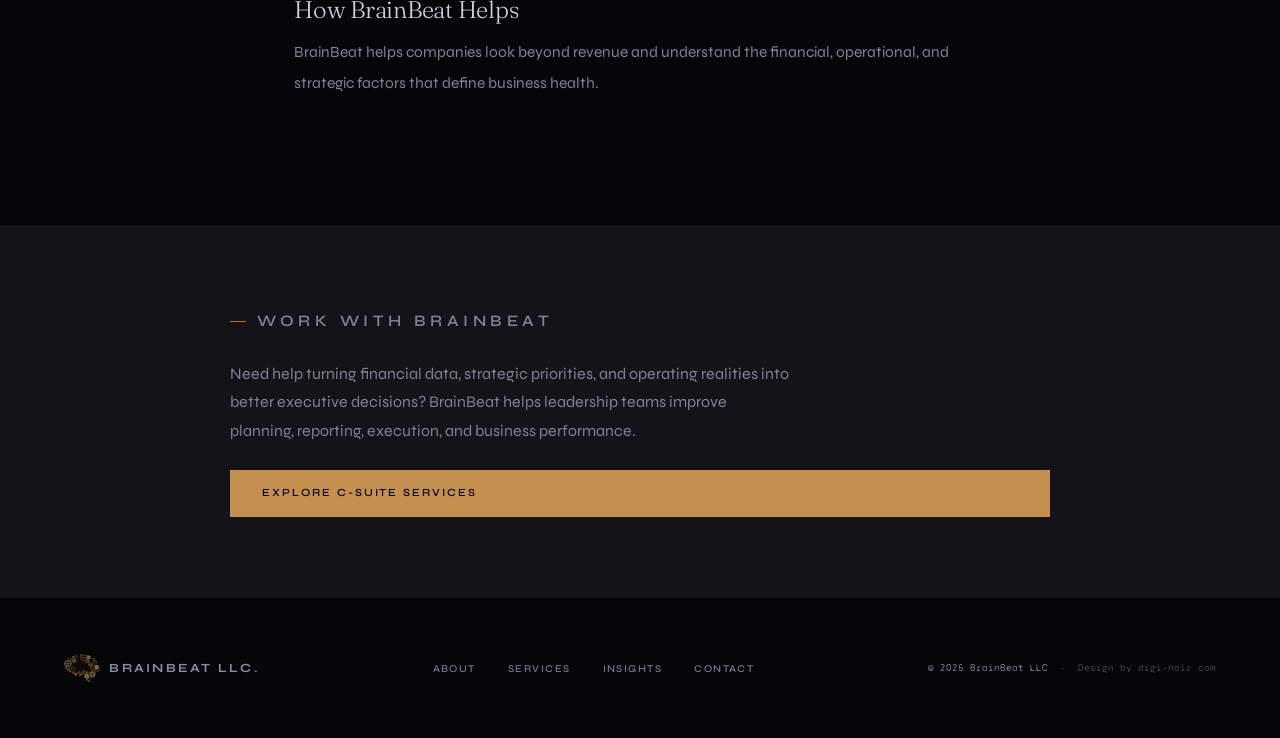
<file: insights/revenue-growth-vs-business-health.html>
<!doctype html>
<html lang="en">
  <head>
    <meta charset="UTF-8" />
    <meta name="viewport" content="width=device-width, initial-scale=1.0" />
    <title>Why Revenue Growth Does Not Always Mean Business Health | BrainBeat LLC</title>
    <meta
      name="description"
      content="Revenue growth can hide weak margins, poor cash flow, operational drag, bad customer mix, and reporting gaps. Healthy growth requires stronger business visibility."
    />
    <meta name="author" content="BrainBeat LLC" />
    <meta name="robots" content="index, follow" />
    <link rel="canonical" href="https://www.brainbeatllc.com/insights/revenue-growth-vs-business-health" />
    <link rel="icon" type="image/svg+xml" href="../favicon.svg" />
    <link rel="icon" type="image/png" href="../favicon.png" />
    <link rel="shortcut icon" href="../favicon.png" />
    <link
      href="https://fonts.googleapis.com/css2?family=Syne:wght@400;500;600;700;800&family=Syne+Mono&family=Fraunces:ital,opsz,wght@0,9..144,300;0,9..144,400;1,9..144,300;1,9..144,400&display=swap"
      rel="stylesheet"
    />
    <link rel="stylesheet" href="../styles.css" />
  </head>
  <body>
    <a class="skip-link" href="#article">Skip to main content</a>

    <nav>
      <a class="nav-logo" href="../">
        <img src="../brain_and_gears_dark_executive.svg" alt="BrainBeat LLC" class="nav-logo-img" />
        <span class="nav-logo-text">BrainBeat LLC</span>
      </a>
      <ul class="nav-links">
        <li><a href="../#about">About</a></li>
        <li><a href="../#firm">Firm</a></li>
        <li><a href="../#team">Services</a></li>
        <li><a href="index.html" class="nav-link-active">Insights</a></li>
        <li><a href="../#contact">Contact</a></li>
      </ul>
      <a class="nav-cta" href="../#contact">Begin the Conversation</a>
      <button class="nav-hamburger" id="nav-hamburger" aria-label="Toggle menu">
        <span></span><span></span><span></span>
      </button>
    </nav>
    <div class="nav-drawer" id="nav-drawer">
      <a class="nav-drawer-link" href="../#about">About</a>
      <a class="nav-drawer-link" href="../#firm">Firm</a>
      <a class="nav-drawer-link" href="../#team">Services</a>
      <a class="nav-drawer-link" href="index.html">Insights</a>
      <a class="nav-drawer-link" href="../#contact">Contact</a>
      <a class="nav-drawer-cta" href="../#contact">Begin the Conversation</a>
    </div>

    <main class="article-page" id="article">
      <header class="article-header">
        <div class="article-header-inner">
          <a class="article-back" href="index.html">← All Insights</a>
          <p class="article-eyebrow">Executive Advisory</p>
          <h1 class="article-h1">Why Revenue Growth Does Not Always Mean Business Health</h1>
          <p class="article-intro">
            Revenue growth is important, but it does not tell the whole story. A company can grow sales while becoming harder to manage, less profitable, and more financially fragile. Healthy growth requires visibility into margin, cash flow, operations, customer quality, and reporting.
          </p>
        </div>
      </header>

      <div class="article-body">
        <section>
          <h2>Revenue Can Hide Weak Margins</h2>
          <p>More sales do not help if the work is priced poorly or costs too much to deliver. A company may feel busy and successful while profit quietly declines.</p>
          <p>Leadership should understand which revenue is profitable and which revenue creates strain.</p>
        </section>

        <section>
          <h2>Revenue Can Hide Cash Flow Problems</h2>
          <p>A business may record revenue before cash arrives. If collections are slow or expenses come due first, growth can create cash pressure.</p>
          <p>Cash flow visibility helps leadership avoid being surprised by timing gaps.</p>
        </section>

        <section>
          <h2>Revenue Can Hide Operational Drag</h2>
          <p>Growth often increases complexity. More customers, more employees, more vendors, and more projects can expose weak systems.</p>
          <p>If operations are not improved as the company grows, the business may become slower, less consistent, and more stressful to manage.</p>
        </section>

        <section>
          <h2>Revenue Can Hide Poor Customer Mix</h2>
          <p>Not every customer is equally valuable. Some customers create high revenue but low profit. Others require excessive attention, slow payment, or repeated customization.</p>
          <p>Healthy growth depends on understanding customer quality, not just customer count.</p>
        </section>

        <section>
          <h2>Revenue Can Hide Reporting Gaps</h2>
          <p>Leadership needs accurate and timely reporting to understand what is really happening. Without strong reporting, decisions are based on instinct, delayed numbers, or incomplete information.</p>
          <p>As the business grows, reporting discipline becomes more important.</p>
        </section>

        <section>
          <h2>How BrainBeat Helps</h2>
          <p>BrainBeat helps companies look beyond revenue and understand the financial, operational, and strategic factors that define business health.</p>
        </section>
      </div>

      <div class="article-cta-block">
        <div class="article-cta-inner">
          <p class="article-cta-label">Work With BrainBeat</p>
          <p>Need help turning financial data, strategic priorities, and operating realities into better executive decisions? BrainBeat helps leadership teams improve planning, reporting, execution, and business performance.</p>
          <a class="btn-primary" href="../#team">Explore C-Suite Services</a>
        </div>
      </div>
    </main>

    <footer>
      <div class="footer-inner">
        <a class="footer-logo" href="../">
          <img src="../brain_and_gears_dark_executive.svg" alt="BrainBeat LLC" class="footer-logo-img" />
          <span class="footer-logo-wordmark">BrainBeat LLC<span>.</span></span>
        </a>
        <ul class="footer-links">
          <li><a href="../#about">About</a></li>
          <li><a href="../#team">Services</a></li>
          <li><a href="index.html">Insights</a></li>
          <li><a href="../#contact">Contact</a></li>
        </ul>
        <span class="footer-copy">© 2025 BrainBeat LLC &nbsp;·&nbsp; <a href="https://www.digi-noir.com" target="_blank" rel="noopener" style="color: inherit; text-decoration: none; opacity: 0.5">Design by digi-noir.com</a></span>
      </div>
    </footer>

    <script>
      const hamburger = document.getElementById("nav-hamburger");
      const drawer = document.getElementById("nav-drawer");
      hamburger.addEventListener("click", () => { hamburger.classList.toggle("open"); drawer.classList.toggle("open"); });
      drawer.querySelectorAll("a").forEach((link) => { link.addEventListener("click", () => { hamburger.classList.remove("open"); drawer.classList.remove("open"); }); });
    </script>
  </body>
</html>
</file>
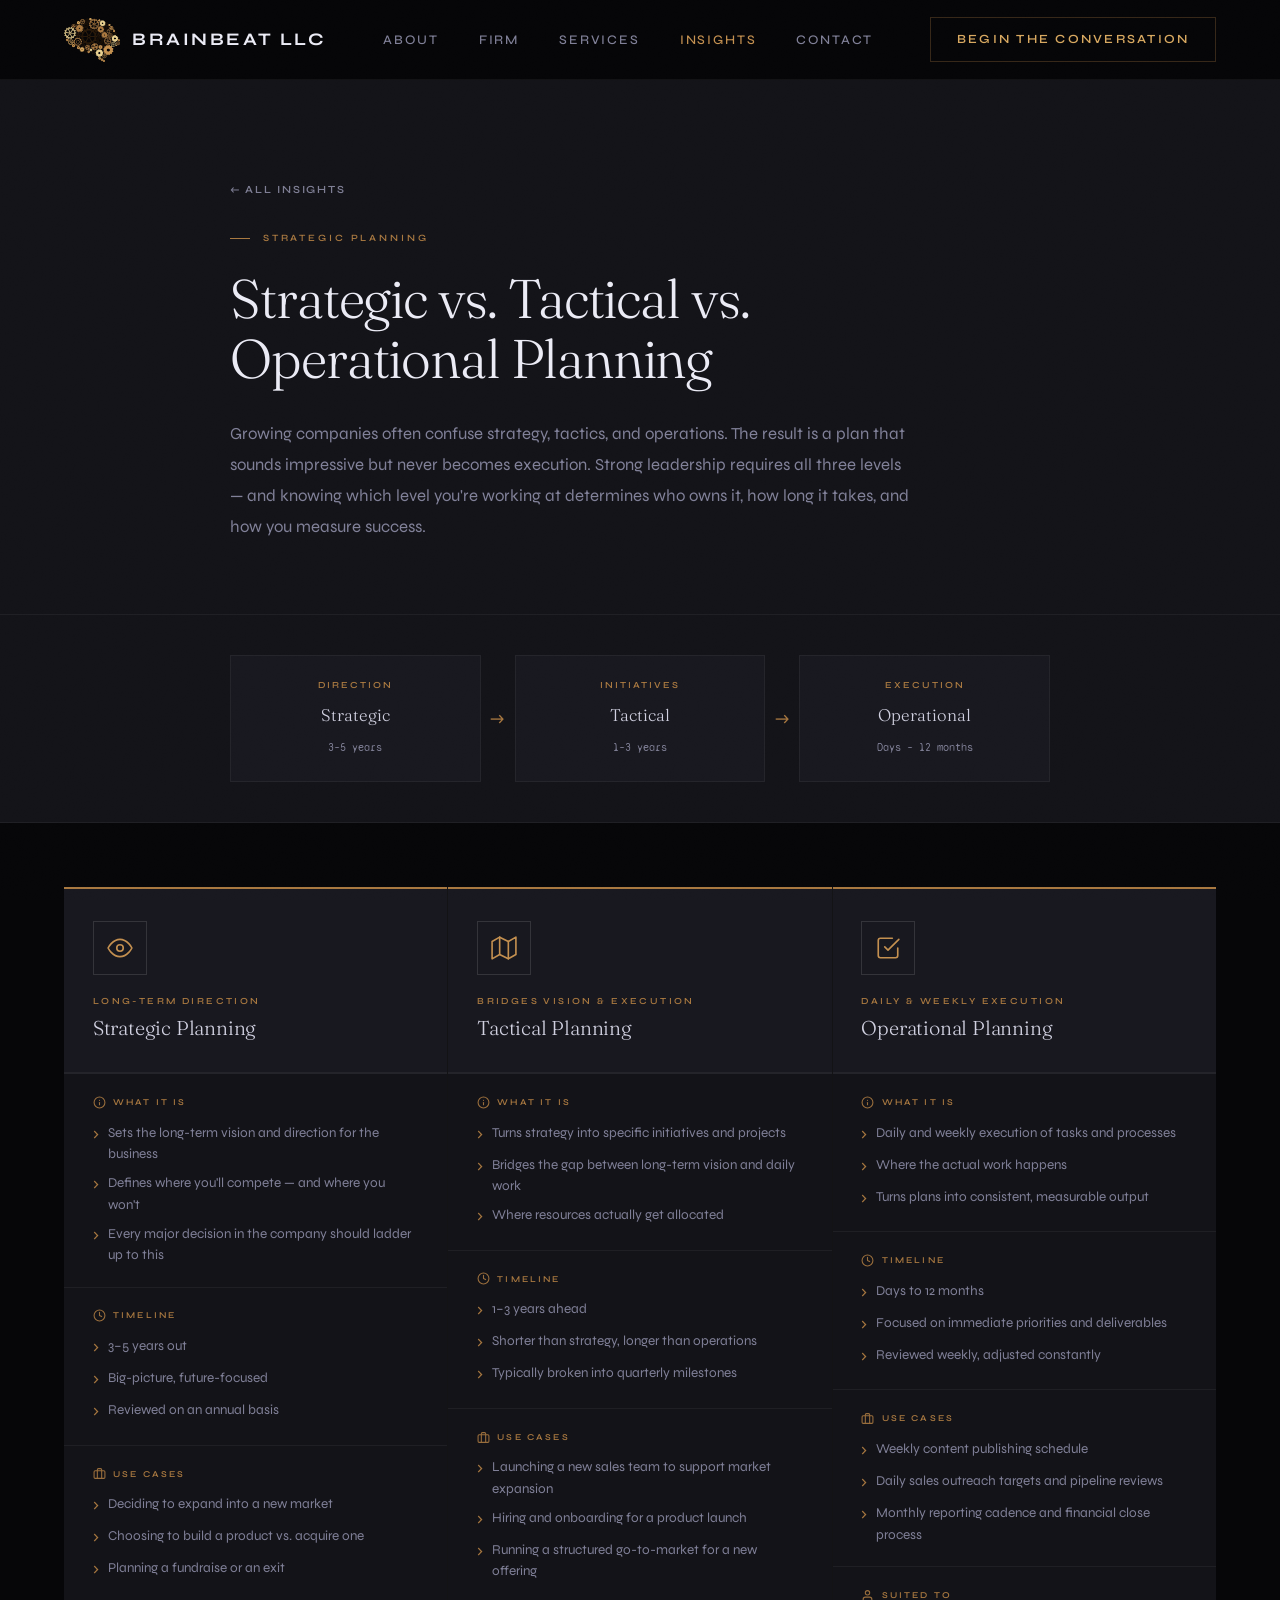
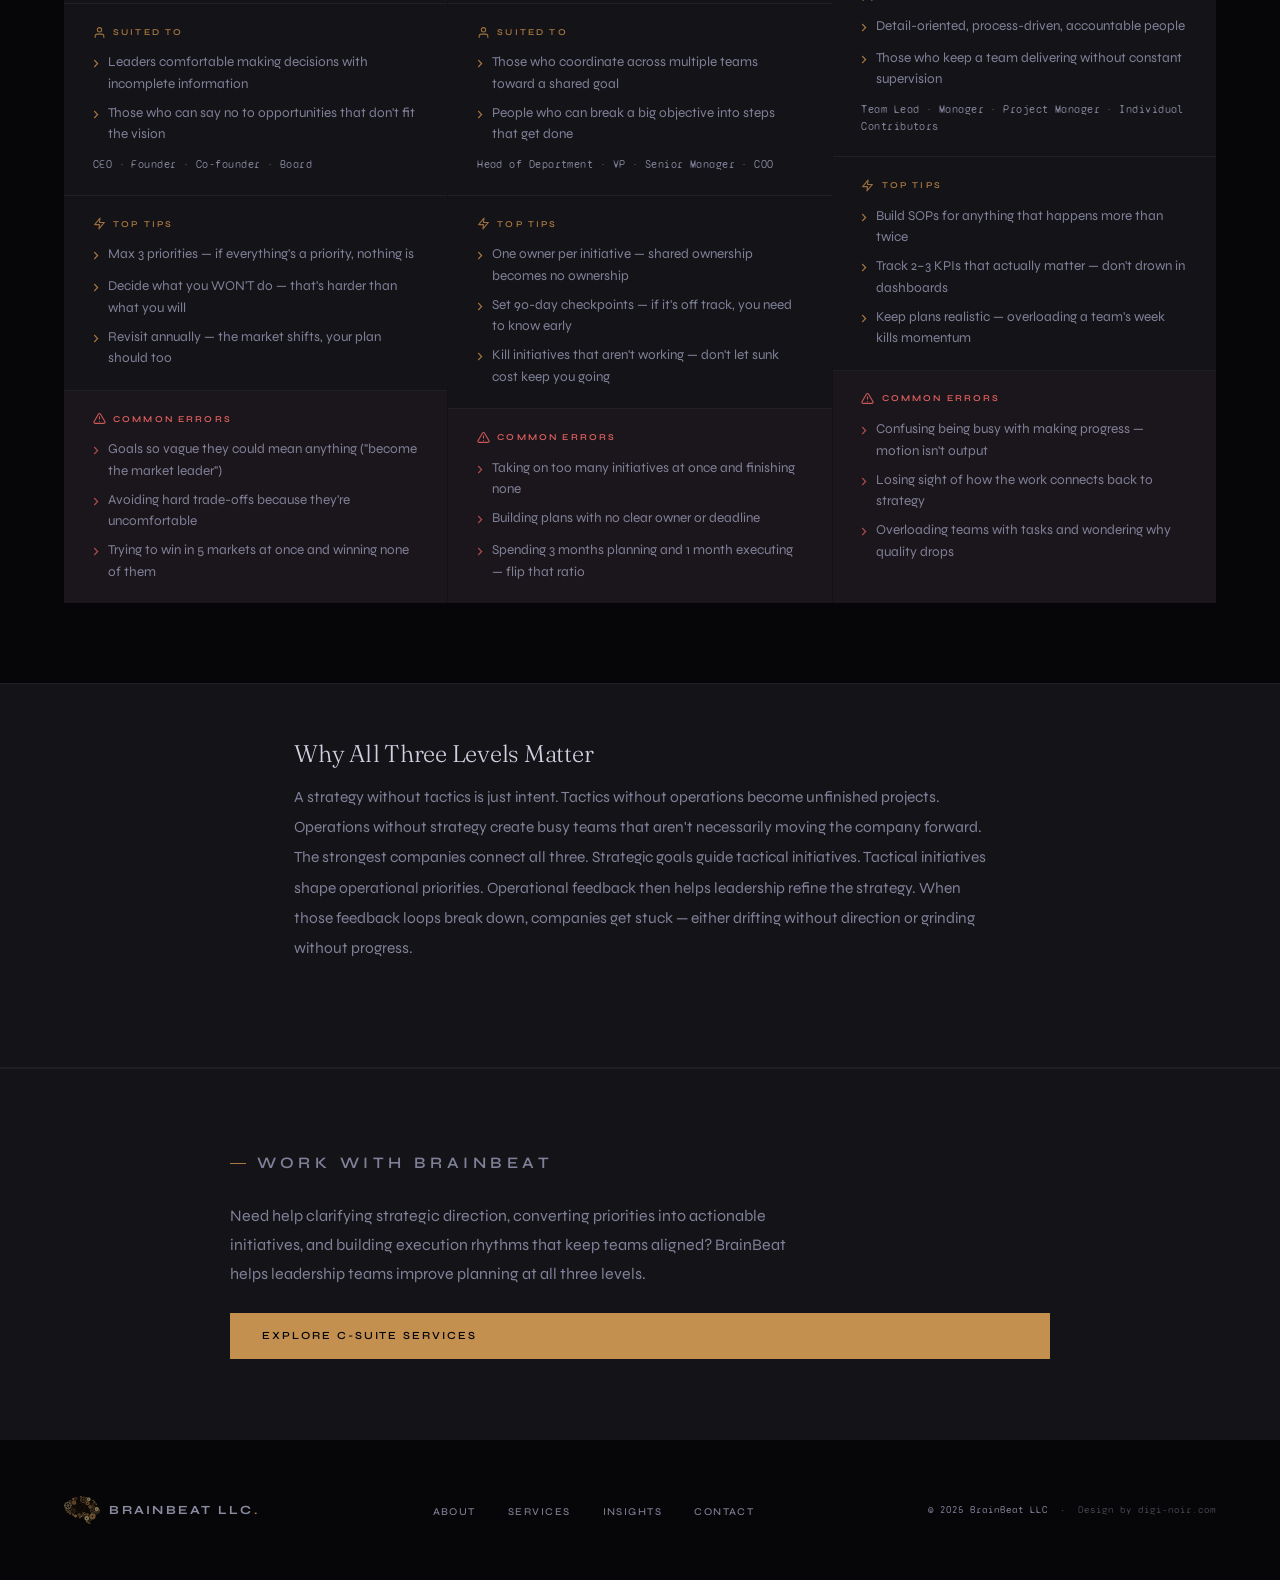
<file: insights/strategic-vs-tactical-vs-operational-planning.html>
<!doctype html>
<html lang="en">
  <head>
    <meta charset="UTF-8" />
    <meta name="viewport" content="width=device-width, initial-scale=1.0" />
    <title>Strategic vs. Tactical vs. Operational Planning | BrainBeat LLC</title>
    <meta
      name="description"
      content="Understand the difference between strategic, tactical, and operational planning, and how leadership teams use all three to connect vision with execution."
    />
    <meta name="author" content="BrainBeat LLC" />
    <meta name="robots" content="index, follow" />
    <link rel="canonical" href="https://www.brainbeatllc.com/insights/strategic-vs-tactical-vs-operational-planning" />
    <link rel="icon" type="image/svg+xml" href="../favicon.svg" />
    <link rel="icon" type="image/png" href="../favicon.png" />
    <link rel="shortcut icon" href="../favicon.png" />
    <link
      href="https://fonts.googleapis.com/css2?family=Syne:wght@400;500;600;700;800&family=Syne+Mono&family=Fraunces:ital,opsz,wght@0,9..144,300;0,9..144,400;1,9..144,300;1,9..144,400&display=swap"
      rel="stylesheet"
    />
    <link rel="stylesheet" href="../styles.css" />
    <style>
      /* ── PLANNING FLOW BAR ── */
      .planning-flow {
        background: var(--surface);
        border-bottom: 1px solid var(--border);
        padding: 2.5rem 5%;
      }
      .planning-flow-inner {
        max-width: 820px;
        margin: 0 auto;
        display: flex;
        align-items: stretch;
        gap: 0;
      }
      .planning-flow-step {
        flex: 1;
        padding: 1.4rem 1.2rem;
        border: 1px solid var(--border);
        background: var(--surface-mid);
        text-align: center;
        position: relative;
      }
      .planning-flow-step + .planning-flow-step {
        border-left: none;
      }
      .planning-flow-step-name {
        font-family: "Fraunces", serif;
        font-size: 1.05rem;
        font-weight: 300;
        color: var(--text-pale);
        margin-bottom: 0.3rem;
      }
      .planning-flow-step-sub {
        font-family: "Syne", sans-serif;
        font-size: 0.58rem;
        font-weight: 600;
        letter-spacing: 0.22em;
        text-transform: uppercase;
        color: var(--accent);
        display: block;
        margin-bottom: 0.5rem;
      }
      .planning-flow-step-horizon {
        font-family: "Syne Mono", monospace;
        font-size: 0.7rem;
        color: var(--text-dim);
      }
      .planning-flow-arrow {
        display: flex;
        align-items: center;
        padding: 0 0.6rem;
        color: var(--accent);
        font-size: 1.1rem;
        flex-shrink: 0;
      }

      /* ── PLANNING GRID ── */
      .planning-outer {
        padding: 4rem 5% 5rem;
        background: var(--void);
      }
      .planning-grid {
        display: grid;
        grid-template-columns: repeat(3, 1fr);
        gap: 1px;
        background: var(--border);
        max-width: 1280px;
        margin: 0 auto;
      }
      .planning-col {
        background: var(--surface);
        display: flex;
        flex-direction: column;
      }

      /* column header */
      .planning-col-header {
        padding: 2rem 1.8rem;
        border-bottom: 2px solid var(--border);
        background: var(--surface-mid);
        border-top: 2px solid var(--accent);
      }
      .planning-col-icon {
        width: 54px;
        height: 54px;
        border: 1px solid var(--border-high);
        display: flex;
        align-items: center;
        justify-content: center;
        color: var(--accent-mid);
        margin-bottom: 1.2rem;
      }
      .planning-col-super {
        font-family: "Syne", sans-serif;
        font-size: 0.58rem;
        font-weight: 600;
        letter-spacing: 0.26em;
        text-transform: uppercase;
        color: var(--accent);
        margin-bottom: 0.4rem;
      }
      .planning-col-name {
        font-family: "Fraunces", serif;
        font-size: 1.25rem;
        font-weight: 300;
        color: var(--text-pale);
        letter-spacing: -0.01em;
        line-height: 1.2;
      }

      /* section */
      .planning-section {
        padding: 1.3rem 1.8rem;
        border-bottom: 1px solid var(--border);
      }
      .planning-section:last-child {
        border-bottom: none;
        flex: 1;
      }
      .planning-section--errors {
        background: rgba(224, 96, 96, 0.04);
      }

      /* section label row */
      .planning-lbl {
        font-family: "Syne", sans-serif;
        font-size: 0.56rem;
        font-weight: 600;
        letter-spacing: 0.24em;
        text-transform: uppercase;
        color: var(--accent);
        display: flex;
        align-items: center;
        gap: 0.45rem;
        margin-bottom: 0.75rem;
      }
      .planning-lbl svg { flex-shrink: 0; opacity: 0.9; }
      .planning-lbl--error { color: var(--red); }
      .planning-lbl--error svg { color: var(--red); }

      /* list */
      .planning-list {
        list-style: none;
        display: flex;
        flex-direction: column;
        gap: 0.45rem;
      }
      .planning-list li {
        font-family: "Syne", sans-serif;
        font-size: 0.845rem;
        color: var(--text-muted);
        line-height: 1.6;
        display: flex;
        gap: 0.55rem;
        align-items: flex-start;
      }
      .planning-list li::before {
        content: "›";
        color: var(--accent);
        font-size: 1rem;
        line-height: 1.55;
        flex-shrink: 0;
      }
      .planning-section--errors .planning-list li::before {
        color: var(--red);
        opacity: 0.75;
      }

      /* owners tag */
      .planning-owners {
        font-family: "Syne Mono", monospace;
        font-size: 0.7rem;
        color: var(--text-dim);
        margin-top: 0.75rem;
        letter-spacing: 0.04em;
        line-height: 1.5;
      }

      /* ── RESPONSIVE ── */
      @media (max-width: 1000px) {
        .planning-grid {
          grid-template-columns: 1fr;
        }
        .planning-col-header {
          border-top: none;
          border-left: 3px solid var(--accent);
        }
      }
      @media (max-width: 640px) {
        .planning-flow-inner {
          flex-direction: column;
          gap: 0;
        }
        .planning-flow-step + .planning-flow-step {
          border-left: 1px solid var(--border);
          border-top: none;
        }
        .planning-flow-arrow {
          display: none;
        }
      }
    </style>
  </head>
  <body>
    <a class="skip-link" href="#article">Skip to main content</a>

    <!-- NAV -->
    <nav>
      <a class="nav-logo" href="../">
        <img src="../brain_and_gears_dark_executive.svg" alt="BrainBeat LLC" class="nav-logo-img" />
        <span class="nav-logo-text">BrainBeat LLC</span>
      </a>
      <ul class="nav-links">
        <li><a href="../#about">About</a></li>
        <li><a href="../#firm">Firm</a></li>
        <li><a href="../#team">Services</a></li>
        <li><a href="index.html" class="nav-link-active">Insights</a></li>
        <li><a href="../#contact">Contact</a></li>
      </ul>
      <a class="nav-cta" href="../#contact">Begin the Conversation</a>
      <button class="nav-hamburger" id="nav-hamburger" aria-label="Toggle menu">
        <span></span><span></span><span></span>
      </button>
    </nav>
    <div class="nav-drawer" id="nav-drawer">
      <a class="nav-drawer-link" href="../#about">About</a>
      <a class="nav-drawer-link" href="../#firm">Firm</a>
      <a class="nav-drawer-link" href="../#team">Services</a>
      <a class="nav-drawer-link" href="index.html">Insights</a>
      <a class="nav-drawer-link" href="../#contact">Contact</a>
      <a class="nav-drawer-cta" href="../#contact">Begin the Conversation</a>
    </div>

    <!-- ARTICLE -->
    <main class="article-page" id="article">

      <!-- HEADER -->
      <header class="article-header">
        <div class="article-header-inner">
          <a class="article-back" href="index.html">← All Insights</a>
          <p class="article-eyebrow">Strategic Planning</p>
          <h1 class="article-h1">Strategic vs. Tactical vs.<br />Operational Planning</h1>
          <p class="article-intro">
            Growing companies often confuse strategy, tactics, and operations. The result is a plan that sounds impressive but never becomes execution. Strong leadership requires all three levels — and knowing which level you're working at determines who owns it, how long it takes, and how you measure success.
          </p>
        </div>
      </header>

      <!-- FLOW CONNECTOR -->
      <div class="planning-flow">
        <div class="planning-flow-inner">
          <div class="planning-flow-step">
            <span class="planning-flow-step-sub">Direction</span>
            <p class="planning-flow-step-name">Strategic</p>
            <span class="planning-flow-step-horizon">3–5 years</span>
          </div>
          <div class="planning-flow-arrow">→</div>
          <div class="planning-flow-step">
            <span class="planning-flow-step-sub">Initiatives</span>
            <p class="planning-flow-step-name">Tactical</p>
            <span class="planning-flow-step-horizon">1–3 years</span>
          </div>
          <div class="planning-flow-arrow">→</div>
          <div class="planning-flow-step">
            <span class="planning-flow-step-sub">Execution</span>
            <p class="planning-flow-step-name">Operational</p>
            <span class="planning-flow-step-horizon">Days – 12 months</span>
          </div>
        </div>
      </div>

      <!-- THREE-COLUMN GRID -->
      <div class="planning-outer">
        <div class="planning-grid">

          <!-- ── STRATEGIC ── -->
          <div class="planning-col">
            <div class="planning-col-header">
              <div class="planning-col-icon">
                <!-- eye / big picture -->
                <svg width="26" height="26" viewBox="0 0 24 24" fill="none" stroke="currentColor" stroke-width="1.5" stroke-linecap="round" stroke-linejoin="round">
                  <path d="M1 12s4-8 11-8 11 8 11 8-4 8-11 8-11-8-11-8z"/>
                  <circle cx="12" cy="12" r="3"/>
                </svg>
              </div>
              <p class="planning-col-super">Long-Term Direction</p>
              <h2 class="planning-col-name">Strategic Planning</h2>
            </div>

            <div class="planning-section">
              <p class="planning-lbl">
                <svg width="13" height="13" viewBox="0 0 24 24" fill="none" stroke="currentColor" stroke-width="2" stroke-linecap="round" stroke-linejoin="round"><circle cx="12" cy="12" r="10"/><path d="M12 16v-4"/><path d="M12 8h.01"/></svg>
                What It Is
              </p>
              <ul class="planning-list">
                <li>Sets the long-term vision and direction for the business</li>
                <li>Defines where you'll compete — and where you won't</li>
                <li>Every major decision in the company should ladder up to this</li>
              </ul>
            </div>

            <div class="planning-section">
              <p class="planning-lbl">
                <svg width="13" height="13" viewBox="0 0 24 24" fill="none" stroke="currentColor" stroke-width="2" stroke-linecap="round" stroke-linejoin="round"><circle cx="12" cy="12" r="10"/><polyline points="12 6 12 12 16 14"/></svg>
                Timeline
              </p>
              <ul class="planning-list">
                <li>3–5 years out</li>
                <li>Big-picture, future-focused</li>
                <li>Reviewed on an annual basis</li>
              </ul>
            </div>

            <div class="planning-section">
              <p class="planning-lbl">
                <svg width="13" height="13" viewBox="0 0 24 24" fill="none" stroke="currentColor" stroke-width="2" stroke-linecap="round" stroke-linejoin="round"><rect x="2" y="7" width="20" height="14" rx="2"/><path d="M16 21V5a2 2 0 0 0-2-2h-4a2 2 0 0 0-2 2v16"/></svg>
                Use Cases
              </p>
              <ul class="planning-list">
                <li>Deciding to expand into a new market</li>
                <li>Choosing to build a product vs. acquire one</li>
                <li>Planning a fundraise or an exit</li>
              </ul>
            </div>

            <div class="planning-section">
              <p class="planning-lbl">
                <svg width="13" height="13" viewBox="0 0 24 24" fill="none" stroke="currentColor" stroke-width="2" stroke-linecap="round" stroke-linejoin="round"><path d="M20 21v-2a4 4 0 0 0-4-4H8a4 4 0 0 0-4 4v2"/><circle cx="12" cy="7" r="4"/></svg>
                Suited To
              </p>
              <ul class="planning-list">
                <li>Leaders comfortable making decisions with incomplete information</li>
                <li>Those who can say no to opportunities that don't fit the vision</li>
              </ul>
              <p class="planning-owners">CEO · Founder · Co-founder · Board</p>
            </div>

            <div class="planning-section">
              <p class="planning-lbl">
                <svg width="13" height="13" viewBox="0 0 24 24" fill="none" stroke="currentColor" stroke-width="2" stroke-linecap="round" stroke-linejoin="round"><polygon points="13 2 3 14 12 14 11 22 21 10 12 10 13 2"/></svg>
                Top Tips
              </p>
              <ul class="planning-list">
                <li>Max 3 priorities — if everything's a priority, nothing is</li>
                <li>Decide what you WON'T do — that's harder than what you will</li>
                <li>Revisit annually — the market shifts, your plan should too</li>
              </ul>
            </div>

            <div class="planning-section planning-section--errors">
              <p class="planning-lbl planning-lbl--error">
                <svg width="13" height="13" viewBox="0 0 24 24" fill="none" stroke="currentColor" stroke-width="2" stroke-linecap="round" stroke-linejoin="round"><path d="M10.29 3.86L1.82 18a2 2 0 0 0 1.71 3h16.94a2 2 0 0 0 1.71-3L13.71 3.86a2 2 0 0 0-3.42 0z"/><line x1="12" y1="9" x2="12" y2="13"/><line x1="12" y1="17" x2="12.01" y2="17"/></svg>
                Common Errors
              </p>
              <ul class="planning-list">
                <li>Goals so vague they could mean anything ("become the market leader")</li>
                <li>Avoiding hard trade-offs because they're uncomfortable</li>
                <li>Trying to win in 5 markets at once and winning none of them</li>
              </ul>
            </div>
          </div>

          <!-- ── TACTICAL ── -->
          <div class="planning-col">
            <div class="planning-col-header">
              <div class="planning-col-icon">
                <!-- map / route -->
                <svg width="26" height="26" viewBox="0 0 24 24" fill="none" stroke="currentColor" stroke-width="1.5" stroke-linecap="round" stroke-linejoin="round">
                  <polygon points="1 6 1 22 8 18 16 22 23 18 23 2 16 6 8 2 1 6"/>
                  <line x1="8" y1="2" x2="8" y2="18"/>
                  <line x1="16" y1="6" x2="16" y2="22"/>
                </svg>
              </div>
              <p class="planning-col-super">Bridges Vision &amp; Execution</p>
              <h2 class="planning-col-name">Tactical Planning</h2>
            </div>

            <div class="planning-section">
              <p class="planning-lbl">
                <svg width="13" height="13" viewBox="0 0 24 24" fill="none" stroke="currentColor" stroke-width="2" stroke-linecap="round" stroke-linejoin="round"><circle cx="12" cy="12" r="10"/><path d="M12 16v-4"/><path d="M12 8h.01"/></svg>
                What It Is
              </p>
              <ul class="planning-list">
                <li>Turns strategy into specific initiatives and projects</li>
                <li>Bridges the gap between long-term vision and daily work</li>
                <li>Where resources actually get allocated</li>
              </ul>
            </div>

            <div class="planning-section">
              <p class="planning-lbl">
                <svg width="13" height="13" viewBox="0 0 24 24" fill="none" stroke="currentColor" stroke-width="2" stroke-linecap="round" stroke-linejoin="round"><circle cx="12" cy="12" r="10"/><polyline points="12 6 12 12 16 14"/></svg>
                Timeline
              </p>
              <ul class="planning-list">
                <li>1–3 years ahead</li>
                <li>Shorter than strategy, longer than operations</li>
                <li>Typically broken into quarterly milestones</li>
              </ul>
            </div>

            <div class="planning-section">
              <p class="planning-lbl">
                <svg width="13" height="13" viewBox="0 0 24 24" fill="none" stroke="currentColor" stroke-width="2" stroke-linecap="round" stroke-linejoin="round"><rect x="2" y="7" width="20" height="14" rx="2"/><path d="M16 21V5a2 2 0 0 0-2-2h-4a2 2 0 0 0-2 2v16"/></svg>
                Use Cases
              </p>
              <ul class="planning-list">
                <li>Launching a new sales team to support market expansion</li>
                <li>Hiring and onboarding for a product launch</li>
                <li>Running a structured go-to-market for a new offering</li>
              </ul>
            </div>

            <div class="planning-section">
              <p class="planning-lbl">
                <svg width="13" height="13" viewBox="0 0 24 24" fill="none" stroke="currentColor" stroke-width="2" stroke-linecap="round" stroke-linejoin="round"><path d="M20 21v-2a4 4 0 0 0-4-4H8a4 4 0 0 0-4 4v2"/><circle cx="12" cy="7" r="4"/></svg>
                Suited To
              </p>
              <ul class="planning-list">
                <li>Those who coordinate across multiple teams toward a shared goal</li>
                <li>People who can break a big objective into steps that get done</li>
              </ul>
              <p class="planning-owners">Head of Department · VP · Senior Manager · COO</p>
            </div>

            <div class="planning-section">
              <p class="planning-lbl">
                <svg width="13" height="13" viewBox="0 0 24 24" fill="none" stroke="currentColor" stroke-width="2" stroke-linecap="round" stroke-linejoin="round"><polygon points="13 2 3 14 12 14 11 22 21 10 12 10 13 2"/></svg>
                Top Tips
              </p>
              <ul class="planning-list">
                <li>One owner per initiative — shared ownership becomes no ownership</li>
                <li>Set 90-day checkpoints — if it's off track, you need to know early</li>
                <li>Kill initiatives that aren't working — don't let sunk cost keep you going</li>
              </ul>
            </div>

            <div class="planning-section planning-section--errors">
              <p class="planning-lbl planning-lbl--error">
                <svg width="13" height="13" viewBox="0 0 24 24" fill="none" stroke="currentColor" stroke-width="2" stroke-linecap="round" stroke-linejoin="round"><path d="M10.29 3.86L1.82 18a2 2 0 0 0 1.71 3h16.94a2 2 0 0 0 1.71-3L13.71 3.86a2 2 0 0 0-3.42 0z"/><line x1="12" y1="9" x2="12" y2="13"/><line x1="12" y1="17" x2="12.01" y2="17"/></svg>
                Common Errors
              </p>
              <ul class="planning-list">
                <li>Taking on too many initiatives at once and finishing none</li>
                <li>Building plans with no clear owner or deadline</li>
                <li>Spending 3 months planning and 1 month executing — flip that ratio</li>
              </ul>
            </div>
          </div>

          <!-- ── OPERATIONAL ── -->
          <div class="planning-col">
            <div class="planning-col-header">
              <div class="planning-col-icon">
                <!-- checklist / execution -->
                <svg width="26" height="26" viewBox="0 0 24 24" fill="none" stroke="currentColor" stroke-width="1.5" stroke-linecap="round" stroke-linejoin="round">
                  <polyline points="9 11 12 14 22 4"/>
                  <path d="M21 12v7a2 2 0 0 1-2 2H5a2 2 0 0 1-2-2V5a2 2 0 0 1 2-2h11"/>
                </svg>
              </div>
              <p class="planning-col-super">Daily &amp; Weekly Execution</p>
              <h2 class="planning-col-name">Operational Planning</h2>
            </div>

            <div class="planning-section">
              <p class="planning-lbl">
                <svg width="13" height="13" viewBox="0 0 24 24" fill="none" stroke="currentColor" stroke-width="2" stroke-linecap="round" stroke-linejoin="round"><circle cx="12" cy="12" r="10"/><path d="M12 16v-4"/><path d="M12 8h.01"/></svg>
                What It Is
              </p>
              <ul class="planning-list">
                <li>Daily and weekly execution of tasks and processes</li>
                <li>Where the actual work happens</li>
                <li>Turns plans into consistent, measurable output</li>
              </ul>
            </div>

            <div class="planning-section">
              <p class="planning-lbl">
                <svg width="13" height="13" viewBox="0 0 24 24" fill="none" stroke="currentColor" stroke-width="2" stroke-linecap="round" stroke-linejoin="round"><circle cx="12" cy="12" r="10"/><polyline points="12 6 12 12 16 14"/></svg>
                Timeline
              </p>
              <ul class="planning-list">
                <li>Days to 12 months</li>
                <li>Focused on immediate priorities and deliverables</li>
                <li>Reviewed weekly, adjusted constantly</li>
              </ul>
            </div>

            <div class="planning-section">
              <p class="planning-lbl">
                <svg width="13" height="13" viewBox="0 0 24 24" fill="none" stroke="currentColor" stroke-width="2" stroke-linecap="round" stroke-linejoin="round"><rect x="2" y="7" width="20" height="14" rx="2"/><path d="M16 21V5a2 2 0 0 0-2-2h-4a2 2 0 0 0-2 2v16"/></svg>
                Use Cases
              </p>
              <ul class="planning-list">
                <li>Weekly content publishing schedule</li>
                <li>Daily sales outreach targets and pipeline reviews</li>
                <li>Monthly reporting cadence and financial close process</li>
              </ul>
            </div>

            <div class="planning-section">
              <p class="planning-lbl">
                <svg width="13" height="13" viewBox="0 0 24 24" fill="none" stroke="currentColor" stroke-width="2" stroke-linecap="round" stroke-linejoin="round"><path d="M20 21v-2a4 4 0 0 0-4-4H8a4 4 0 0 0-4 4v2"/><circle cx="12" cy="7" r="4"/></svg>
                Suited To
              </p>
              <ul class="planning-list">
                <li>Detail-oriented, process-driven, accountable people</li>
                <li>Those who keep a team delivering without constant supervision</li>
              </ul>
              <p class="planning-owners">Team Lead · Manager · Project Manager · Individual Contributors</p>
            </div>

            <div class="planning-section">
              <p class="planning-lbl">
                <svg width="13" height="13" viewBox="0 0 24 24" fill="none" stroke="currentColor" stroke-width="2" stroke-linecap="round" stroke-linejoin="round"><polygon points="13 2 3 14 12 14 11 22 21 10 12 10 13 2"/></svg>
                Top Tips
              </p>
              <ul class="planning-list">
                <li>Build SOPs for anything that happens more than twice</li>
                <li>Track 2–3 KPIs that actually matter — don't drown in dashboards</li>
                <li>Keep plans realistic — overloading a team's week kills momentum</li>
              </ul>
            </div>

            <div class="planning-section planning-section--errors">
              <p class="planning-lbl planning-lbl--error">
                <svg width="13" height="13" viewBox="0 0 24 24" fill="none" stroke="currentColor" stroke-width="2" stroke-linecap="round" stroke-linejoin="round"><path d="M10.29 3.86L1.82 18a2 2 0 0 0 1.71 3h16.94a2 2 0 0 0 1.71-3L13.71 3.86a2 2 0 0 0-3.42 0z"/><line x1="12" y1="9" x2="12" y2="13"/><line x1="12" y1="17" x2="12.01" y2="17"/></svg>
                Common Errors
              </p>
              <ul class="planning-list">
                <li>Confusing being busy with making progress — motion isn't output</li>
                <li>Losing sight of how the work connects back to strategy</li>
                <li>Overloading teams with tasks and wondering why quality drops</li>
              </ul>
            </div>
          </div>

        </div><!-- /planning-grid -->
      </div><!-- /planning-outer -->

      <!-- WHY ALL THREE -->
      <div style="background: var(--surface); border-top: 1px solid var(--border); border-bottom: 1px solid var(--border);">
        <div class="article-body" style="padding-top: 3.5rem; padding-bottom: 3.5rem;">
          <section>
            <h2>Why All Three Levels Matter</h2>
            <p>A strategy without tactics is just intent. Tactics without operations become unfinished projects. Operations without strategy create busy teams that aren't necessarily moving the company forward.</p>
            <p>The strongest companies connect all three. Strategic goals guide tactical initiatives. Tactical initiatives shape operational priorities. Operational feedback then helps leadership refine the strategy. When those feedback loops break down, companies get stuck — either drifting without direction or grinding without progress.</p>
          </section>
        </div>
      </div>

      <!-- CTA -->
      <div class="article-cta-block">
        <div class="article-cta-inner">
          <p class="article-cta-label">Work With BrainBeat</p>
          <p>Need help clarifying strategic direction, converting priorities into actionable initiatives, and building execution rhythms that keep teams aligned? BrainBeat helps leadership teams improve planning at all three levels.</p>
          <a class="btn-primary" href="../#team">Explore C-Suite Services</a>
        </div>
      </div>

    </main>

    <!-- FOOTER -->
    <footer>
      <div class="footer-inner">
        <a class="footer-logo" href="../">
          <img src="../brain_and_gears_dark_executive.svg" alt="BrainBeat LLC" class="footer-logo-img" />
          <span class="footer-logo-wordmark">BrainBeat LLC<span>.</span></span>
        </a>
        <ul class="footer-links">
          <li><a href="../#about">About</a></li>
          <li><a href="../#team">Services</a></li>
          <li><a href="index.html">Insights</a></li>
          <li><a href="../#contact">Contact</a></li>
        </ul>
        <span class="footer-copy">© 2025 BrainBeat LLC &nbsp;·&nbsp; <a href="https://www.digi-noir.com" target="_blank" rel="noopener" style="color: inherit; text-decoration: none; opacity: 0.5">Design by digi-noir.com</a></span>
      </div>
    </footer>

    <script>
      const hamburger = document.getElementById("nav-hamburger");
      const drawer = document.getElementById("nav-drawer");
      hamburger.addEventListener("click", () => { hamburger.classList.toggle("open"); drawer.classList.toggle("open"); });
      drawer.querySelectorAll("a").forEach((link) => { link.addEventListener("click", () => { hamburger.classList.remove("open"); drawer.classList.remove("open"); }); });
    </script>
  </body>
</html>
</file>
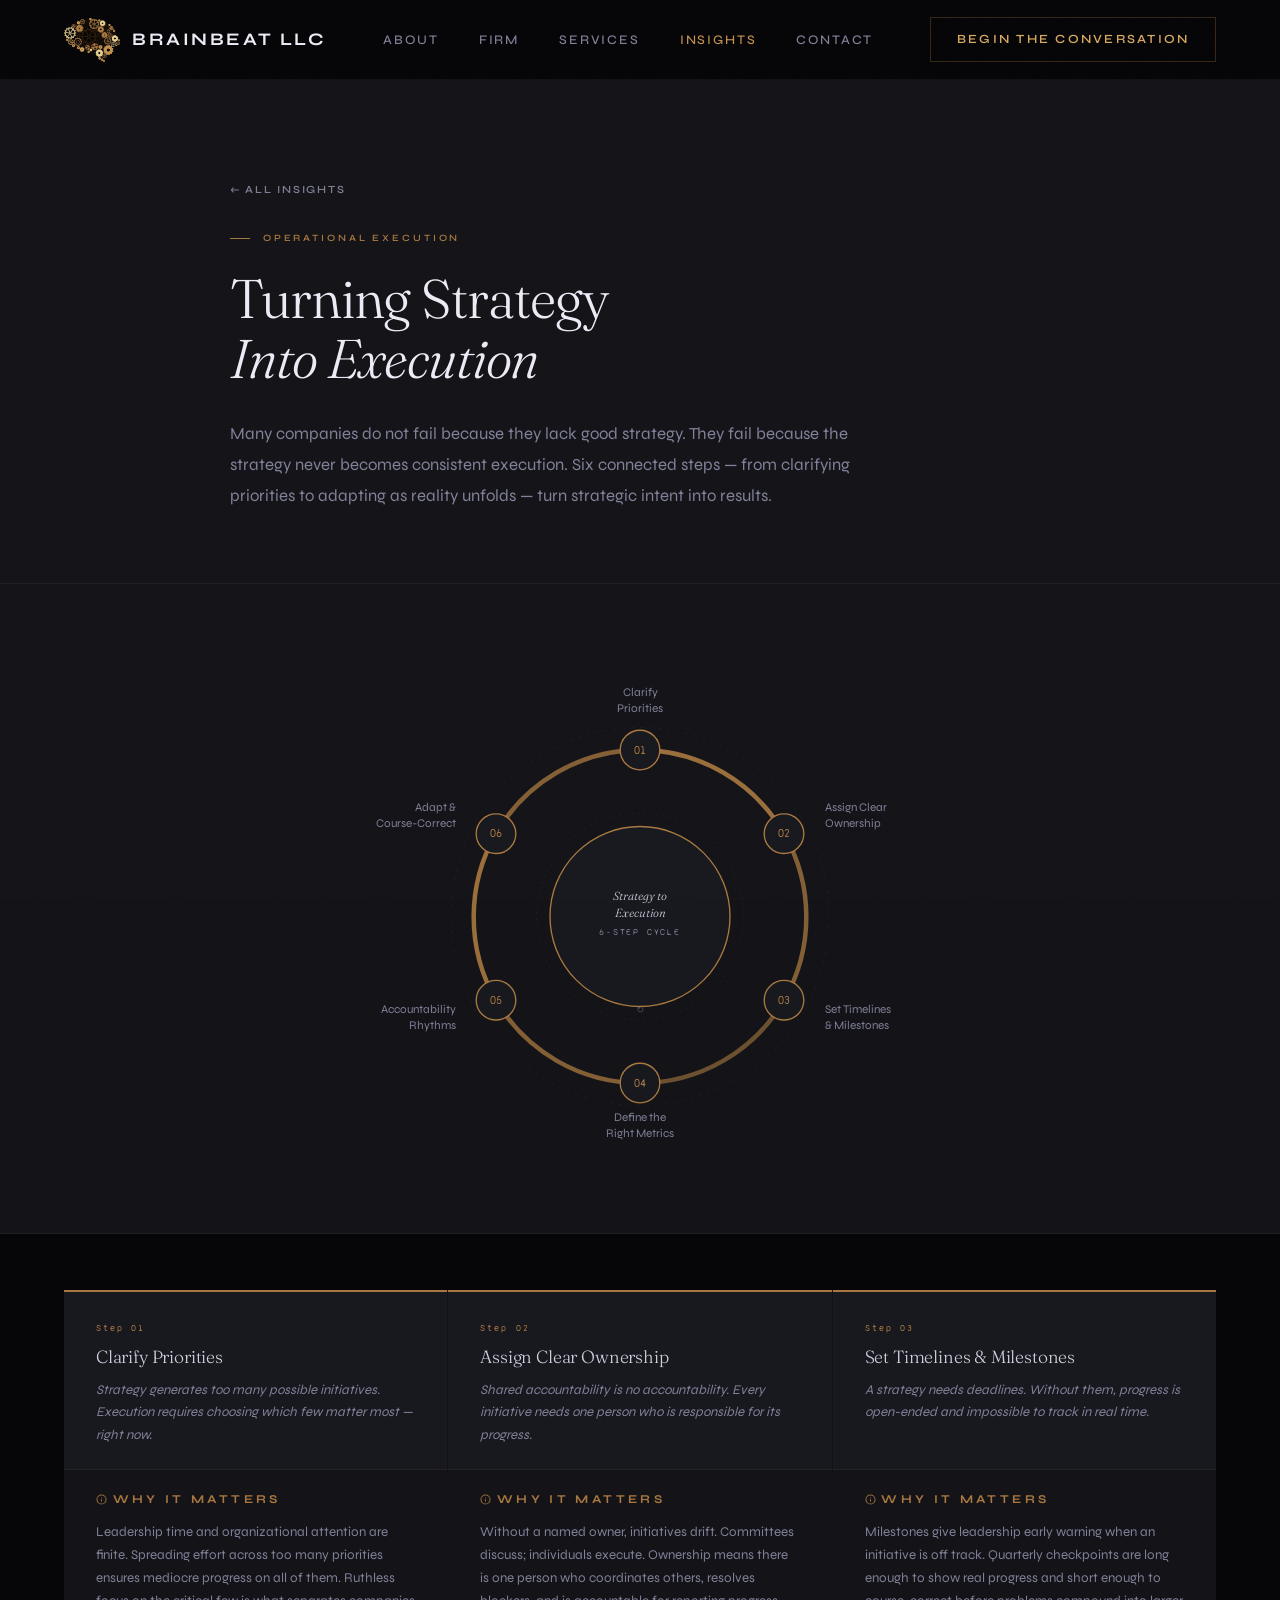
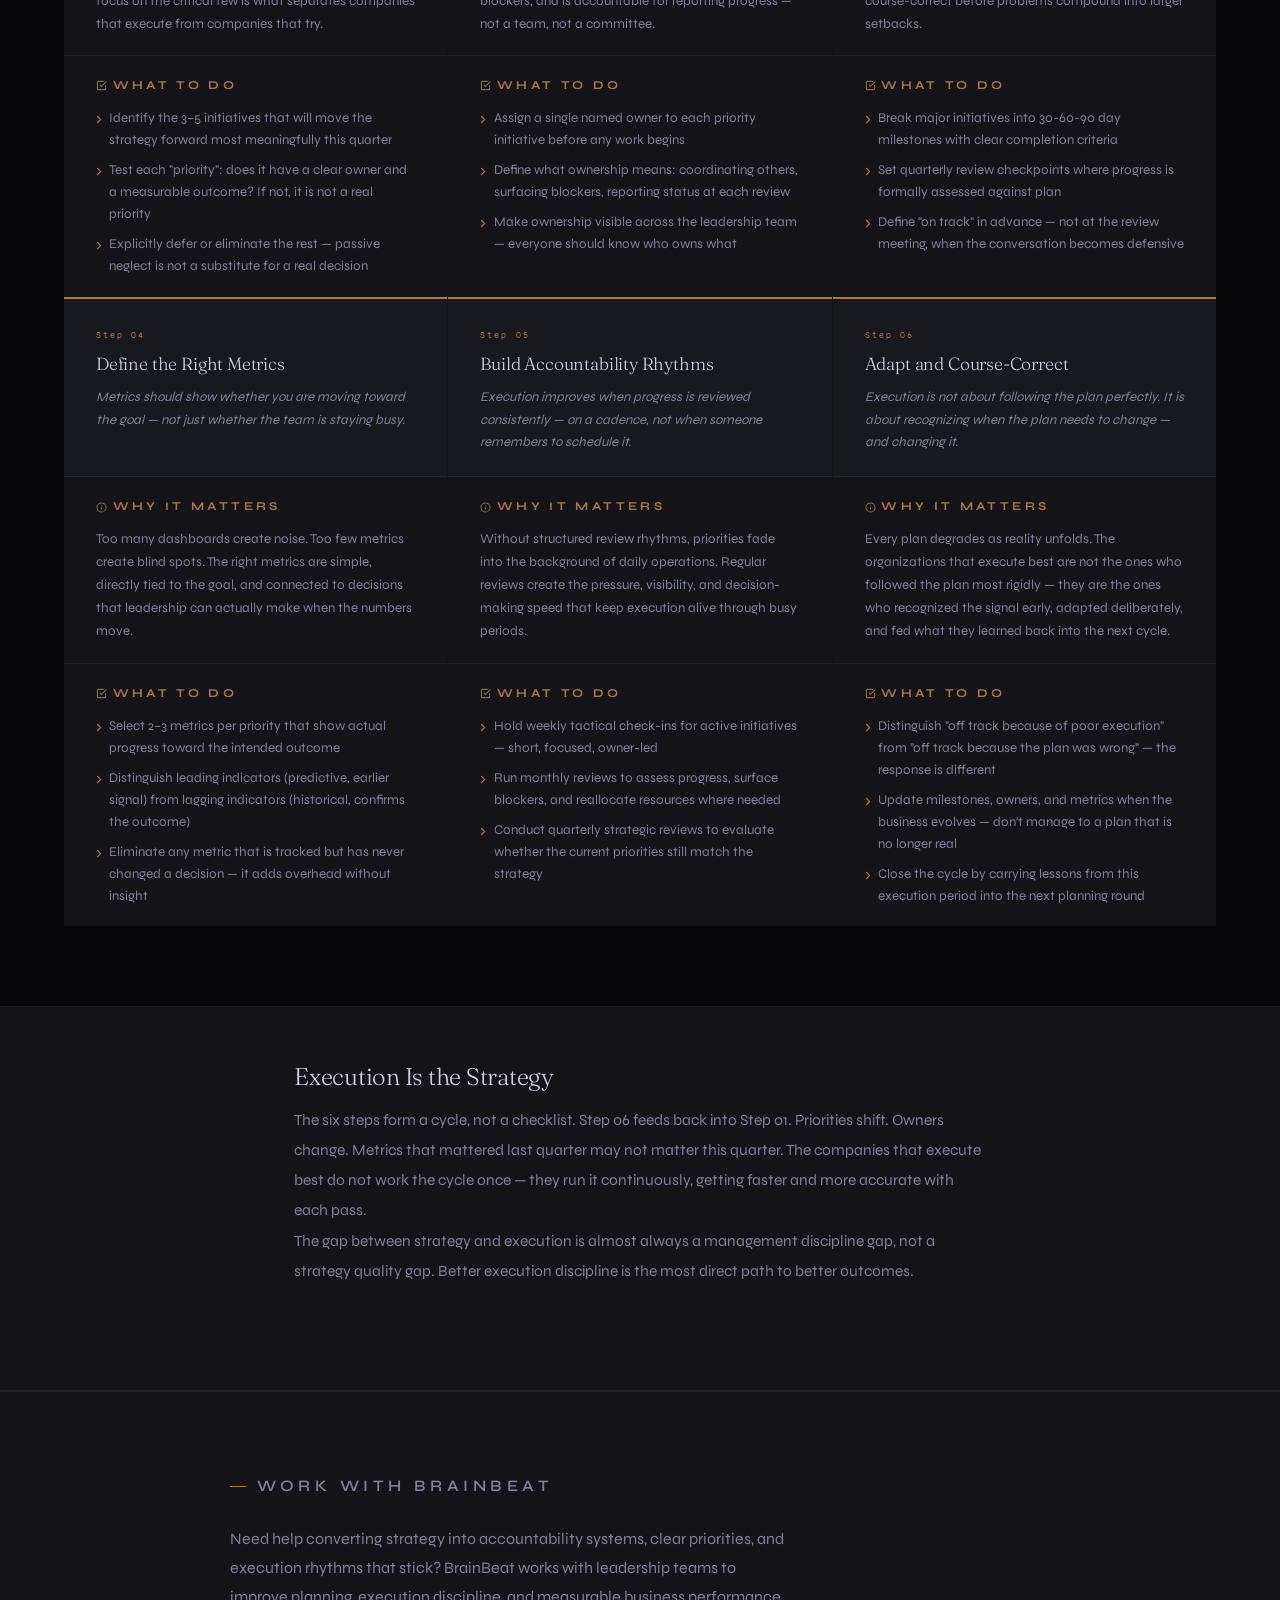
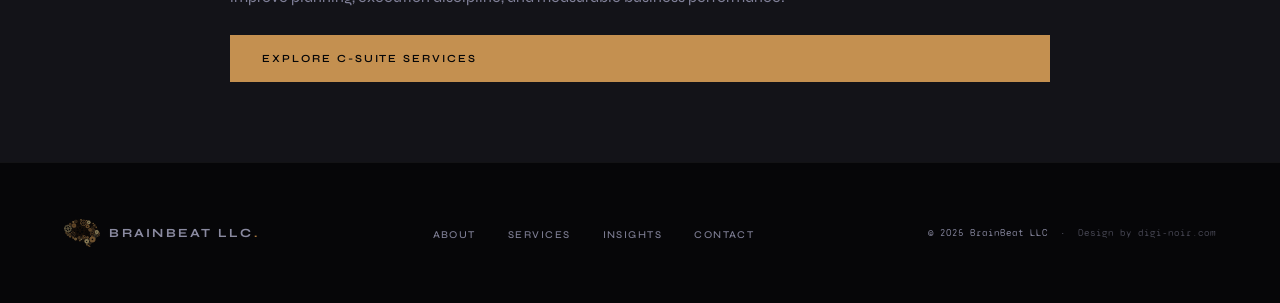
<file: insights/turning-strategy-into-execution.html>
<!doctype html>
<html lang="en">
  <head>
    <meta charset="UTF-8" />
    <meta name="viewport" content="width=device-width, initial-scale=1.0" />
    <title>Turning Strategy Into Execution | BrainBeat LLC</title>
    <meta
      name="description"
      content="Six steps to turn strategy into execution: clarify priorities, assign ownership, set timelines, define metrics, build accountability rhythms, and adapt."
    />
    <meta name="author" content="BrainBeat LLC" />
    <meta name="robots" content="index, follow" />
    <link rel="canonical" href="https://www.brainbeatllc.com/insights/turning-strategy-into-execution" />
    <link rel="icon" type="image/svg+xml" href="../favicon.svg" />
    <link rel="icon" type="image/png" href="../favicon.png" />
    <link rel="shortcut icon" href="../favicon.png" />
    <link
      href="https://fonts.googleapis.com/css2?family=Syne:wght@400;500;600;700;800&family=Syne+Mono&family=Fraunces:ital,opsz,wght@0,9..144,300;0,9..144,400;1,9..144,300;1,9..144,400&display=swap"
      rel="stylesheet"
    />
    <link rel="stylesheet" href="../styles.css" />
  </head>
  <body>
    <a class="skip-link" href="#article">Skip to main content</a>

    <!-- NAV -->
    <nav>
      <a class="nav-logo" href="../">
        <img src="../brain_and_gears_dark_executive.svg" alt="BrainBeat LLC" class="nav-logo-img" />
        <span class="nav-logo-text">BrainBeat LLC</span>
      </a>
      <ul class="nav-links">
        <li><a href="../#about">About</a></li>
        <li><a href="../#firm">Firm</a></li>
        <li><a href="../#team">Services</a></li>
        <li><a href="index.html" class="nav-link-active">Insights</a></li>
        <li><a href="../#contact">Contact</a></li>
      </ul>
      <a class="nav-cta" href="../#contact">Begin the Conversation</a>
      <button class="nav-hamburger" id="nav-hamburger" aria-label="Toggle menu">
        <span></span><span></span><span></span>
      </button>
    </nav>
    <div class="nav-drawer" id="nav-drawer">
      <a class="nav-drawer-link" href="../#about">About</a>
      <a class="nav-drawer-link" href="../#firm">Firm</a>
      <a class="nav-drawer-link" href="../#team">Services</a>
      <a class="nav-drawer-link" href="index.html">Insights</a>
      <a class="nav-drawer-link" href="../#contact">Contact</a>
      <a class="nav-drawer-cta" href="../#contact">Begin the Conversation</a>
    </div>

    <!-- ARTICLE -->
    <main class="article-page" id="article">

      <!-- HEADER -->
      <header class="article-header">
        <div class="article-header-inner">
          <a class="article-back" href="index.html">← All Insights</a>
          <p class="article-eyebrow">Operational Execution</p>
          <h1 class="article-h1">Turning Strategy<br /><em>Into Execution</em></h1>
          <p class="article-intro">
            Many companies do not fail because they lack good strategy. They fail because the strategy never becomes consistent execution. Six connected steps — from clarifying priorities to adapting as reality unfolds — turn strategic intent into results.
          </p>
        </div>
      </header>

      <!-- RING DIAGRAM -->
      <div class="ring-section">
        <div class="ring-svg-wrap">
          <!--
            Circular arc-ring diagram.
            6 nodes placed clockwise at 60° intervals starting at 12 o'clock (270° in SVG):
              01: 270° → (500, 140)    [top]
              02: 330° → (660, 233)    [upper-right]
              03:  30° → (660, 418)    [lower-right]
              04:  90° → (500, 510)    [bottom]
              05: 150° → (340, 418)    [lower-left]
              06: 210° → (340, 233)    [upper-left]
            Arcs at r=185 connect adjacent nodes (clockwise sweep=1).
            Node circles (r=22) sit on top, visually "locking" each junction.
          -->
          <svg viewBox="0 0 1000 650" xmlns="http://www.w3.org/2000/svg" aria-hidden="true">

            <!-- faint background rings -->
            <circle cx="500" cy="325" r="210" fill="none" stroke="var(--border)" stroke-width="1" stroke-dasharray="3 7"/>
            <circle cx="500" cy="325" r="115" fill="none" stroke="var(--border-high)" stroke-width="0.5" stroke-dasharray="2 5"/>

            <!-- 6 clockwise arc segments at r=185 -->
            <!-- arc stroke-width=5 makes a bold ring; each arc's endpoints are covered by node circles -->
            <path d="M 500,140 A 185,185 0 0,1 660,233" fill="none" stroke="var(--accent)" stroke-width="5" stroke-linecap="round" opacity="0.9"/>
            <path d="M 660,233 A 185,185 0 0,1 660,418" fill="none" stroke="var(--accent)" stroke-width="5" stroke-linecap="round" opacity="0.75"/>
            <path d="M 660,418 A 185,185 0 0,1 500,510" fill="none" stroke="var(--accent)" stroke-width="5" stroke-linecap="round" opacity="0.6"/>
            <path d="M 500,510 A 185,185 0 0,1 340,418" fill="none" stroke="var(--accent)" stroke-width="5" stroke-linecap="round" opacity="0.75"/>
            <path d="M 340,418 A 185,185 0 0,1 340,233" fill="none" stroke="var(--accent)" stroke-width="5" stroke-linecap="round" opacity="0.9"/>
            <path d="M 340,233 A 185,185 0 0,1 500,140" fill="none" stroke="var(--accent)" stroke-width="5" stroke-linecap="round" opacity="0.75"/>

            <!-- central circle -->
            <circle cx="500" cy="325" r="100" fill="var(--surface-mid)" stroke="var(--accent)" stroke-width="1.5"/>
            <text x="500" y="307" text-anchor="middle" font-family="Fraunces, serif" font-size="13" font-weight="300" font-style="italic" fill="var(--text-pale)">Strategy to</text>
            <text x="500" y="326" text-anchor="middle" font-family="Fraunces, serif" font-size="13" font-weight="300" font-style="italic" fill="var(--text-pale)">Execution</text>
            <text x="500" y="345" text-anchor="middle" font-family="Syne Mono, monospace" font-size="10" fill="var(--text-dim)" letter-spacing="2">6-STEP CYCLE</text>

            <!-- node circles (drawn after arcs so they sit on top) -->
            <circle cx="500" cy="140" r="22" fill="var(--surface-mid)" stroke="var(--accent)" stroke-width="1.5"/>
            <circle cx="660" cy="233" r="22" fill="var(--surface-mid)" stroke="var(--accent)" stroke-width="1.5"/>
            <circle cx="660" cy="418" r="22" fill="var(--surface-mid)" stroke="var(--accent)" stroke-width="1.5"/>
            <circle cx="500" cy="510" r="22" fill="var(--surface-mid)" stroke="var(--accent)" stroke-width="1.5"/>
            <circle cx="340" cy="418" r="22" fill="var(--surface-mid)" stroke="var(--accent)" stroke-width="1.5"/>
            <circle cx="340" cy="233" r="22" fill="var(--surface-mid)" stroke="var(--accent)" stroke-width="1.5"/>

            <!-- node numbers -->
            <text x="500" cy="140" y="140" text-anchor="middle" dominant-baseline="central" font-family="Syne Mono, monospace" font-size="12" fill="var(--accent)">01</text>
            <text x="660" cy="233" y="233" text-anchor="middle" dominant-baseline="central" font-family="Syne Mono, monospace" font-size="12" fill="var(--accent)">02</text>
            <text x="660" cy="418" y="418" text-anchor="middle" dominant-baseline="central" font-family="Syne Mono, monospace" font-size="12" fill="var(--accent)">03</text>
            <text x="500" cy="510" y="510" text-anchor="middle" dominant-baseline="central" font-family="Syne Mono, monospace" font-size="12" fill="var(--accent)">04</text>
            <text x="340" cy="418" y="418" text-anchor="middle" dominant-baseline="central" font-family="Syne Mono, monospace" font-size="12" fill="var(--accent)">05</text>
            <text x="340" cy="233" y="233" text-anchor="middle" dominant-baseline="central" font-family="Syne Mono, monospace" font-size="12" fill="var(--accent)">06</text>

            <!-- step labels (at r≈230 from center) -->
            <!-- 01 top -->
            <text x="500" y="80"  text-anchor="middle" font-family="Syne, sans-serif" font-size="13" fill="var(--text-muted)">Clarify</text>
            <text x="500" y="98"  text-anchor="middle" font-family="Syne, sans-serif" font-size="13" fill="var(--text-muted)">Priorities</text>
            <!-- 02 upper-right -->
            <text x="705" y="208" text-anchor="start"  font-family="Syne, sans-serif" font-size="13" fill="var(--text-muted)">Assign Clear</text>
            <text x="705" y="226" text-anchor="start"  font-family="Syne, sans-serif" font-size="13" fill="var(--text-muted)">Ownership</text>
            <!-- 03 lower-right -->
            <text x="705" y="432" text-anchor="start"  font-family="Syne, sans-serif" font-size="13" fill="var(--text-muted)">Set Timelines</text>
            <text x="705" y="450" text-anchor="start"  font-family="Syne, sans-serif" font-size="13" fill="var(--text-muted)">&amp; Milestones</text>
            <!-- 04 bottom -->
            <text x="500" y="552" text-anchor="middle" font-family="Syne, sans-serif" font-size="13" fill="var(--text-muted)">Define the</text>
            <text x="500" y="570" text-anchor="middle" font-family="Syne, sans-serif" font-size="13" fill="var(--text-muted)">Right Metrics</text>
            <!-- 05 lower-left -->
            <text x="295" y="432" text-anchor="end"    font-family="Syne, sans-serif" font-size="13" fill="var(--text-muted)">Accountability</text>
            <text x="295" y="450" text-anchor="end"    font-family="Syne, sans-serif" font-size="13" fill="var(--text-muted)">Rhythms</text>
            <!-- 06 upper-left -->
            <text x="295" y="208" text-anchor="end"    font-family="Syne, sans-serif" font-size="13" fill="var(--text-muted)">Adapt &amp;</text>
            <text x="295" y="226" text-anchor="end"    font-family="Syne, sans-serif" font-size="13" fill="var(--text-muted)">Course-Correct</text>

            <!-- clockwise arrow indicator (small at center-bottom of central circle) -->
            <text x="500" y="432" text-anchor="middle" font-family="Syne Mono, monospace" font-size="11" fill="var(--text-dim)" opacity="0.5">↻</text>

          </svg>
        </div>
      </div>

      <!-- SIX STEP CARDS -->
      <div class="exec-outer">
        <div class="exec-grid">

          <!-- 01 -->
          <div class="exec-card">
            <div class="exec-card-top">
              <span class="exec-num">Step 01</span>
              <h2 class="exec-title">Clarify Priorities</h2>
              <p class="exec-tagline">Strategy generates too many possible initiatives. Execution requires choosing which few matter most — right now.</p>
            </div>
            <div class="exec-section">
              <p class="exec-lbl">
                <svg width="11" height="11" viewBox="0 0 24 24" fill="none" stroke="currentColor" stroke-width="2.2" stroke-linecap="round" stroke-linejoin="round"><circle cx="12" cy="12" r="10"/><path d="M12 16v-4"/><path d="M12 8h.01"/></svg>
                Why It Matters
              </p>
              <p class="exec-p">Leadership time and organizational attention are finite. Spreading effort across too many priorities ensures mediocre progress on all of them. Ruthless focus on the critical few is what separates companies that execute from companies that try.</p>
            </div>
            <div class="exec-section">
              <p class="exec-lbl">
                <svg width="11" height="11" viewBox="0 0 24 24" fill="none" stroke="currentColor" stroke-width="2.2" stroke-linecap="round" stroke-linejoin="round"><polyline points="9 11 12 14 22 4"/><path d="M21 12v7a2 2 0 0 1-2 2H5a2 2 0 0 1-2-2V5a2 2 0 0 1 2-2h11"/></svg>
                What To Do
              </p>
              <ul class="exec-list">
                <li>Identify the 3–5 initiatives that will move the strategy forward most meaningfully this quarter</li>
                <li>Test each "priority": does it have a clear owner and a measurable outcome? If not, it is not a real priority</li>
                <li>Explicitly defer or eliminate the rest — passive neglect is not a substitute for a real decision</li>
              </ul>
            </div>
          </div>

          <!-- 02 -->
          <div class="exec-card">
            <div class="exec-card-top">
              <span class="exec-num">Step 02</span>
              <h2 class="exec-title">Assign Clear Ownership</h2>
              <p class="exec-tagline">Shared accountability is no accountability. Every initiative needs one person who is responsible for its progress.</p>
            </div>
            <div class="exec-section">
              <p class="exec-lbl">
                <svg width="11" height="11" viewBox="0 0 24 24" fill="none" stroke="currentColor" stroke-width="2.2" stroke-linecap="round" stroke-linejoin="round"><circle cx="12" cy="12" r="10"/><path d="M12 16v-4"/><path d="M12 8h.01"/></svg>
                Why It Matters
              </p>
              <p class="exec-p">Without a named owner, initiatives drift. Committees discuss; individuals execute. Ownership means there is one person who coordinates others, resolves blockers, and is accountable for reporting progress — not a team, not a committee.</p>
            </div>
            <div class="exec-section">
              <p class="exec-lbl">
                <svg width="11" height="11" viewBox="0 0 24 24" fill="none" stroke="currentColor" stroke-width="2.2" stroke-linecap="round" stroke-linejoin="round"><polyline points="9 11 12 14 22 4"/><path d="M21 12v7a2 2 0 0 1-2 2H5a2 2 0 0 1-2-2V5a2 2 0 0 1 2-2h11"/></svg>
                What To Do
              </p>
              <ul class="exec-list">
                <li>Assign a single named owner to each priority initiative before any work begins</li>
                <li>Define what ownership means: coordinating others, surfacing blockers, reporting status at each review</li>
                <li>Make ownership visible across the leadership team — everyone should know who owns what</li>
              </ul>
            </div>
          </div>

          <!-- 03 -->
          <div class="exec-card">
            <div class="exec-card-top">
              <span class="exec-num">Step 03</span>
              <h2 class="exec-title">Set Timelines &amp; Milestones</h2>
              <p class="exec-tagline">A strategy needs deadlines. Without them, progress is open-ended and impossible to track in real time.</p>
            </div>
            <div class="exec-section">
              <p class="exec-lbl">
                <svg width="11" height="11" viewBox="0 0 24 24" fill="none" stroke="currentColor" stroke-width="2.2" stroke-linecap="round" stroke-linejoin="round"><circle cx="12" cy="12" r="10"/><path d="M12 16v-4"/><path d="M12 8h.01"/></svg>
                Why It Matters
              </p>
              <p class="exec-p">Milestones give leadership early warning when an initiative is off track. Quarterly checkpoints are long enough to show real progress and short enough to course-correct before problems compound into larger setbacks.</p>
            </div>
            <div class="exec-section">
              <p class="exec-lbl">
                <svg width="11" height="11" viewBox="0 0 24 24" fill="none" stroke="currentColor" stroke-width="2.2" stroke-linecap="round" stroke-linejoin="round"><polyline points="9 11 12 14 22 4"/><path d="M21 12v7a2 2 0 0 1-2 2H5a2 2 0 0 1-2-2V5a2 2 0 0 1 2-2h11"/></svg>
                What To Do
              </p>
              <ul class="exec-list">
                <li>Break major initiatives into 30-60-90 day milestones with clear completion criteria</li>
                <li>Set quarterly review checkpoints where progress is formally assessed against plan</li>
                <li>Define "on track" in advance — not at the review meeting, when the conversation becomes defensive</li>
              </ul>
            </div>
          </div>

          <!-- 04 -->
          <div class="exec-card">
            <div class="exec-card-top">
              <span class="exec-num">Step 04</span>
              <h2 class="exec-title">Define the Right Metrics</h2>
              <p class="exec-tagline">Metrics should show whether you are moving toward the goal — not just whether the team is staying busy.</p>
            </div>
            <div class="exec-section">
              <p class="exec-lbl">
                <svg width="11" height="11" viewBox="0 0 24 24" fill="none" stroke="currentColor" stroke-width="2.2" stroke-linecap="round" stroke-linejoin="round"><circle cx="12" cy="12" r="10"/><path d="M12 16v-4"/><path d="M12 8h.01"/></svg>
                Why It Matters
              </p>
              <p class="exec-p">Too many dashboards create noise. Too few metrics create blind spots. The right metrics are simple, directly tied to the goal, and connected to decisions that leadership can actually make when the numbers move.</p>
            </div>
            <div class="exec-section">
              <p class="exec-lbl">
                <svg width="11" height="11" viewBox="0 0 24 24" fill="none" stroke="currentColor" stroke-width="2.2" stroke-linecap="round" stroke-linejoin="round"><polyline points="9 11 12 14 22 4"/><path d="M21 12v7a2 2 0 0 1-2 2H5a2 2 0 0 1-2-2V5a2 2 0 0 1 2-2h11"/></svg>
                What To Do
              </p>
              <ul class="exec-list">
                <li>Select 2–3 metrics per priority that show actual progress toward the intended outcome</li>
                <li>Distinguish leading indicators (predictive, earlier signal) from lagging indicators (historical, confirms the outcome)</li>
                <li>Eliminate any metric that is tracked but has never changed a decision — it adds overhead without insight</li>
              </ul>
            </div>
          </div>

          <!-- 05 -->
          <div class="exec-card">
            <div class="exec-card-top">
              <span class="exec-num">Step 05</span>
              <h2 class="exec-title">Build Accountability Rhythms</h2>
              <p class="exec-tagline">Execution improves when progress is reviewed consistently — on a cadence, not when someone remembers to schedule it.</p>
            </div>
            <div class="exec-section">
              <p class="exec-lbl">
                <svg width="11" height="11" viewBox="0 0 24 24" fill="none" stroke="currentColor" stroke-width="2.2" stroke-linecap="round" stroke-linejoin="round"><circle cx="12" cy="12" r="10"/><path d="M12 16v-4"/><path d="M12 8h.01"/></svg>
                Why It Matters
              </p>
              <p class="exec-p">Without structured review rhythms, priorities fade into the background of daily operations. Regular reviews create the pressure, visibility, and decision-making speed that keep execution alive through busy periods.</p>
            </div>
            <div class="exec-section">
              <p class="exec-lbl">
                <svg width="11" height="11" viewBox="0 0 24 24" fill="none" stroke="currentColor" stroke-width="2.2" stroke-linecap="round" stroke-linejoin="round"><polyline points="9 11 12 14 22 4"/><path d="M21 12v7a2 2 0 0 1-2 2H5a2 2 0 0 1-2-2V5a2 2 0 0 1 2-2h11"/></svg>
                What To Do
              </p>
              <ul class="exec-list">
                <li>Hold weekly tactical check-ins for active initiatives — short, focused, owner-led</li>
                <li>Run monthly reviews to assess progress, surface blockers, and reallocate resources where needed</li>
                <li>Conduct quarterly strategic reviews to evaluate whether the current priorities still match the strategy</li>
              </ul>
            </div>
          </div>

          <!-- 06 -->
          <div class="exec-card">
            <div class="exec-card-top">
              <span class="exec-num">Step 06</span>
              <h2 class="exec-title">Adapt and Course-Correct</h2>
              <p class="exec-tagline">Execution is not about following the plan perfectly. It is about recognizing when the plan needs to change — and changing it.</p>
            </div>
            <div class="exec-section">
              <p class="exec-lbl">
                <svg width="11" height="11" viewBox="0 0 24 24" fill="none" stroke="currentColor" stroke-width="2.2" stroke-linecap="round" stroke-linejoin="round"><circle cx="12" cy="12" r="10"/><path d="M12 16v-4"/><path d="M12 8h.01"/></svg>
                Why It Matters
              </p>
              <p class="exec-p">Every plan degrades as reality unfolds. The organizations that execute best are not the ones who followed the plan most rigidly — they are the ones who recognized the signal early, adapted deliberately, and fed what they learned back into the next cycle.</p>
            </div>
            <div class="exec-section">
              <p class="exec-lbl">
                <svg width="11" height="11" viewBox="0 0 24 24" fill="none" stroke="currentColor" stroke-width="2.2" stroke-linecap="round" stroke-linejoin="round"><polyline points="9 11 12 14 22 4"/><path d="M21 12v7a2 2 0 0 1-2 2H5a2 2 0 0 1-2-2V5a2 2 0 0 1 2-2h11"/></svg>
                What To Do
              </p>
              <ul class="exec-list">
                <li>Distinguish "off track because of poor execution" from "off track because the plan was wrong" — the response is different</li>
                <li>Update milestones, owners, and metrics when the business evolves — don't manage to a plan that is no longer real</li>
                <li>Close the cycle by carrying lessons from this execution period into the next planning round</li>
              </ul>
            </div>
          </div>

        </div><!-- /exec-grid -->
      </div><!-- /exec-outer -->

      <!-- CLOSING PROSE -->
      <div style="background: var(--surface); border-top: 1px solid var(--border); border-bottom: 1px solid var(--border);">
        <div class="article-body" style="padding-top: 3.5rem; padding-bottom: 3.5rem;">
          <section>
            <h2>Execution Is the Strategy</h2>
            <p>The six steps form a cycle, not a checklist. Step 06 feeds back into Step 01. Priorities shift. Owners change. Metrics that mattered last quarter may not matter this quarter. The companies that execute best do not work the cycle once — they run it continuously, getting faster and more accurate with each pass.</p>
            <p>The gap between strategy and execution is almost always a management discipline gap, not a strategy quality gap. Better execution discipline is the most direct path to better outcomes.</p>
          </section>
        </div>
      </div>

      <!-- CTA -->
      <div class="article-cta-block">
        <div class="article-cta-inner">
          <p class="article-cta-label">Work With BrainBeat</p>
          <p>Need help converting strategy into accountability systems, clear priorities, and execution rhythms that stick? BrainBeat works with leadership teams to improve planning, execution discipline, and measurable business performance.</p>
          <a class="btn-primary" href="../#team">Explore C-Suite Services</a>
        </div>
      </div>

    </main>

    <!-- FOOTER -->
    <footer>
      <div class="footer-inner">
        <a class="footer-logo" href="../">
          <img src="../brain_and_gears_dark_executive.svg" alt="BrainBeat LLC" class="footer-logo-img" />
          <span class="footer-logo-wordmark">BrainBeat LLC<span>.</span></span>
        </a>
        <ul class="footer-links">
          <li><a href="../#about">About</a></li>
          <li><a href="../#team">Services</a></li>
          <li><a href="index.html">Insights</a></li>
          <li><a href="../#contact">Contact</a></li>
        </ul>
        <span class="footer-copy">© 2025 BrainBeat LLC &nbsp;·&nbsp; <a href="https://www.digi-noir.com" target="_blank" rel="noopener" style="color: inherit; text-decoration: none; opacity: 0.5">Design by digi-noir.com</a></span>
      </div>
    </footer>

    <script>
      const hamburger = document.getElementById("nav-hamburger");
      const drawer = document.getElementById("nav-drawer");
      hamburger.addEventListener("click", () => { hamburger.classList.toggle("open"); drawer.classList.toggle("open"); });
      drawer.querySelectorAll("a").forEach((link) => { link.addEventListener("click", () => { hamburger.classList.remove("open"); drawer.classList.remove("open"); }); });
    </script>
  </body>
</html>
</file>
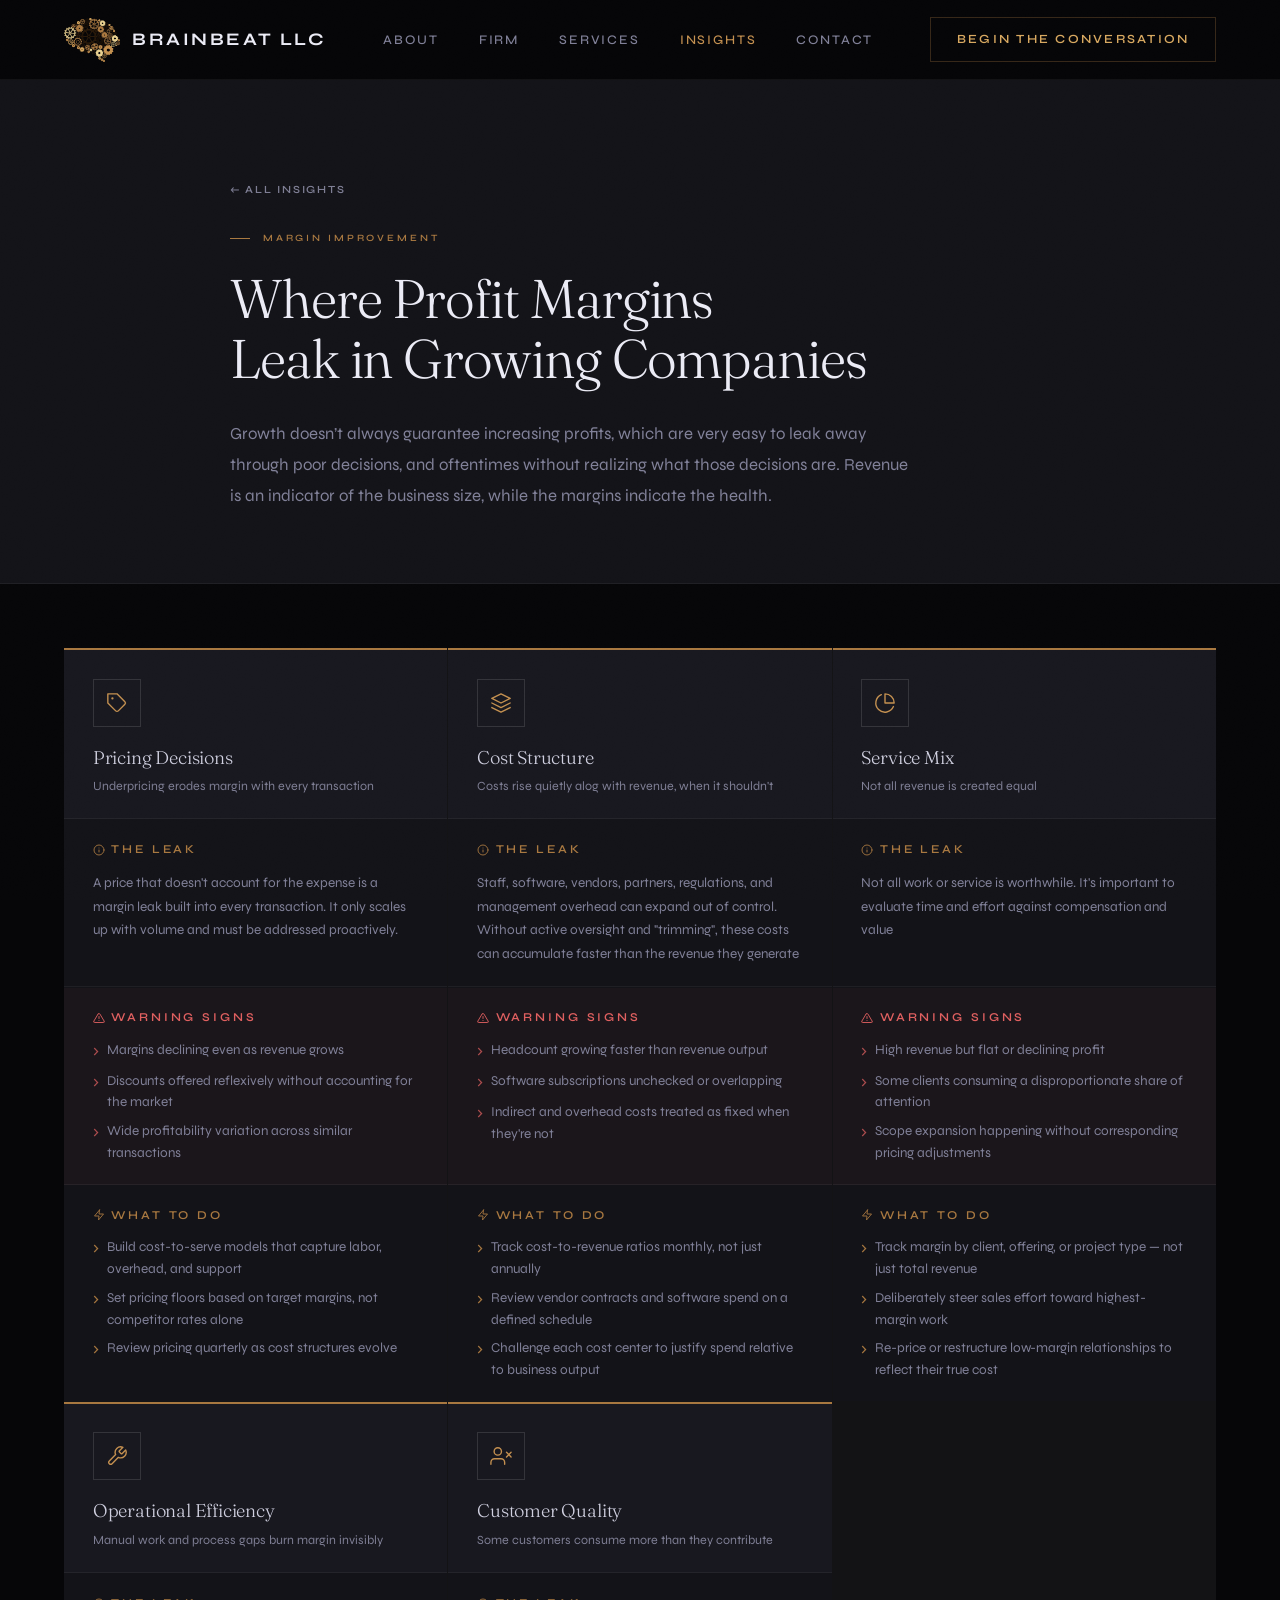
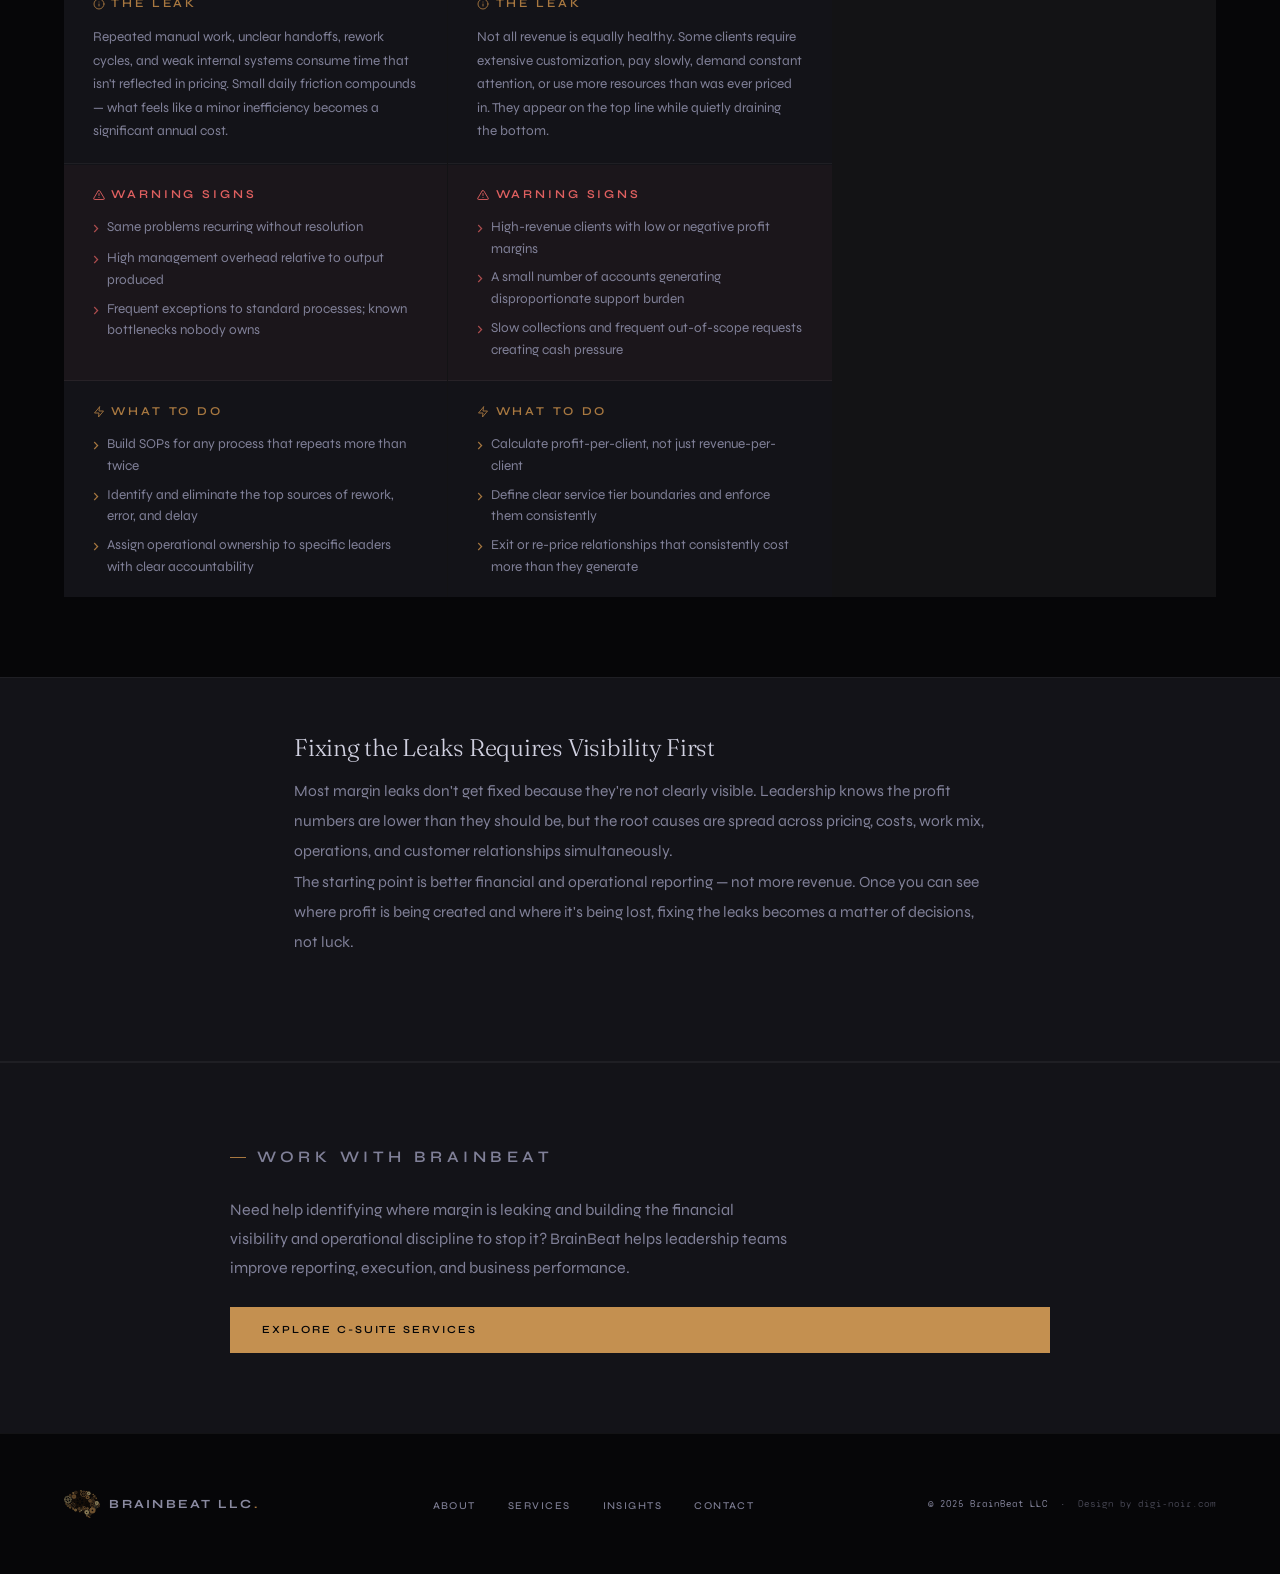
<file: insights/where-profit-margins-leak.html>
<!doctype html>
<html lang="en">
  <head>
    <meta charset="UTF-8" />
    <meta name="viewport" content="width=device-width, initial-scale=1.0" />
    <title>
      Where Profit Margins Leak in Growing Companies | BrainBeat LLC
    </title>
    <meta
      name="description"
      content="Profit margin leaks often come from pricing, cost structure, service mix, inefficient operations, and customer quality. Learn where growing companies lose profitability."
    />
    <meta name="author" content="BrainBeat LLC" />
    <meta name="robots" content="index, follow" />
    <link
      rel="canonical"
      href="https://www.brainbeatllc.com/insights/where-profit-margins-leak"
    />
    <link rel="icon" type="image/svg+xml" href="../favicon.svg" />
    <link rel="icon" type="image/png" href="../favicon.png" />
    <link rel="shortcut icon" href="../favicon.png" />
    <link
      href="https://fonts.googleapis.com/css2?family=Syne:wght@400;500;600;700;800&family=Syne+Mono&family=Fraunces:ital,opsz,wght@0,9..144,300;0,9..144,400;1,9..144,300;1,9..144,400&display=swap"
      rel="stylesheet"
    />
    <link rel="stylesheet" href="../styles.css" />
  </head>
  <body>
    <a class="skip-link" href="#article">Skip to main content</a>

    <!-- NAV -->
    <nav>
      <a class="nav-logo" href="../">
        <img
          src="../brain_and_gears_dark_executive.svg"
          alt="BrainBeat LLC"
          class="nav-logo-img"
        />
        <span class="nav-logo-text">BrainBeat LLC</span>
      </a>
      <ul class="nav-links">
        <li><a href="../#about">About</a></li>
        <li><a href="../#firm">Firm</a></li>
        <li><a href="../#team">Services</a></li>
        <li><a href="index.html" class="nav-link-active">Insights</a></li>
        <li><a href="../#contact">Contact</a></li>
      </ul>
      <a class="nav-cta" href="../#contact">Begin the Conversation</a>
      <button class="nav-hamburger" id="nav-hamburger" aria-label="Toggle menu">
        <span></span><span></span><span></span>
      </button>
    </nav>
    <div class="nav-drawer" id="nav-drawer">
      <a class="nav-drawer-link" href="../#about">About</a>
      <a class="nav-drawer-link" href="../#firm">Firm</a>
      <a class="nav-drawer-link" href="../#team">Services</a>
      <a class="nav-drawer-link" href="index.html">Insights</a>
      <a class="nav-drawer-link" href="../#contact">Contact</a>
      <a class="nav-drawer-cta" href="../#contact">Begin the Conversation</a>
    </div>

    <!-- ARTICLE -->
    <main class="article-page" id="article">
      <!-- HEADER -->
      <header class="article-header">
        <div class="article-header-inner">
          <a class="article-back" href="index.html">← All Insights</a>
          <p class="article-eyebrow">Margin Improvement</p>
          <h1 class="article-h1">
            Where Profit Margins<br />Leak in Growing Companies
          </h1>
          <p class="article-intro">
            Growth doesn’t always guarantee increasing profits, which are very
            easy to leak away through poor decisions, and oftentimes without
            realizing what those decisions are. Revenue is an indicator of the
            business size, while the margins indicate the health.
          </p>
        </div>
      </header>

      <!-- FIVE LEAK CARDS -->
      <div class="leak-outer">
        <div class="leak-grid">
          <!-- ── PRICING DECISIONS ── -->
          <div class="leak-card">
            <div class="leak-card-header">
              <div class="leak-card-icon">
                <!-- tag icon -->
                <svg
                  width="22"
                  height="22"
                  viewBox="0 0 24 24"
                  fill="none"
                  stroke="currentColor"
                  stroke-width="1.5"
                  stroke-linecap="round"
                  stroke-linejoin="round"
                >
                  <path
                    d="M20.59 13.41l-7.17 7.17a2 2 0 0 1-2.83 0L2 12V2h10l8.59 8.59a2 2 0 0 1 0 2.82z"
                  />
                  <line x1="7" y1="7" x2="7.01" y2="7" stroke-width="2.5" />
                </svg>
              </div>
              <h2 class="leak-card-name">Pricing Decisions</h2>
              <p class="leak-card-tagline">
                Underpricing erodes margin with every transaction
              </p>
            </div>

            <div class="leak-section">
              <p class="leak-lbl">
                <svg
                  width="12"
                  height="12"
                  viewBox="0 0 24 24"
                  fill="none"
                  stroke="currentColor"
                  stroke-width="2"
                  stroke-linecap="round"
                  stroke-linejoin="round"
                >
                  <circle cx="12" cy="12" r="10" />
                  <path d="M12 16v-4" />
                  <path d="M12 8h.01" />
                </svg>
                The Leak
              </p>
              <p class="leak-p">
                A price that doesn't account for the expense is a margin leak
                built into every transaction. It only scales up with volume and
                must be addressed proactively.
              </p>
            </div>

            <div class="leak-section leak-section--warn">
              <p class="leak-lbl leak-lbl--warn">
                <svg
                  width="12"
                  height="12"
                  viewBox="0 0 24 24"
                  fill="none"
                  stroke="currentColor"
                  stroke-width="2"
                  stroke-linecap="round"
                  stroke-linejoin="round"
                >
                  <path
                    d="M10.29 3.86L1.82 18a2 2 0 0 0 1.71 3h16.94a2 2 0 0 0 1.71-3L13.71 3.86a2 2 0 0 0-3.42 0z"
                  />
                  <line x1="12" y1="9" x2="12" y2="13" />
                  <line x1="12" y1="17" x2="12.01" y2="17" />
                </svg>
                Warning Signs
              </p>
              <ul class="leak-list">
                <li>Margins declining even as revenue grows</li>
                <li>
                  Discounts offered reflexively without accounting for the
                  market
                </li>
                <li>
                  Wide profitability variation across similar transactions
                </li>
              </ul>
            </div>

            <div class="leak-section">
              <p class="leak-lbl">
                <svg
                  width="12"
                  height="12"
                  viewBox="0 0 24 24"
                  fill="none"
                  stroke="currentColor"
                  stroke-width="2"
                  stroke-linecap="round"
                  stroke-linejoin="round"
                >
                  <polygon points="13 2 3 14 12 14 11 22 21 10 12 10 13 2" />
                </svg>
                What To Do
              </p>
              <ul class="leak-list">
                <li>
                  Build cost-to-serve models that capture labor, overhead, and
                  support
                </li>
                <li>
                  Set pricing floors based on target margins, not competitor
                  rates alone
                </li>
                <li>Review pricing quarterly as cost structures evolve</li>
              </ul>
            </div>
          </div>

          <!-- ── COST STRUCTURE ── -->
          <div class="leak-card">
            <div class="leak-card-header">
              <div class="leak-card-icon">
                <!-- layers icon -->
                <svg
                  width="22"
                  height="22"
                  viewBox="0 0 24 24"
                  fill="none"
                  stroke="currentColor"
                  stroke-width="1.5"
                  stroke-linecap="round"
                  stroke-linejoin="round"
                >
                  <polygon points="12 2 2 7 12 12 22 7 12 2" />
                  <polyline points="2 17 12 22 22 17" />
                  <polyline points="2 12 12 17 22 12" />
                </svg>
              </div>
              <h2 class="leak-card-name">Cost Structure</h2>
              <p class="leak-card-tagline">
                Costs rise quietly alog with revenue, when it shouldn't
              </p>
            </div>

            <div class="leak-section">
              <p class="leak-lbl">
                <svg
                  width="12"
                  height="12"
                  viewBox="0 0 24 24"
                  fill="none"
                  stroke="currentColor"
                  stroke-width="2"
                  stroke-linecap="round"
                  stroke-linejoin="round"
                >
                  <circle cx="12" cy="12" r="10" />
                  <path d="M12 16v-4" />
                  <path d="M12 8h.01" />
                </svg>
                The Leak
              </p>
              <p class="leak-p">
                Staff, software, vendors, partners, regulations, and management
                overhead can expand out of control. Without active oversight and
                "trimming", these costs can accumulate faster than the revenue
                they generate
              </p>
            </div>

            <div class="leak-section leak-section--warn">
              <p class="leak-lbl leak-lbl--warn">
                <svg
                  width="12"
                  height="12"
                  viewBox="0 0 24 24"
                  fill="none"
                  stroke="currentColor"
                  stroke-width="2"
                  stroke-linecap="round"
                  stroke-linejoin="round"
                >
                  <path
                    d="M10.29 3.86L1.82 18a2 2 0 0 0 1.71 3h16.94a2 2 0 0 0 1.71-3L13.71 3.86a2 2 0 0 0-3.42 0z"
                  />
                  <line x1="12" y1="9" x2="12" y2="13" />
                  <line x1="12" y1="17" x2="12.01" y2="17" />
                </svg>
                Warning Signs
              </p>
              <ul class="leak-list">
                <li>Headcount growing faster than revenue output</li>
                <li>Software subscriptions unchecked or overlapping</li>
                <li>
                  Indirect and overhead costs treated as fixed when they're not
                </li>
              </ul>
            </div>

            <div class="leak-section">
              <p class="leak-lbl">
                <svg
                  width="12"
                  height="12"
                  viewBox="0 0 24 24"
                  fill="none"
                  stroke="currentColor"
                  stroke-width="2"
                  stroke-linecap="round"
                  stroke-linejoin="round"
                >
                  <polygon points="13 2 3 14 12 14 11 22 21 10 12 10 13 2" />
                </svg>
                What To Do
              </p>
              <ul class="leak-list">
                <li>Track cost-to-revenue ratios monthly, not just annually</li>
                <li>
                  Review vendor contracts and software spend on a defined
                  schedule
                </li>
                <li>
                  Challenge each cost center to justify spend relative to
                  business output
                </li>
              </ul>
            </div>
          </div>

          <!-- ── SERVICE MIX ── -->
          <div class="leak-card">
            <div class="leak-card-header">
              <div class="leak-card-icon">
                <!-- pie chart icon -->
                <svg
                  width="22"
                  height="22"
                  viewBox="0 0 24 24"
                  fill="none"
                  stroke="currentColor"
                  stroke-width="1.5"
                  stroke-linecap="round"
                  stroke-linejoin="round"
                >
                  <path d="M21.21 15.89A10 10 0 1 1 8 2.83" />
                  <path d="M22 12A10 10 0 0 0 12 2v10z" />
                </svg>
              </div>
              <h2 class="leak-card-name">Service Mix</h2>
              <p class="leak-card-tagline">Not all revenue is created equal</p>
            </div>

            <div class="leak-section">
              <p class="leak-lbl">
                <svg
                  width="12"
                  height="12"
                  viewBox="0 0 24 24"
                  fill="none"
                  stroke="currentColor"
                  stroke-width="2"
                  stroke-linecap="round"
                  stroke-linejoin="round"
                >
                  <circle cx="12" cy="12" r="10" />
                  <path d="M12 16v-4" />
                  <path d="M12 8h.01" />
                </svg>
                The Leak
              </p>
              <p class="leak-p">
                Not all work or service is worthwhile. It's important to
                evaluate time and effort against compensation and value
              </p>
            </div>

            <div class="leak-section leak-section--warn">
              <p class="leak-lbl leak-lbl--warn">
                <svg
                  width="12"
                  height="12"
                  viewBox="0 0 24 24"
                  fill="none"
                  stroke="currentColor"
                  stroke-width="2"
                  stroke-linecap="round"
                  stroke-linejoin="round"
                >
                  <path
                    d="M10.29 3.86L1.82 18a2 2 0 0 0 1.71 3h16.94a2 2 0 0 0 1.71-3L13.71 3.86a2 2 0 0 0-3.42 0z"
                  />
                  <line x1="12" y1="9" x2="12" y2="13" />
                  <line x1="12" y1="17" x2="12.01" y2="17" />
                </svg>
                Warning Signs
              </p>
              <ul class="leak-list">
                <li>High revenue but flat or declining profit</li>
                <li>
                  Some clients consuming a disproportionate share of attention
                </li>
                <li>
                  Scope expansion happening without corresponding pricing
                  adjustments
                </li>
              </ul>
            </div>

            <div class="leak-section">
              <p class="leak-lbl">
                <svg
                  width="12"
                  height="12"
                  viewBox="0 0 24 24"
                  fill="none"
                  stroke="currentColor"
                  stroke-width="2"
                  stroke-linecap="round"
                  stroke-linejoin="round"
                >
                  <polygon points="13 2 3 14 12 14 11 22 21 10 12 10 13 2" />
                </svg>
                What To Do
              </p>
              <ul class="leak-list">
                <li>
                  Track margin by client, offering, or project type — not just
                  total revenue
                </li>
                <li>
                  Deliberately steer sales effort toward highest-margin work
                </li>
                <li>
                  Re-price or restructure low-margin relationships to reflect
                  their true cost
                </li>
              </ul>
            </div>
          </div>

          <!-- ── OPERATIONAL EFFICIENCY ── -->
          <div class="leak-card">
            <div class="leak-card-header">
              <div class="leak-card-icon">
                <!-- tool/wrench icon -->
                <svg
                  width="22"
                  height="22"
                  viewBox="0 0 24 24"
                  fill="none"
                  stroke="currentColor"
                  stroke-width="1.5"
                  stroke-linecap="round"
                  stroke-linejoin="round"
                >
                  <path
                    d="M14.7 6.3a1 1 0 0 0 0 1.4l1.6 1.6a1 1 0 0 0 1.4 0l3.77-3.77a6 6 0 0 1-7.94 7.94l-6.91 6.91a2.12 2.12 0 0 1-3-3l6.91-6.91a6 6 0 0 1 7.94-7.94l-3.76 3.76z"
                  />
                </svg>
              </div>
              <h2 class="leak-card-name">Operational Efficiency</h2>
              <p class="leak-card-tagline">
                Manual work and process gaps burn margin invisibly
              </p>
            </div>

            <div class="leak-section">
              <p class="leak-lbl">
                <svg
                  width="12"
                  height="12"
                  viewBox="0 0 24 24"
                  fill="none"
                  stroke="currentColor"
                  stroke-width="2"
                  stroke-linecap="round"
                  stroke-linejoin="round"
                >
                  <circle cx="12" cy="12" r="10" />
                  <path d="M12 16v-4" />
                  <path d="M12 8h.01" />
                </svg>
                The Leak
              </p>
              <p class="leak-p">
                Repeated manual work, unclear handoffs, rework cycles, and weak
                internal systems consume time that isn't reflected in pricing.
                Small daily friction compounds — what feels like a minor
                inefficiency becomes a significant annual cost.
              </p>
            </div>

            <div class="leak-section leak-section--warn">
              <p class="leak-lbl leak-lbl--warn">
                <svg
                  width="12"
                  height="12"
                  viewBox="0 0 24 24"
                  fill="none"
                  stroke="currentColor"
                  stroke-width="2"
                  stroke-linecap="round"
                  stroke-linejoin="round"
                >
                  <path
                    d="M10.29 3.86L1.82 18a2 2 0 0 0 1.71 3h16.94a2 2 0 0 0 1.71-3L13.71 3.86a2 2 0 0 0-3.42 0z"
                  />
                  <line x1="12" y1="9" x2="12" y2="13" />
                  <line x1="12" y1="17" x2="12.01" y2="17" />
                </svg>
                Warning Signs
              </p>
              <ul class="leak-list">
                <li>Same problems recurring without resolution</li>
                <li>High management overhead relative to output produced</li>
                <li>
                  Frequent exceptions to standard processes; known bottlenecks
                  nobody owns
                </li>
              </ul>
            </div>

            <div class="leak-section">
              <p class="leak-lbl">
                <svg
                  width="12"
                  height="12"
                  viewBox="0 0 24 24"
                  fill="none"
                  stroke="currentColor"
                  stroke-width="2"
                  stroke-linecap="round"
                  stroke-linejoin="round"
                >
                  <polygon points="13 2 3 14 12 14 11 22 21 10 12 10 13 2" />
                </svg>
                What To Do
              </p>
              <ul class="leak-list">
                <li>Build SOPs for any process that repeats more than twice</li>
                <li>
                  Identify and eliminate the top sources of rework, error, and
                  delay
                </li>
                <li>
                  Assign operational ownership to specific leaders with clear
                  accountability
                </li>
              </ul>
            </div>
          </div>

          <!-- ── CUSTOMER QUALITY ── -->
          <div class="leak-card">
            <div class="leak-card-header">
              <div class="leak-card-icon">
                <!-- user-x icon -->
                <svg
                  width="22"
                  height="22"
                  viewBox="0 0 24 24"
                  fill="none"
                  stroke="currentColor"
                  stroke-width="1.5"
                  stroke-linecap="round"
                  stroke-linejoin="round"
                >
                  <path d="M16 21v-2a4 4 0 0 0-4-4H5a4 4 0 0 0-4 4v2" />
                  <circle cx="8.5" cy="7" r="4" />
                  <line x1="18" y1="8" x2="23" y2="13" />
                  <line x1="23" y1="8" x2="18" y2="13" />
                </svg>
              </div>
              <h2 class="leak-card-name">Customer Quality</h2>
              <p class="leak-card-tagline">
                Some customers consume more than they contribute
              </p>
            </div>

            <div class="leak-section">
              <p class="leak-lbl">
                <svg
                  width="12"
                  height="12"
                  viewBox="0 0 24 24"
                  fill="none"
                  stroke="currentColor"
                  stroke-width="2"
                  stroke-linecap="round"
                  stroke-linejoin="round"
                >
                  <circle cx="12" cy="12" r="10" />
                  <path d="M12 16v-4" />
                  <path d="M12 8h.01" />
                </svg>
                The Leak
              </p>
              <p class="leak-p">
                Not all revenue is equally healthy. Some clients require
                extensive customization, pay slowly, demand constant attention,
                or use more resources than was ever priced in. They appear on
                the top line while quietly draining the bottom.
              </p>
            </div>

            <div class="leak-section leak-section--warn">
              <p class="leak-lbl leak-lbl--warn">
                <svg
                  width="12"
                  height="12"
                  viewBox="0 0 24 24"
                  fill="none"
                  stroke="currentColor"
                  stroke-width="2"
                  stroke-linecap="round"
                  stroke-linejoin="round"
                >
                  <path
                    d="M10.29 3.86L1.82 18a2 2 0 0 0 1.71 3h16.94a2 2 0 0 0 1.71-3L13.71 3.86a2 2 0 0 0-3.42 0z"
                  />
                  <line x1="12" y1="9" x2="12" y2="13" />
                  <line x1="12" y1="17" x2="12.01" y2="17" />
                </svg>
                Warning Signs
              </p>
              <ul class="leak-list">
                <li>
                  High-revenue clients with low or negative profit margins
                </li>
                <li>
                  A small number of accounts generating disproportionate support
                  burden
                </li>
                <li>
                  Slow collections and frequent out-of-scope requests creating
                  cash pressure
                </li>
              </ul>
            </div>

            <div class="leak-section">
              <p class="leak-lbl">
                <svg
                  width="12"
                  height="12"
                  viewBox="0 0 24 24"
                  fill="none"
                  stroke="currentColor"
                  stroke-width="2"
                  stroke-linecap="round"
                  stroke-linejoin="round"
                >
                  <polygon points="13 2 3 14 12 14 11 22 21 10 12 10 13 2" />
                </svg>
                What To Do
              </p>
              <ul class="leak-list">
                <li>
                  Calculate profit-per-client, not just revenue-per-client
                </li>
                <li>
                  Define clear service tier boundaries and enforce them
                  consistently
                </li>
                <li>
                  Exit or re-price relationships that consistently cost more
                  than they generate
                </li>
              </ul>
            </div>
          </div>
        </div>
        <!-- /leak-grid -->
      </div>
      <!-- /leak-outer -->

      <!-- CLOSING PROSE -->
      <div
        style="
          background: var(--surface);
          border-top: 1px solid var(--border);
          border-bottom: 1px solid var(--border);
        "
      >
        <div
          class="article-body"
          style="padding-top: 3.5rem; padding-bottom: 3.5rem"
        >
          <section>
            <h2>Fixing the Leaks Requires Visibility First</h2>
            <p>
              Most margin leaks don't get fixed because they're not clearly
              visible. Leadership knows the profit numbers are lower than they
              should be, but the root causes are spread across pricing, costs,
              work mix, operations, and customer relationships simultaneously.
            </p>
            <p>
              The starting point is better financial and operational reporting —
              not more revenue. Once you can see where profit is being created
              and where it's being lost, fixing the leaks becomes a matter of
              decisions, not luck.
            </p>
          </section>
        </div>
      </div>

      <!-- CTA -->
      <div class="article-cta-block">
        <div class="article-cta-inner">
          <p class="article-cta-label">Work With BrainBeat</p>
          <p>
            Need help identifying where margin is leaking and building the
            financial visibility and operational discipline to stop it?
            BrainBeat helps leadership teams improve reporting, execution, and
            business performance.
          </p>
          <a class="btn-primary" href="../#team">Explore C-Suite Services</a>
        </div>
      </div>
    </main>

    <!-- FOOTER -->
    <footer>
      <div class="footer-inner">
        <a class="footer-logo" href="../">
          <img
            src="../brain_and_gears_dark_executive.svg"
            alt="BrainBeat LLC"
            class="footer-logo-img"
          />
          <span class="footer-logo-wordmark">BrainBeat LLC<span>.</span></span>
        </a>
        <ul class="footer-links">
          <li><a href="../#about">About</a></li>
          <li><a href="../#team">Services</a></li>
          <li><a href="index.html">Insights</a></li>
          <li><a href="../#contact">Contact</a></li>
        </ul>
        <span class="footer-copy"
          >© 2025 BrainBeat LLC &nbsp;·&nbsp;
          <a
            href="https://www.digi-noir.com"
            target="_blank"
            rel="noopener"
            style="color: inherit; text-decoration: none; opacity: 0.5"
            >Design by digi-noir.com</a
          ></span
        >
      </div>
    </footer>

    <script>
      const hamburger = document.getElementById("nav-hamburger");
      const drawer = document.getElementById("nav-drawer");
      hamburger.addEventListener("click", () => {
        hamburger.classList.toggle("open");
        drawer.classList.toggle("open");
      });
      drawer.querySelectorAll("a").forEach((link) => {
        link.addEventListener("click", () => {
          hamburger.classList.remove("open");
          drawer.classList.remove("open");
        });
      });
    </script>
  </body>
</html>
</file>
<file: styles.css>
*,
*::before,
*::after {
  box-sizing: border-box;
  margin: 0;
  padding: 0;
}

:root {
  --void: #060608;
  --abyss: #0a0a0e;
  --deep: #0e0e14;
  --surface: #131318;
  --surface-mid: #18181f;
  --surface-up: #1f1f28;
  --border: rgba(255, 255, 255, 0.05);
  --border-mid: rgba(255, 255, 255, 0.08);
  --border-high: rgba(255, 255, 255, 0.12);
  --text-dim: #7e7e94;
  --text-muted: #808098;
  --text-mid: #8a8aa0;
  --text-soft: #b0b0c8;
  --text-pale: #d0d0e0;
  --text-bright: #ebebf5;
  --platinum: #c8c8d8;
  --silver: #e0e0f0;
  --accent: #a87840;
  --accent-mid: #c49050;
  --accent-light: #d8a860;
  --accent-glow: rgba(168, 120, 64, 0.12);
  --red: #e06060;
}

html {
  scroll-behavior: smooth;
}

body {
  background-color: var(--void);
  color: var(--text-soft);
  font-family: "Syne", system-ui, sans-serif;
  font-size: 15px;
  line-height: 1.65;
  overflow-x: hidden;
}

/* Cinematic grain */
body::before {
  content: "";
  position: fixed;
  inset: 0;
  background-image: url("data:image/svg+xml,%3Csvg xmlns='http://www.w3.org/2000/svg' width='300' height='300'%3E%3Cfilter id='n'%3E%3CfeTurbulence type='fractalNoise' baseFrequency='0.75' numOctaves='4' stitchTiles='stitch'/%3E%3CfeColorMatrix type='saturate' values='0'/%3E%3C/filter%3E%3Crect width='300' height='300' filter='url(%23n)' opacity='0.035'/%3E%3C/svg%3E");
  pointer-events: none;
  z-index: 999;
  mix-blend-mode: overlay;
}

/* ── NAV ── */
nav {
  position: fixed;
  top: 0;
  left: 0;
  right: 0;
  z-index: 100;
  display: flex;
  align-items: center;
  justify-content: space-between;
  padding: 0 5%;
  height: 80px;
  background: rgba(6, 6, 8, 0.9);
  backdrop-filter: blur(20px);
  border-bottom: 1px solid var(--border);
}

.nav-logo {
  display: flex;
  align-items: center;
  gap: 0.75rem;
  text-decoration: none;
}

.nav-logo-img {
  height: 44px;
  width: auto;
  display: block;
  transition: opacity 0.2s;
}

.nav-logo:hover .nav-logo-img {
  opacity: 0.85;
}

.nav-logo-text {
  font-family: "Syne", sans-serif;
  font-size: 1.1rem;
  font-weight: 700;
  letter-spacing: 0.14em;
  text-transform: uppercase;
  color: var(--text-bright);
}

.nav-logo-text span {
  color: var(--accent-mid);
}

.nav-links {
  display: flex;
  gap: 2.5rem;
  list-style: none;
}

.nav-links a {
  font-family: "Syne", sans-serif;
  font-size: 0.82rem;
  font-weight: 500;
  letter-spacing: 0.14em;
  text-transform: uppercase;
  color: var(--text-muted);
  text-decoration: none;
  transition: color 0.2s;
}

.nav-links a:hover {
  color: var(--text-soft);
}

.nav-cta {
  font-family: "Syne", sans-serif;
  font-size: 0.78rem;
  font-weight: 600;
  letter-spacing: 0.18em;
  text-transform: uppercase;
  color: var(--accent-light);
  border: 1px solid rgba(168, 120, 64, 0.3);
  padding: 0.7rem 1.6rem;
  text-decoration: none;
  transition:
    border-color 0.2s,
    background 0.2s;
}

.nav-cta:hover {
  border-color: var(--accent-mid);
  background: var(--accent-glow);
}

/* ── HERO LOGO ── */
.hero-logo-display {
  position: absolute;
  top: 50%;
  left: 50%;
  transform: translate(-20%, -54%);
  width: 420px;
  height: 420px;
  pointer-events: none;
  z-index: 0;
}

.hero-logo-display::before {
  content: "";
  position: absolute;
  inset: -60px;
  background: radial-gradient(
    ellipse,
    rgba(168, 120, 64, 0.18) 0%,
    transparent 70%
  );
  pointer-events: none;
}

.hero-logo-display img {
  width: 100%;
  height: 100%;
  object-fit: contain;
  filter: sepia(1) saturate(1.6) hue-rotate(5deg) brightness(1.3);
  animation: logo-breathe 5s ease-in-out infinite;
}

@keyframes logo-breathe {
  0%,
  100% {
    opacity: 0.12;
  }
  50% {
    opacity: 0.52;
  }
}

/* ── HERO ── */
.hero {
  min-height: 100vh;
  padding: 8rem 5% 6rem;
  display: flex;
  align-items: flex-end;
  position: relative;
  overflow: hidden;
}

.hero-gradient {
  position: absolute;
  inset: 0;
  background:
    radial-gradient(
      ellipse 60% 80% at 70% 30%,
      rgba(168, 120, 64, 0.06) 0%,
      transparent 70%
    ),
    radial-gradient(
      ellipse 40% 60% at 10% 90%,
      rgba(168, 120, 64, 0.04) 0%,
      transparent 60%
    ),
    linear-gradient(to bottom, transparent 40%, var(--void) 100%);
}

.hero-counter {
  position: absolute;
  top: 8rem;
  right: 5%;
  display: flex;
  flex-direction: column;
  gap: 0.5rem;
  align-items: flex-end;
}

.hero-counter-num {
  font-family: "Syne Mono", monospace;
  font-size: 0.65rem;
  color: var(--text-dim);
  letter-spacing: 0.1em;
}

.hero-counter-active {
  color: var(--accent-mid);
}

.hero-content {
  position: relative;
  z-index: 1;
  max-width: 900px;
}

.hero-label {
  font-family: "Syne", sans-serif;
  font-size: 0.62rem;
  font-weight: 600;
  letter-spacing: 0.3em;
  text-transform: uppercase;
  color: var(--accent);
  margin-bottom: 2rem;
  display: flex;
  align-items: center;
  gap: 1rem;
}

.hero-label::before {
  content: "";
  width: 30px;
  height: 1px;
  background: var(--accent);
}

.hero h1 {
  font-family: "Fraunces", serif;
  font-size: clamp(3.5rem, 9vw, 8rem);
  font-weight: 300;
  line-height: 0.95;
  color: var(--text-bright);
  margin-bottom: 2.5rem;
  letter-spacing: -0.02em;
}

.hero h1 em {
  font-style: italic;
  color: var(--accent-mid);
}

.hero-bottom {
  display: flex;
  align-items: flex-end;
  justify-content: space-between;
  gap: 3rem;
  flex-wrap: wrap;
}

.hero-sub {
  font-family: "Syne", sans-serif;
  font-size: 1.1rem;
  font-weight: 400;
  color: var(--text-muted);
  max-width: 400px;
  line-height: 1.8;
}

.hero-actions {
  display: flex;
  flex-direction: column;
  gap: 0.8rem;
  align-items: flex-end;
}

.btn-primary {
  font-family: "Syne", sans-serif;
  font-size: 0.68rem;
  font-weight: 600;
  letter-spacing: 0.18em;
  text-transform: uppercase;
  color: var(--void);
  background: var(--accent-mid);
  padding: 0.9rem 2rem;
  text-decoration: none;
  transition:
    background 0.2s,
    transform 0.15s;
  white-space: nowrap;
}

.btn-primary:hover {
  background: var(--accent-light);
  transform: translateY(-1px);
}

.btn-ghost {
  font-family: "Syne", sans-serif;
  font-size: 0.68rem;
  font-weight: 500;
  letter-spacing: 0.18em;
  text-transform: uppercase;
  color: var(--text-mid);
  border: 1px solid var(--border-high);
  padding: 0.9rem 2rem;
  text-decoration: none;
  transition:
    color 0.2s,
    border-color 0.2s;
  white-space: nowrap;
}

.btn-ghost:hover {
  color: var(--text-pale);
  border-color: rgba(255, 255, 255, 0.2);
}

/* ── MARQUEE ── */
.marquee-wrap {
  overflow: hidden;
  border-top: 1px solid var(--border);
  border-bottom: 1px solid var(--border);
  background: var(--surface);
  padding: 1rem 0;
}

.marquee-track {
  display: flex;
  gap: 4rem;
  animation: marquee 30s linear infinite;
  width: max-content;
}

.marquee-item {
  font-family: "Syne", sans-serif;
  font-size: 0.85rem;
  font-weight: 600;
  letter-spacing: 0.3em;
  text-transform: uppercase;
  color: var(--text-mid);
  white-space: nowrap;
  display: flex;
  align-items: center;
  gap: 2rem;
}

.marquee-item::after {
  content: "✦";
  color: var(--accent-mid);
  font-size: 0.65rem;
}

@keyframes marquee {
  0% {
    transform: translateX(0);
  }
  100% {
    transform: translateX(-50%);
  }
}

/* ── SERVICES ── */
.services {
  padding: 8rem 5%;
  position: relative;
}

.services-header {
  display: flex;
  justify-content: space-between;
  align-items: flex-end;
  margin-bottom: 4rem;
  padding-bottom: 2rem;
  border-bottom: 1px solid var(--border);
}

.section-label {
  font-family: "Syne", sans-serif;
  font-size: 0.6rem;
  font-weight: 600;
  letter-spacing: 0.3em;
  text-transform: uppercase;
  color: var(--accent);
  margin-bottom: 0.8rem;
  display: flex;
  align-items: center;
  gap: 0.8rem;
}

.section-label::before {
  content: "";
  width: 20px;
  height: 1px;
  background: var(--accent);
}

.section-title {
  font-family: "Fraunces", serif;
  font-size: clamp(2rem, 4vw, 3.5rem);
  font-weight: 300;
  color: var(--text-bright);
  line-height: 1.1;
  letter-spacing: -0.01em;
}

.section-title em {
  font-style: italic;
  color: var(--accent-mid);
}

.section-count {
  font-family: "Syne Mono", monospace;
  font-size: 0.65rem;
  color: var(--text-dim);
  letter-spacing: 0.1em;
}

.services-list {
  display: flex;
  flex-direction: column;
  gap: 1px;
  background: var(--border);
}

.service-row {
  background: var(--void);
  display: grid;
  grid-template-columns: 60px 1fr 1fr auto;
  gap: 2.5rem;
  align-items: center;
  padding: 2rem 0;
  cursor: pointer;
  transition: background 0.25s;
  position: relative;
}

.service-row::before {
  content: "";
  position: absolute;
  left: 0;
  top: 0;
  bottom: 0;
  width: 2px;
  background: var(--accent);
  transform: scaleY(0);
  transition: transform 0.3s;
}

.service-row:hover {
  background: var(--surface);
}
.service-row:hover::before {
  transform: scaleY(1);
}

.service-row-num {
  font-family: "Syne Mono", monospace;
  font-size: 0.85rem;
  color: var(--text-dim);
  text-align: right;
  padding-right: 1rem;
  border-right: 1px solid var(--border);
}

.service-row-name {
  font-family: "Fraunces", serif;
  font-size: 1.7rem;
  font-weight: 300;
  color: var(--text-pale);
}

.service-row-desc {
  font-family: "Syne", sans-serif;
  font-size: 1rem;
  color: var(--text-muted);
  line-height: 1.7;
}

.service-row-arrow {
  font-size: 1.3rem;
  color: var(--text-dim);
  padding-right: 2rem;
  transition:
    color 0.2s,
    transform 0.2s;
}

.service-row:hover .service-row-arrow {
  color: var(--accent-mid);
  transform: translateX(4px);
}

/* ── STATS ── */
.stats {
  padding: 6rem 5%;
  background: var(--surface);
  border-top: 1px solid var(--border);
  border-bottom: 1px solid var(--border);
}

.stats-inner {
  max-width: 1300px;
  margin: 0 auto;
  display: grid;
  grid-template-columns: repeat(4, 1fr);
  gap: 1px;
  background: var(--border);
}

.stat-block {
  background: var(--surface);
  padding: 3rem 2rem;
  position: relative;
  overflow: hidden;
}

.stat-block::before {
  content: "";
  position: absolute;
  bottom: 0;
  left: 0;
  right: 0;
  height: 1px;
  background: linear-gradient(to right, var(--accent), transparent);
  opacity: 0;
  transition: opacity 0.3s;
}

.stat-block:hover::before {
  opacity: 1;
}

.stat-value {
  font-family: "Fraunces", serif;
  font-size: 3rem;
  font-weight: 300;
  color: var(--text-bright);
  line-height: 1;
  margin-bottom: 0.5rem;
}

.stat-unit {
  font-size: 1.5rem;
  color: var(--accent-mid);
}

.stat-label {
  font-family: "Syne", sans-serif;
  font-size: 0.975rem;
  font-weight: 500;
  letter-spacing: 0.18em;
  text-transform: uppercase;
  color: var(--text-dim);
}

/* ── STATEMENT ── */
.statement {
  padding: 10rem 5%;
  position: relative;
  overflow: hidden;
}

.statement-glow {
  position: absolute;
  top: 50%;
  left: 50%;
  transform: translate(-50%, -50%);
  width: 600px;
  height: 300px;
  background: radial-gradient(
    ellipse,
    rgba(168, 120, 64, 0.06) 0%,
    transparent 70%
  );
  pointer-events: none;
}

.statement-inner {
  max-width: 1000px;
  margin: 0 auto;
  position: relative;
  z-index: 1;
}

.statement-quote {
  font-family: "Fraunces", serif;
  font-size: clamp(1.8rem, 4vw, 3.2rem);
  font-weight: 300;
  font-style: italic;
  color: var(--text-pale);
  line-height: 1.35;
  margin-bottom: 3rem;
  letter-spacing: -0.01em;
}

.statement-attr {
  display: flex;
  align-items: center;
  gap: 1.5rem;
}

.statement-attr-line {
  width: 40px;
  height: 1px;
  background: var(--accent);
}

.statement-attr-text {
  font-family: "Syne", sans-serif;
  font-size: 0.65rem;
  font-weight: 500;
  letter-spacing: 0.2em;
  text-transform: uppercase;
  color: var(--accent);
}

/* ── TEAM ── */
.team {
  padding: 8rem 5%;
  background: var(--surface);
  border-top: 1px solid var(--border);
}

.team-header {
  display: flex;
  justify-content: space-between;
  align-items: flex-end;
  margin-bottom: 4rem;
}

.team-grid {
  display: grid;
  grid-template-columns: repeat(3, 1fr);
  gap: 1px;
  background: var(--border);
}

.team-card {
  background: var(--surface);
  padding: 2.5rem 2rem;
  transition: background 0.25s;
}

.team-card:hover {
  background: var(--surface-up);
}

.team-initial-block {
  width: 72px;
  height: 72px;
  border: 1px solid var(--border-high);
  display: flex;
  align-items: center;
  justify-content: center;
  font-family: "Fraunces", serif;
  font-size: 1.1rem;
  font-style: italic;
  color: var(--accent-mid);
  margin-bottom: 1.5rem;
}

.team-name {
  font-family: "Fraunces", serif;
  font-size: 1.4rem;
  font-weight: 300;
  color: var(--text-pale);
  margin-bottom: 0.3rem;
}

.team-title {
  font-family: "Syne", sans-serif;
  font-size: 0.75rem;
  font-weight: 600;
  letter-spacing: 0.2em;
  text-transform: uppercase;
  color: var(--accent);
  margin-bottom: 1.2rem;
}

.team-bio {
  font-family: "Syne", sans-serif;
  font-size: 0.95rem;
  font-weight: 400;
  color: var(--text-muted);
  line-height: 1.75;
}

.csuite-points {
  display: flex;
  flex-direction: column;
  gap: 0.6rem;
  margin-top: 0.2rem;
}

.csuite-points p {
  font-family: "Syne", sans-serif;
  font-size: 0.95rem;
  font-weight: 400;
  color: var(--text-muted);
  line-height: 1.5;
}

/* ── CONTACT ── */
.contact {
  padding: 8rem 5%;
  position: relative;
}

.contact-inner {
  max-width: 1200px;
  margin: 0 auto;
  display: grid;
  grid-template-columns: 1fr 1.6fr;
  gap: 6rem;
  align-items: start;
}

.contact-left .section-label {
  margin-bottom: 0.8rem;
}
.contact-left .section-title {
  font-size: 2.2rem;
  margin-bottom: 1.5rem;
}

.contact-left p {
  font-family: "Syne", sans-serif;
  font-size: 0.85rem;
  color: var(--text-muted);
  line-height: 1.8;
  margin-bottom: 2rem;
}

.contact-meta {
  display: flex;
  flex-direction: column;
  gap: 1.2rem;
}

.contact-meta-item {
  display: flex;
  flex-direction: column;
  gap: 0.2rem;
}

.contact-meta-label {
  font-family: "Syne", sans-serif;
  font-size: 0.58rem;
  font-weight: 600;
  letter-spacing: 0.25em;
  text-transform: uppercase;
  color: var(--text-dim);
}

.contact-meta-value {
  font-family: "Syne Mono", monospace;
  font-size: 0.82rem;
  color: var(--text-soft);
}

.contact-form {
  display: grid;
  gap: 0.8rem;
}

.form-row {
  display: grid;
  grid-template-columns: 1fr 1fr;
  gap: 0.8rem;
}

.form-group {
  display: flex;
  flex-direction: column;
  gap: 0.4rem;
}

.form-group label {
  font-family: "Syne", sans-serif;
  font-size: 0.58rem;
  font-weight: 600;
  letter-spacing: 0.2em;
  text-transform: uppercase;
  color: var(--text-dim);
}

.form-group input,
.form-group textarea,
.form-group select {
  background: var(--surface);
  border: 1px solid var(--border);
  color: var(--text-pale);
  font-family: "Syne", sans-serif;
  font-size: 0.85rem;
  padding: 0.8rem 1rem;
  outline: none;
  transition:
    border-color 0.2s,
    box-shadow 0.2s;
  width: 100%;
  appearance: none;
}

.form-group input:focus,
.form-group textarea:focus,
.form-group select:focus {
  border-color: var(--accent-mid);
  box-shadow: 0 0 0 3px rgba(168, 120, 64, 0.25);
}

.form-group input::placeholder,
.form-group textarea::placeholder {
  color: var(--text-dim);
}

.form-group textarea {
  resize: vertical;
  min-height: 120px;
}

/* ── FOOTER ── */
footer {
  background: var(--void);
  border-top: 1px solid var(--border);
  padding: 3.5rem 5%;
}

.footer-inner {
  max-width: 1300px;
  margin: 0 auto;
  display: flex;
  justify-content: space-between;
  align-items: center;
  flex-wrap: wrap;
  gap: 1.5rem;
}

.footer-logo {
  display: flex;
  align-items: center;
  gap: 0.6rem;
  text-decoration: none;
}

.footer-logo-img {
  height: 28px;
  width: auto;
  opacity: 0.55;
}

.footer-logo-wordmark {
  font-family: "Syne", sans-serif;
  font-size: 0.78rem;
  font-weight: 700;
  letter-spacing: 0.18em;
  text-transform: uppercase;
  color: var(--text-mid);
}

.footer-logo-wordmark span {
  color: var(--accent);
}

.footer-links {
  display: flex;
  gap: 2rem;
  list-style: none;
}

.footer-links a {
  font-family: "Syne", sans-serif;
  font-size: 0.65rem;
  font-weight: 500;
  letter-spacing: 0.14em;
  text-transform: uppercase;
  color: var(--text-dim);
  text-decoration: none;
  transition: color 0.2s;
}

.footer-links a:hover {
  color: var(--text-muted);
}

.footer-copy {
  font-family: "Syne Mono", monospace;
  font-size: 0.62rem;
  color: var(--text-dim);
}

/* ── MODAL ── */
.modal-overlay {
  position: fixed;
  inset: 0;
  background: rgba(6, 6, 8, 0.88);
  backdrop-filter: blur(14px);
  z-index: 500;
  display: flex;
  align-items: center;
  justify-content: center;
  padding: 2rem;
  opacity: 0;
  pointer-events: none;
  transition: opacity 0.3s;
}

.modal-overlay.active {
  opacity: 1;
  pointer-events: all;
}

.modal-panel {
  background: var(--surface);
  border-top: 2px solid var(--accent);
  max-width: 860px;
  width: 100%;
  padding: 4.5rem;
  position: relative;
  transform: translateY(20px);
  transition: transform 0.35s;
}

.modal-overlay.active .modal-panel {
  transform: translateY(0);
}

.modal-close {
  position: absolute;
  top: 1.8rem;
  right: 2rem;
  background: none;
  border: none;
  color: var(--text-muted);
  font-size: 1.3rem;
  cursor: pointer;
  transition: color 0.2s;
  padding: 0.4rem;
  line-height: 1;
}

.modal-close:hover {
  color: var(--accent-mid);
}

.modal-eyebrow {
  font-family: "Syne", sans-serif;
  font-size: 0.72rem;
  font-weight: 600;
  letter-spacing: 0.3em;
  text-transform: uppercase;
  color: var(--accent);
  margin-bottom: 1.2rem;
  display: flex;
  align-items: center;
  gap: 0.8rem;
}

.modal-eyebrow::before {
  content: "";
  width: 24px;
  height: 1px;
  background: var(--accent);
}

.modal-title {
  font-family: "Fraunces", serif;
  font-size: 3rem;
  font-weight: 300;
  color: var(--text-bright);
  margin-bottom: 2rem;
  line-height: 1.1;
  letter-spacing: -0.01em;
}

.modal-body {
  font-family: "Syne", sans-serif;
  font-size: 1.05rem;
  color: var(--text-muted);
  line-height: 2;
}

/* ── HAMBURGER ── */
.nav-hamburger {
  display: none;
  flex-direction: column;
  justify-content: center;
  gap: 5px;
  background: none;
  border: none;
  cursor: pointer;
  padding: 0.4rem;
  z-index: 200;
}

.nav-hamburger span {
  display: block;
  width: 24px;
  height: 1.5px;
  background: var(--accent-mid);
  transition:
    transform 0.3s,
    opacity 0.3s,
    width 0.3s;
  transform-origin: center;
}

.nav-hamburger.open span:nth-child(1) {
  transform: translateY(6.5px) rotate(45deg);
}
.nav-hamburger.open span:nth-child(2) {
  opacity: 0;
  width: 0;
}
.nav-hamburger.open span:nth-child(3) {
  transform: translateY(-6.5px) rotate(-45deg);
}

/* ── MOBILE DRAWER ── */
.nav-drawer {
  display: none;
  position: fixed;
  top: 80px;
  left: 0;
  right: 0;
  background: rgba(6, 6, 8, 0.97);
  backdrop-filter: blur(20px);
  border-bottom: 1px solid var(--border);
  z-index: 99;
  padding: 2.5rem 8%;
  flex-direction: column;
  gap: 0;
  transform: translateY(-10px);
  opacity: 0;
  pointer-events: none;
  transition:
    transform 0.3s,
    opacity 0.3s;
}

.nav-drawer.open {
  transform: translateY(0);
  opacity: 1;
  pointer-events: all;
}

.nav-drawer-link {
  font-family: "Fraunces", serif;
  font-size: 2rem;
  font-weight: 300;
  color: var(--text-pale);
  text-decoration: none;
  padding: 0.9rem 0;
  border-bottom: 1px solid var(--border);
  display: flex;
  align-items: center;
  justify-content: space-between;
  transition: color 0.2s;
  letter-spacing: -0.01em;
}

.nav-drawer-link:hover {
  color: var(--accent-mid);
}
.nav-drawer-link:last-of-type {
  border-bottom: none;
}

.nav-drawer-link::after {
  content: "→";
  font-family: "Syne", sans-serif;
  font-size: 1rem;
  color: var(--text-dim);
  transition:
    color 0.2s,
    transform 0.2s;
}

.nav-drawer-link:hover::after {
  color: var(--accent-mid);
  transform: translateX(4px);
}

.nav-drawer-cta {
  margin-top: 2rem;
  font-family: "Syne", sans-serif;
  font-size: 0.78rem;
  font-weight: 600;
  letter-spacing: 0.18em;
  text-transform: uppercase;
  color: var(--accent-light);
  border: 1px solid rgba(168, 120, 64, 0.3);
  padding: 1rem 1.6rem;
  text-decoration: none;
  text-align: center;
  transition:
    border-color 0.2s,
    background 0.2s;
}

.nav-drawer-cta:hover {
  border-color: var(--accent-mid);
  background: var(--accent-glow);
}

@media (max-width: 900px) and (orientation: portrait) {
  .hero-logo-display {
    display: none;
  }
}

@media (min-width: 700px) and (max-width: 900px) and (orientation: portrait) {
  .hero {
    flex-direction: column;
    align-items: center;
    justify-content: center;
    padding-top: 10rem;
  }
  .hero-logo-display {
    display: block;
    position: relative;
    top: auto;
    left: auto;
    transform: none;
    width: 351px;
    height: 351px;
    margin: 0 auto 2rem;
    align-self: center;
  }
  .hero-content {
    margin-top: 0;
    text-align: center;
    align-self: center;
  }
}

@media (max-height: 500px) and (orientation: landscape) {
  .hero h1 {
    font-size: clamp(1.75rem, 4.5vw, 4rem);
  }
  .hero-logo-display {
    width: 210px;
    height: 210px;
  }
}

@media (max-width: 1024px) {
  .nav-links {
    display: none;
  }
  .nav-cta {
    display: none;
  }
  .nav-hamburger {
    display: flex;
  }
  .nav-drawer {
    display: flex;
  }
}

@media (max-width: 900px) {
  .hero {
    align-items: flex-start;
    padding-top: 10rem;
  }
  .services-header {
    flex-direction: column;
    align-items: flex-start;
    gap: 1rem;
  }
  .service-row {
    grid-template-columns: 50px 1fr;
    gap: 1rem;
  }
  .service-row-desc,
  .service-row-arrow {
    display: none;
  }
  .stats-inner {
    grid-template-columns: 1fr 1fr;
  }
  .clients-grid {
    grid-template-columns: repeat(3, 1fr);
  }
  .team-grid {
    grid-template-columns: 1fr;
  }
  .contact-inner {
    grid-template-columns: 1fr;
    gap: 3rem;
  }
  .form-row {
    grid-template-columns: 1fr;
  }
  .footer-inner {
    flex-direction: column;
    align-items: flex-start;
  }
}

/* ── CLIENTS ── */
.clients {
  padding: 7rem 5%;
  background: var(--void);
  border-top: 1px solid var(--border);
}

.clients-header {
  max-width: 1200px;
  margin: 0 auto 4rem;
}

.clients-grid {
  max-width: 1200px;
  margin: 0 auto;
  display: grid;
  grid-template-columns: repeat(4, 1fr);
  gap: 1px;
  background: var(--border);
}

.client-item {
  background: var(--void);
  display: flex;
  align-items: center;
  justify-content: center;
  padding: 2.8rem 2rem;
  transition: background 0.25s;
  position: relative;
  overflow: hidden;
}

.client-item::after {
  content: "";
  position: absolute;
  bottom: 0;
  left: 0;
  right: 0;
  height: 1px;
  background: linear-gradient(
    to right,
    transparent,
    var(--accent),
    transparent
  );
  opacity: 0;
  transition: opacity 0.3s;
}

.client-logo-img {
  max-width: 140px;
  max-height: 44px;
  width: auto;
  height: auto;
  display: block;
  filter: grayscale(0.45) sepia(0.25) brightness(0.9) opacity(0.75);
}

.client-logo-img--lg {
  max-width: 210px;
  max-height: 66px;
}

.client-logo-img--zoom {
  transform: scale(1.5);
}

.client-placeholder {
  font-family: "Syne", sans-serif;
  font-size: 0.68rem;
  font-weight: 600;
  letter-spacing: 0.28em;
  text-transform: uppercase;
  color: var(--text-dim);
  opacity: 0.45;
  transition:
    opacity 0.3s,
    color 0.3s;
  text-align: center;
}

.client-item:hover .client-placeholder {
  opacity: 0.9;
  color: var(--text-soft);
}

@media (max-width: 600px) {
  .clients-grid {
    grid-template-columns: repeat(2, 1fr);
  }
  .client-logo-img--zoom {
    transform: scale(1.125);
  }
}

/* ── SKIP LINK ── */
.skip-link {
  position: absolute;
  top: -100%;
  left: 1rem;
  background: var(--surface);
  color: var(--accent-light);
  border: 1px solid var(--accent);
  padding: 0.75rem 1.5rem;
  font-family: "Syne", sans-serif;
  font-size: 0.85rem;
  font-weight: 600;
  letter-spacing: 0.1em;
  text-decoration: none;
  z-index: 1000;
  transition: top 0.2s;
}
.skip-link:focus {
  top: 1rem;
}

/* ── GLOBAL FOCUS VISIBLE ── */
:focus-visible {
  outline: 2px solid var(--accent-mid);
  outline-offset: 3px;
}
.form-group input:focus-visible,
.form-group textarea:focus-visible,
.form-group select:focus-visible {
  outline: none;
}

/* ── REDUCED MOTION ── */
@media (prefers-reduced-motion: reduce) {
  .marquee-track {
    animation: none;
  }
  .hero-logo-display img {
    animation: none;
    opacity: 0.3;
  }
}

@media (orientation: landscape) and (max-height: 500px) {
  .hero-logo-display {
    display: block;
    width: 150px;
    height: 150px;
    top: 45%;
    left: auto;
    right: 10%;
    transform: translateY(-50%);
  }
}

@media (max-width: 667px) and (orientation: landscape) {
  .hero-logo-display {
    width: 120px;
    height: 120px;
    top: 50%;
    left: auto;
    right: 3%;
    transform: translateY(-50%);
  }
  .clients-grid {
    grid-template-columns: repeat(2, 1fr);
  }
  .client-item {
    padding: 1.2rem 1rem;
  }
  .client-logo-img {
    max-width: 90px !important;
    max-height: 30px !important;
    transform: none !important;
  }
  .client-logo-img--zoom {
    transform: none !important;
  }
}

@media (min-width: 1024px) and (max-width: 1180px) and (orientation: landscape) {
  .hero-logo-display {
    transform: translate(5%, -54%);
  }
  .hero-label {
    font-size: 0.465rem;
  }
  .hero h1 {
    font-size: clamp(2.625rem, 6.75vw, 6rem);
  }
}


/* ── INSIGHTS HUB ── */
.insights-hub {
  padding: 8rem 5%;
  background: var(--void);
}

.insights-hub-header {
  max-width: 1200px;
  margin: 0 auto 4rem;
}

.insights-intro {
  font-family: "Syne", sans-serif;
  font-size: 1rem;
  font-weight: 400;
  color: var(--text-muted);
  line-height: 1.85;
  max-width: 680px;
  margin-top: 1.5rem;
}

.insights-grid {
  display: grid;
  grid-template-columns: repeat(2, 1fr);
  gap: 1px;
  background: var(--border);
  max-width: 1200px;
  margin: 0 auto;
}

.insight-card {
  background: var(--surface);
  padding: 2.5rem;
  display: flex;
  flex-direction: column;
  gap: 1rem;
  transition: background 0.25s, border-top-color 0.25s;
  border-top: 2px solid transparent;
  text-decoration: none;
}

.insight-card:hover {
  background: var(--surface-up);
  border-top-color: var(--accent);
}

.insight-card-category {
  font-family: "Syne", sans-serif;
  font-size: 0.6rem;
  font-weight: 600;
  letter-spacing: 0.28em;
  text-transform: uppercase;
  color: var(--accent);
  display: flex;
  align-items: center;
  gap: 0.6rem;
}

.insight-card-category::before {
  content: "";
  width: 16px;
  height: 1px;
  background: var(--accent);
  flex-shrink: 0;
}

.insight-card-title {
  font-family: "Fraunces", serif;
  font-size: 1.35rem;
  font-weight: 300;
  color: var(--text-pale);
  line-height: 1.25;
  letter-spacing: -0.01em;
}

.insight-card-excerpt {
  font-family: "Syne", sans-serif;
  font-size: 0.9rem;
  font-weight: 400;
  color: var(--text-muted);
  line-height: 1.75;
  flex: 1;
}

.insight-card-cta {
  font-family: "Syne", sans-serif;
  font-size: 0.68rem;
  font-weight: 600;
  letter-spacing: 0.18em;
  text-transform: uppercase;
  color: var(--accent-mid);
  display: flex;
  align-items: center;
  gap: 0.5rem;
  margin-top: 0.4rem;
  transition: color 0.2s, gap 0.2s;
}

.insight-card:hover .insight-card-cta {
  color: var(--accent-light);
  gap: 0.8rem;
}

@media (max-width: 900px) {
  .insights-grid {
    grid-template-columns: 1fr;
  }
  .insight-card {
    padding: 2rem;
  }
}

/* ── ARTICLE PAGE ── */
.article-page {
  min-height: 100vh;
  padding-top: 80px;
}

.article-header {
  padding: 6rem 5% 4.5rem;
  background: var(--surface);
  border-bottom: 1px solid var(--border);
}

.article-header-inner {
  max-width: 820px;
  margin: 0 auto;
}

.article-back {
  font-family: "Syne", sans-serif;
  font-size: 0.68rem;
  font-weight: 600;
  letter-spacing: 0.16em;
  text-transform: uppercase;
  color: var(--text-dim);
  text-decoration: none;
  display: inline-flex;
  align-items: center;
  gap: 0.5rem;
  transition: color 0.2s, gap 0.2s;
  margin-bottom: 2rem;
}

.article-back:hover {
  color: var(--text-muted);
  gap: 0.8rem;
}

.article-eyebrow {
  font-family: "Syne", sans-serif;
  font-size: 0.6rem;
  font-weight: 600;
  letter-spacing: 0.3em;
  text-transform: uppercase;
  color: var(--accent);
  display: flex;
  align-items: center;
  gap: 0.8rem;
  margin-bottom: 1.4rem;
}

.article-eyebrow::before {
  content: "";
  width: 20px;
  height: 1px;
  background: var(--accent);
  flex-shrink: 0;
}

.article-h1 {
  font-family: "Fraunces", serif;
  font-size: clamp(2rem, 4.5vw, 3.4rem);
  font-weight: 300;
  color: var(--text-bright);
  line-height: 1.1;
  letter-spacing: -0.02em;
  margin-bottom: 1.8rem;
}

.article-intro {
  font-family: "Syne", sans-serif;
  font-size: 1.05rem;
  font-weight: 400;
  color: var(--text-muted);
  line-height: 1.85;
  max-width: 680px;
}

.article-body {
  max-width: 820px;
  margin: 0 auto;
  padding: 5rem 5%;
}

.article-body section {
  margin-bottom: 3rem;
}

.article-body h2 {
  font-family: "Fraunces", serif;
  font-size: 1.5rem;
  font-weight: 300;
  color: var(--text-pale);
  margin-bottom: 0.8rem;
  letter-spacing: -0.01em;
  line-height: 1.2;
}

.article-body p {
  font-family: "Syne", sans-serif;
  font-size: 0.97rem;
  color: var(--text-muted);
  line-height: 1.95;
}

.article-cta-block {
  background: var(--surface);
  border-top: 1px solid var(--border);
  padding: 5rem 5%;
}

.article-cta-inner {
  max-width: 820px;
  margin: 0 auto;
  display: flex;
  flex-direction: column;
  gap: 1.5rem;
}

.article-cta-label {
  font-family: "Syne", sans-serif;
  font-size: 0.6rem;
  font-weight: 600;
  letter-spacing: 0.28em;
  text-transform: uppercase;
  color: var(--accent);
  display: flex;
  align-items: center;
  gap: 0.7rem;
}

.article-cta-label::before {
  content: "";
  width: 16px;
  height: 1px;
  background: var(--accent);
}

.article-cta-inner p {
  font-family: "Syne", sans-serif;
  font-size: 1rem;
  color: var(--text-muted);
  line-height: 1.8;
  max-width: 560px;
}

/* ── ACTIVE NAV LINK ── */
.nav-link-active {
  color: var(--accent-mid) !important;
}




/* ════════════════════════════════════════════════
   INSIGHT PAGES — PAGE-SPECIFIC STYLES
   ════════════════════════════════════════════════ */

/* ── WHERE PROFIT MARGINS LEAK ── */
/* ── LEAK CARDS GRID ── */
.leak-outer {
  padding: 4rem 5% 5rem;
  background: var(--void);
}
.leak-grid {
  display: grid;
  grid-template-columns: repeat(3, 1fr);
  gap: 1px;
  background: var(--border);
  max-width: 1280px;
  margin: 0 auto;
}
.leak-card {
  background: var(--surface);
  display: grid;
  grid-row: span 4;
  grid-template-rows: subgrid;
}

/* card header */
.leak-card-header {
  padding: 1.8rem 1.8rem 1.4rem;
  border-bottom: 1px solid var(--border);
  background: var(--surface-mid);
  border-top: 2px solid var(--accent);
}
.leak-card-icon {
  width: 48px;
  height: 48px;
  border: 1px solid var(--border-high);
  display: flex;
  align-items: center;
  justify-content: center;
  color: var(--accent-mid);
  margin-bottom: 1rem;
}
.leak-card-name {
  font-family: "Fraunces", serif;
  font-size: 1.15rem;
  font-weight: 300;
  color: var(--text-pale);
  letter-spacing: -0.01em;
  margin-bottom: 0.25rem;
}
.leak-card-tagline {
  font-family: "Syne", sans-serif;
  font-size: 0.78rem;
  color: var(--text-dim);
  line-height: 1.5;
}

/* card section */
.leak-section {
  padding: 1.25rem 1.8rem;
  border-bottom: 1px solid var(--border);
}
.leak-section:last-child {
  border-bottom: none;
}
.leak-section--warn {
  background: rgba(224, 96, 96, 0.04);
}

.leak-lbl {
  font-family: "Syne", sans-serif;
  font-size: 0.75rem;
  font-weight: 600;
  letter-spacing: 0.24em;
  text-transform: uppercase;
  color: var(--accent);
  display: flex;
  align-items: center;
  gap: 0.4rem;
  margin-bottom: 0.7rem;
}
.leak-lbl svg {
  flex-shrink: 0;
  opacity: 0.9;
}
.leak-lbl--warn {
  color: var(--red);
}
.leak-lbl--warn svg {
  color: var(--red);
}

.leak-p {
  font-family: "Syne", sans-serif;
  font-size: 0.845rem;
  color: var(--text-muted);
  line-height: 1.75;
}
.leak-list {
  list-style: none;
  display: flex;
  flex-direction: column;
  gap: 0.45rem;
}
.leak-list li {
  font-family: "Syne", sans-serif;
  font-size: 0.845rem;
  color: var(--text-muted);
  line-height: 1.6;
  display: flex;
  gap: 0.5rem;
  align-items: flex-start;
}
.leak-list li::before {
  content: "›";
  color: var(--accent);
  font-size: 1rem;
  line-height: 1.5;
  flex-shrink: 0;
}
.leak-section--warn .leak-list li::before {
  color: var(--red);
  opacity: 0.75;
}

/* ── RESPONSIVE ── */
@media (max-width: 960px) {
  .leak-grid {
    grid-template-columns: repeat(2, 1fr);
  }
}
@media (max-width: 560px) {
  .leak-grid {
    grid-template-columns: 1fr;
  }
}

/* ── FINANCIAL PRACTICES ── */
/* ── PRACTICE GRID ── */
.practices-outer {
  padding: 4rem 5% 5rem;
  background: var(--void);
}
.practices-grid {
  display: grid;
  grid-template-columns: repeat(3, 1fr);
  gap: 1px;
  background: var(--border);
  max-width: 1200px;
  margin: 0 auto;
}

/* ── PRACTICE CARD ── */
.pcard {
  background: var(--surface);
  display: grid;
  grid-row: span 3;
  grid-template-rows: subgrid;
  border-top: 2px solid var(--accent);
}

/* icon + name block */
.pcard-top {
  padding: 2.2rem 2rem 1.8rem;
  border-bottom: 1px solid var(--border);
  background: var(--surface-mid);
  display: flex;
  flex-direction: column;
  gap: 0;
}
.pcard-icon-row {
  display: flex;
  align-items: flex-start;
  justify-content: space-between;
  margin-bottom: 1.4rem;
}
.pcard-icon {
  width: 68px;
  height: 68px;
  border: 1px solid var(--border-high);
  display: flex;
  align-items: center;
  justify-content: center;
  color: var(--accent-mid);
  flex-shrink: 0;
}
.pcard-num {
  font-family: "Syne Mono", monospace;
  font-size: 0.62rem;
  color: var(--text-dim);
  letter-spacing: 0.12em;
  padding-top: 0.2rem;
}
.pcard-name {
  font-family: "Fraunces", serif;
  font-size: 1.25rem;
  font-weight: 300;
  color: var(--text-pale);
  letter-spacing: -0.01em;
  line-height: 1.2;
  margin-bottom: 0.5rem;
}
.pcard-def {
  font-family: "Syne", sans-serif;
  font-size: 0.835rem;
  color: var(--text-muted);
  line-height: 1.7;
}

/* body sections */
.pcard-section {
  padding: 1.3rem 2rem;
  border-bottom: 1px solid var(--border);
}
.pcard-section:last-child {
  border-bottom: none;
}
.pcard-lbl {
  font-family: "Syne", sans-serif;
  font-size: 0.75rem;
  font-weight: 600;
  letter-spacing: 0.26em;
  text-transform: uppercase;
  color: var(--accent);
  display: flex;
  align-items: center;
  gap: 0.4rem;
  margin-bottom: 0.7rem;
}
.pcard-lbl svg { flex-shrink: 0; opacity: 0.85; }
.pcard-p {
  font-family: "Syne", sans-serif;
  font-size: 0.845rem;
  color: var(--text-muted);
  line-height: 1.75;
}
.pcard-list {
  list-style: none;
  display: flex;
  flex-direction: column;
  gap: 0.45rem;
}
.pcard-list li {
  font-family: "Syne", sans-serif;
  font-size: 0.845rem;
  color: var(--text-muted);
  line-height: 1.6;
  display: flex;
  gap: 0.5rem;
  align-items: flex-start;
}
.pcard-list li::before {
  content: "›";
  color: var(--accent);
  font-size: 1rem;
  line-height: 1.5;
  flex-shrink: 0;
}

/* ── RESPONSIVE ── */
@media (max-width: 900px) {
  .practices-grid { grid-template-columns: repeat(2, 1fr); }
}
@media (max-width: 560px) {
  .practices-grid { grid-template-columns: 1fr; }
  .pcard-top { padding: 1.8rem 1.5rem 1.4rem; }
  .pcard-section { padding: 1.1rem 1.5rem; }
}

/* ── CFO ROLE CHANGES ── */
/* ── STAGE FLOW BAR ── */
.cfo-flow {
  background: var(--surface);
  border-bottom: 1px solid var(--border);
  padding: 0 5%;
}
.cfo-flow-inner {
  max-width: 1200px;
  margin: 0 auto;
  display: flex;
  align-items: stretch;
  gap: 0;
}
.cfo-stage {
  flex: 1;
  padding: 1.5rem 1.8rem;
  position: relative;
  display: flex;
  flex-direction: column;
  gap: 0.25rem;
}
.cfo-stage + .cfo-stage {
  border-left: 1px solid var(--border);
}
.cfo-stage--active {
  background: var(--surface-mid);
}
.cfo-stage-num {
  font-family: "Syne Mono", monospace;
  font-size: 0.55rem;
  letter-spacing: 0.2em;
  color: var(--text-dim);
  text-transform: uppercase;
}
.cfo-stage-title {
  font-family: "Fraunces", serif;
  font-size: 1rem;
  font-weight: 300;
  color: var(--text-pale);
  letter-spacing: -0.01em;
}
.cfo-stage--active .cfo-stage-title { color: var(--accent-mid); }
.cfo-stage-desc {
  font-family: "Syne", sans-serif;
  font-size: 0.75rem;
  color: var(--text-dim);
  line-height: 1.5;
}
.cfo-stage-bar {
  height: 2px;
  background: var(--border-high);
  position: absolute;
  bottom: 0; left: 0; right: 0;
}
.cfo-stage--active .cfo-stage-bar { background: var(--accent); }

/* ── MATRIX SECTION ── */
.cfo-section {
  padding: 0 5% 5rem;
  background: var(--void);
}
.cfo-section-inner {
  max-width: 1200px;
  margin: 0 auto;
}

/* column header row */
.cfo-col-headers {
  display: grid;
  grid-template-columns: 180px 1fr 1fr;
  gap: 1px;
  background: var(--border);
  margin-top: 3rem;
  border-bottom: none;
}
.cfo-col-header {
  padding: 1.2rem 1.5rem;
  background: var(--surface);
  display: flex;
  flex-direction: column;
  gap: 0.3rem;
}
.cfo-col-header--label {
  background: var(--surface-mid);
  justify-content: flex-end;
}
.cfo-col-header--early { background: color-mix(in srgb, var(--accent) 6%, var(--surface)); }
.cfo-col-header--mature { background: var(--surface-mid); }
.cfo-col-header-eyebrow {
  font-family: "Syne Mono", monospace;
  font-size: 0.54rem;
  letter-spacing: 0.2em;
  text-transform: uppercase;
  color: var(--text-dim);
}
.cfo-col-header-title {
  font-family: "Syne", sans-serif;
  font-size: 0.78rem;
  font-weight: 700;
  letter-spacing: 0.06em;
  text-transform: uppercase;
  color: var(--text-pale);
}
.cfo-col-header--early .cfo-col-header-title { color: var(--accent-mid); }
.cfo-col-header-sub {
  font-family: "Syne", sans-serif;
  font-size: 0.72rem;
  color: var(--text-dim);
  line-height: 1.45;
}

/* matrix grid */
.cfo-matrix {
  display: grid;
  grid-template-columns: 180px 1fr 1fr;
  gap: 1px;
  background: var(--border);
}

/* row label cell */
.cfo-row-lbl {
  background: color-mix(in srgb, var(--accent) 8%, var(--surface));
  padding: 1.4rem 1.2rem;
  display: flex;
  align-items: center;
  justify-content: center;
  text-align: center;
}
.cfo-row-lbl-inner {
  font-family: "Syne", sans-serif;
  font-size: 0.62rem;
  font-weight: 700;
  letter-spacing: 0.18em;
  text-transform: uppercase;
  color: var(--accent);
  line-height: 1.5;
}

/* content cell */
.cfo-cell {
  background: var(--surface);
  padding: 1.3rem 1.5rem;
  display: flex;
  flex-direction: column;
  gap: 0;
}
.cfo-cell--mature { background: var(--surface-mid); }
.cfo-items {
  list-style: none;
  display: flex;
  flex-direction: column;
  gap: 0.6rem;
}
.cfo-items li {
  font-family: "Syne", sans-serif;
  font-size: 0.845rem;
  color: var(--text-muted);
  line-height: 1.65;
  display: flex;
  gap: 0.5rem;
  align-items: flex-start;
}
.cfo-items li::before {
  content: "›";
  color: var(--accent);
  font-size: 1rem;
  line-height: 1.55;
  flex-shrink: 0;
}

/* ── RESPONSIVE ── */
@media (max-width: 760px) {
  .cfo-col-headers { grid-template-columns: 1fr 1fr; }
  .cfo-col-header--label { display: none; }
  .cfo-matrix { grid-template-columns: 1fr 1fr; }
  .cfo-row-lbl {
    grid-column: 1 / -1;
    justify-content: flex-start;
    padding: 0.9rem 1.2rem;
  }
}
@media (max-width: 480px) {
  .cfo-col-headers { grid-template-columns: 1fr; }
  .cfo-col-header--mature { display: none; }
  .cfo-matrix { grid-template-columns: 1fr; }
  .cfo-row-lbl { grid-column: auto; }
  .cfo-flow-inner { flex-direction: column; }
  .cfo-stage + .cfo-stage { border-left: none; border-top: 1px solid var(--border); }
}

/* ── FOUR CAPITAL RESPONSIBILITIES ── */
/* ── FOUR-COLUMN CAPITAL GRID ── */
.capital-outer {
  padding: 3.5rem 5% 5rem;
  background: var(--void);
}
.capital-grid {
  display: grid;
  grid-template-columns: repeat(4, 1fr);
  gap: 1px;
  background: var(--border);
  max-width: 1300px;
  margin: 0 auto;
}

/* ── COLUMN ── */
.capital-col {
  background: var(--surface);
  display: flex;
  flex-direction: column;
  border-top: 2px solid var(--accent);
}
.capital-col-header {
  padding: 1.7rem 1.5rem 1.4rem;
  border-bottom: 1px solid var(--border);
  background: var(--surface-mid);
  display: flex;
  flex-direction: column;
  gap: 0.5rem;
}
.capital-col-icon {
  color: var(--accent-mid);
  margin-bottom: 0.2rem;
}
.capital-col-num {
  font-family: "Syne Mono", monospace;
  font-size: 0.54rem;
  letter-spacing: 0.22em;
  color: var(--text-dim);
  text-transform: uppercase;
}
.capital-col-name {
  font-family: "Fraunces", serif;
  font-size: 1.05rem;
  font-weight: 300;
  color: var(--text-pale);
  letter-spacing: -0.01em;
  line-height: 1.25;
}

/* ── SECTION WITHIN COLUMN ── */
.capital-section {
  padding: 1.15rem 1.5rem;
  border-bottom: 1px solid var(--border);
}
.capital-section:last-child {
  border-bottom: none;
  flex: 1;
}
.capital-lbl {
  font-family: "Syne", sans-serif;
  font-size: 0.75rem;
  font-weight: 700;
  letter-spacing: 0.28em;
  text-transform: uppercase;
  color: var(--accent);
  display: flex;
  align-items: center;
  gap: 0.35rem;
  margin-bottom: 0.75rem;
}
.capital-lbl svg { flex-shrink: 0; opacity: 0.85; }

/* KEY AREAS — tag chips */
.capital-tags {
  display: flex;
  flex-wrap: wrap;
  gap: 0.3rem;
}
.capital-tag {
  font-family: "Syne Mono", monospace;
  font-size: 0.62rem;
  letter-spacing: 0.04em;
  color: var(--text-muted);
  border: 1px solid var(--border-high);
  padding: 0.1rem 0.45rem;
  line-height: 1.7;
}

/* FOCUS — italic fraunces statement */
.capital-focus {
  font-family: "Fraunces", serif;
  font-size: 0.9rem;
  font-weight: 300;
  font-style: italic;
  color: var(--text-pale);
  line-height: 1.6;
}

/* TASKS — bulleted list */
.capital-list {
  list-style: none;
  display: flex;
  flex-direction: column;
  gap: 0.6rem;
}
.capital-list li {
  font-family: "Syne", sans-serif;
  font-size: 0.835rem;
  color: var(--text-muted);
  line-height: 1.65;
  display: flex;
  gap: 0.45rem;
  align-items: flex-start;
}
.capital-list li::before {
  content: "›";
  color: var(--accent);
  font-size: 1rem;
  line-height: 1.55;
  flex-shrink: 0;
}

/* ── RESPONSIVE ── */
@media (max-width: 1050px) {
  .capital-grid { grid-template-columns: repeat(2, 1fr); }
}
@media (max-width: 560px) {
  .capital-grid { grid-template-columns: 1fr; }
  .capital-col {
    border-top: none;
    border-left: 2px solid var(--accent);
  }
  .capital-outer { padding: 2.5rem 5% 4rem; }
  .capital-col-header { padding: 1.4rem 1.3rem 1.1rem; }
  .capital-section { padding: 1rem 1.3rem; }
}

/* ── BUSINESS PLANNING FRAMEWORK ── */
/* ── HUB DIAGRAM ── */
.hub-section {
  background: var(--surface);
  border-bottom: 1px solid var(--border);
  padding: 2.5rem 5% 1.5rem;
}
.hub-svg-wrap {
  max-width: 860px;
  margin: 0 auto;
}
.hub-svg-wrap svg { width: 100%; height: auto; display: block; }

/* ── STEP CARDS ── */
.steps-outer {
  padding: 3.5rem 5% 5rem;
  background: var(--void);
}
.steps-grid {
  display: grid;
  grid-template-columns: repeat(3, 1fr);
  gap: 1px;
  background: var(--border);
  max-width: 1200px;
  margin: 0 auto;
}
.step-card {
  background: var(--surface);
  display: grid;
  grid-row: span 3;
  grid-template-rows: subgrid;
  border-top: 2px solid var(--accent);
}
.step-card-top {
  padding: 1.8rem 2rem 1.4rem;
  border-bottom: 1px solid var(--border);
  background: var(--surface-mid);
}
.step-num {
  font-family: "Syne Mono", monospace;
  font-size: 0.75rem;
  letter-spacing: 0.22em;
  color: var(--accent);
  display: block;
  margin-bottom: 0.35rem;
}
.step-title {
  font-family: "Fraunces", serif;
  font-size: 1.1rem;
  font-weight: 300;
  color: var(--text-pale);
  letter-spacing: -0.01em;
  margin-bottom: 0.5rem;
}
.step-tagline {
  font-family: "Syne", sans-serif;
  font-size: 0.83rem;
  color: var(--text-muted);
  line-height: 1.7;
  font-style: italic;
}
.step-section {
  padding: 1.2rem 2rem;
  border-bottom: 1px solid var(--border);
}
.step-section:last-child { border-bottom: none; }
.step-lbl {
  font-family: "Syne", sans-serif;
  font-size: 0.75rem;
  font-weight: 700;
  letter-spacing: 0.28em;
  text-transform: uppercase;
  color: var(--accent);
  display: flex;
  align-items: center;
  gap: 0.35rem;
  margin-bottom: 0.7rem;
}
.step-lbl svg { flex-shrink: 0; opacity: 0.85; }
.step-p {
  font-family: "Syne", sans-serif;
  font-size: 0.835rem;
  color: var(--text-muted);
  line-height: 1.72;
}
.step-list {
  list-style: none;
  display: flex;
  flex-direction: column;
  gap: 0.5rem;
}
.step-list li {
  font-family: "Syne", sans-serif;
  font-size: 0.835rem;
  color: var(--text-muted);
  line-height: 1.65;
  display: flex;
  gap: 0.45rem;
  align-items: flex-start;
}
.step-list li::before {
  content: "›";
  color: var(--accent);
  font-size: 1rem;
  line-height: 1.55;
  flex-shrink: 0;
}

/* ── RESPONSIVE ── */
@media (max-width: 900px) {
  .steps-grid { grid-template-columns: repeat(2, 1fr); }
}
@media (max-width: 560px) {
  .steps-grid { grid-template-columns: 1fr; }
  .step-card { border-top: none; border-left: 2px solid var(--accent); }
  .step-card-top { padding: 1.4rem 1.5rem 1.1rem; }
  .step-section { padding: 1rem 1.5rem; }
  .hub-section { padding: 2rem 5% 1rem; }
}

/* ── TURNING STRATEGY INTO EXECUTION ── */
/* ── RING DIAGRAM ── */
.ring-section {
  background: var(--surface);
  border-bottom: 1px solid var(--border);
  padding: 2.5rem 5% 1.5rem;
}
.ring-svg-wrap {
  max-width: 900px;
  margin: 0 auto;
}
.ring-svg-wrap svg { width: 100%; height: auto; display: block; }

/* ── STEP CARDS ── */
.exec-outer {
  padding: 3.5rem 5% 5rem;
  background: var(--void);
}
.exec-grid {
  display: grid;
  grid-template-columns: repeat(3, 1fr);
  gap: 1px;
  background: var(--border);
  max-width: 1200px;
  margin: 0 auto;
}
.exec-card {
  background: var(--surface);
  display: grid;
  grid-row: span 3;
  grid-template-rows: subgrid;
  border-top: 2px solid var(--accent);
}
.exec-card-top {
  padding: 1.8rem 2rem 1.4rem;
  border-bottom: 1px solid var(--border);
  background: var(--surface-mid);
}
.exec-num {
  font-family: "Syne Mono", monospace;
  font-size: 0.58rem;
  letter-spacing: 0.22em;
  color: var(--accent);
  display: block;
  margin-bottom: 0.35rem;
}
.exec-title {
  font-family: "Fraunces", serif;
  font-size: 1.1rem;
  font-weight: 300;
  color: var(--text-pale);
  letter-spacing: -0.01em;
  margin-bottom: 0.5rem;
}
.exec-tagline {
  font-family: "Syne", sans-serif;
  font-size: 0.83rem;
  color: var(--text-muted);
  line-height: 1.7;
  font-style: italic;
}
.exec-section {
  padding: 1.2rem 2rem;
  border-bottom: 1px solid var(--border);
}
.exec-section:last-child { border-bottom: none; }
.exec-lbl {
  font-family: "Syne", sans-serif;
  font-size: .75rem;
  font-weight: 700;
  letter-spacing: 0.28em;
  text-transform: uppercase;
  color: var(--accent);
  display: flex;
  align-items: center;
  gap: 0.35rem;
  margin-bottom: 0.7rem;
}
.exec-lbl svg { flex-shrink: 0; opacity: 0.85; }
.exec-p {
  font-family: "Syne", sans-serif;
  font-size: 0.835rem;
  color: var(--text-muted);
  line-height: 1.72;
}
.exec-list {
  list-style: none;
  display: flex;
  flex-direction: column;
  gap: 0.5rem;
}
.exec-list li {
  font-family: "Syne", sans-serif;
  font-size: 0.835rem;
  color: var(--text-muted);
  line-height: 1.65;
  display: flex;
  gap: 0.45rem;
  align-items: flex-start;
}
.exec-list li::before {
  content: "›";
  color: var(--accent);
  font-size: 1rem;
  line-height: 1.55;
  flex-shrink: 0;
}

/* ── RESPONSIVE ── */
@media (max-width: 900px) {
  .exec-grid { grid-template-columns: repeat(2, 1fr); }
}
@media (max-width: 560px) {
  .exec-grid { grid-template-columns: 1fr; }
  .exec-card { border-top: none; border-left: 2px solid var(--accent); }
  .exec-card-top { padding: 1.4rem 1.5rem 1.1rem; }
  .exec-section { padding: 1rem 1.5rem; }
  .ring-section { padding: 2rem 5% 1rem; }
}
</file>
